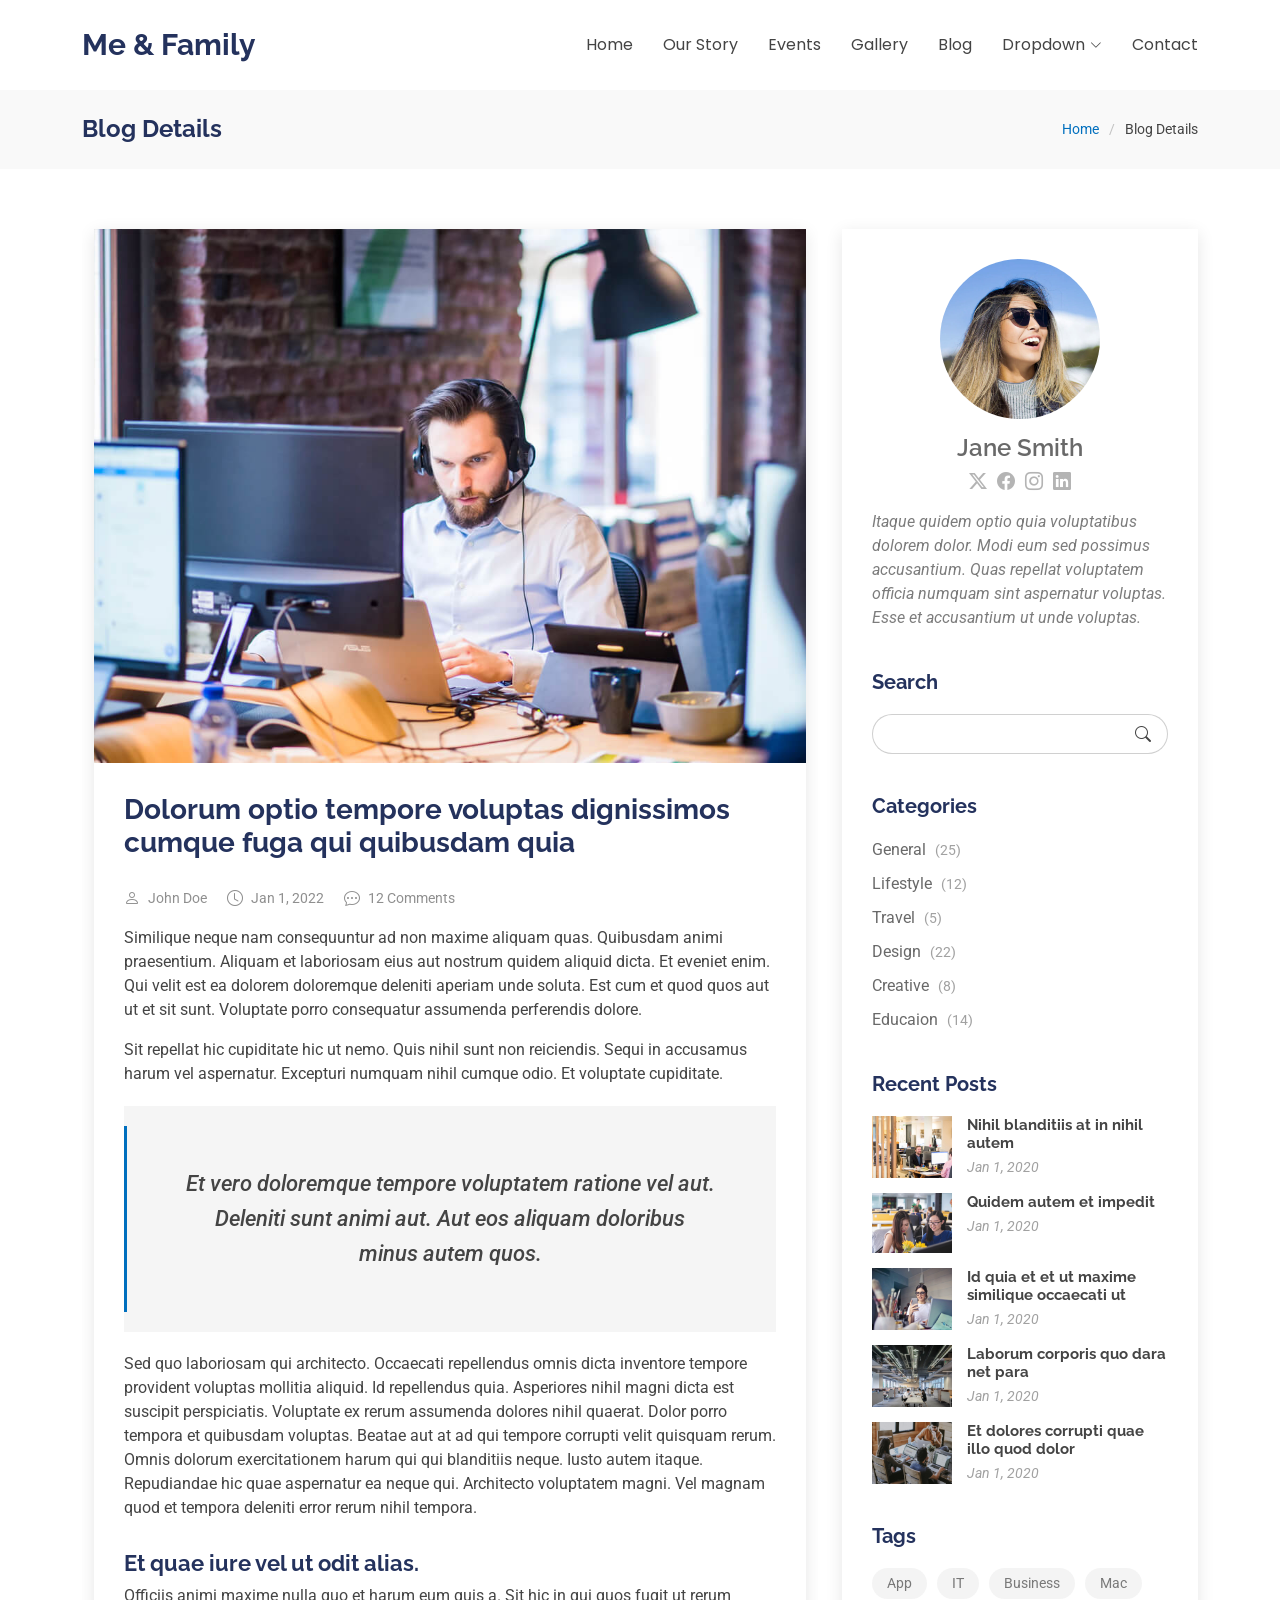
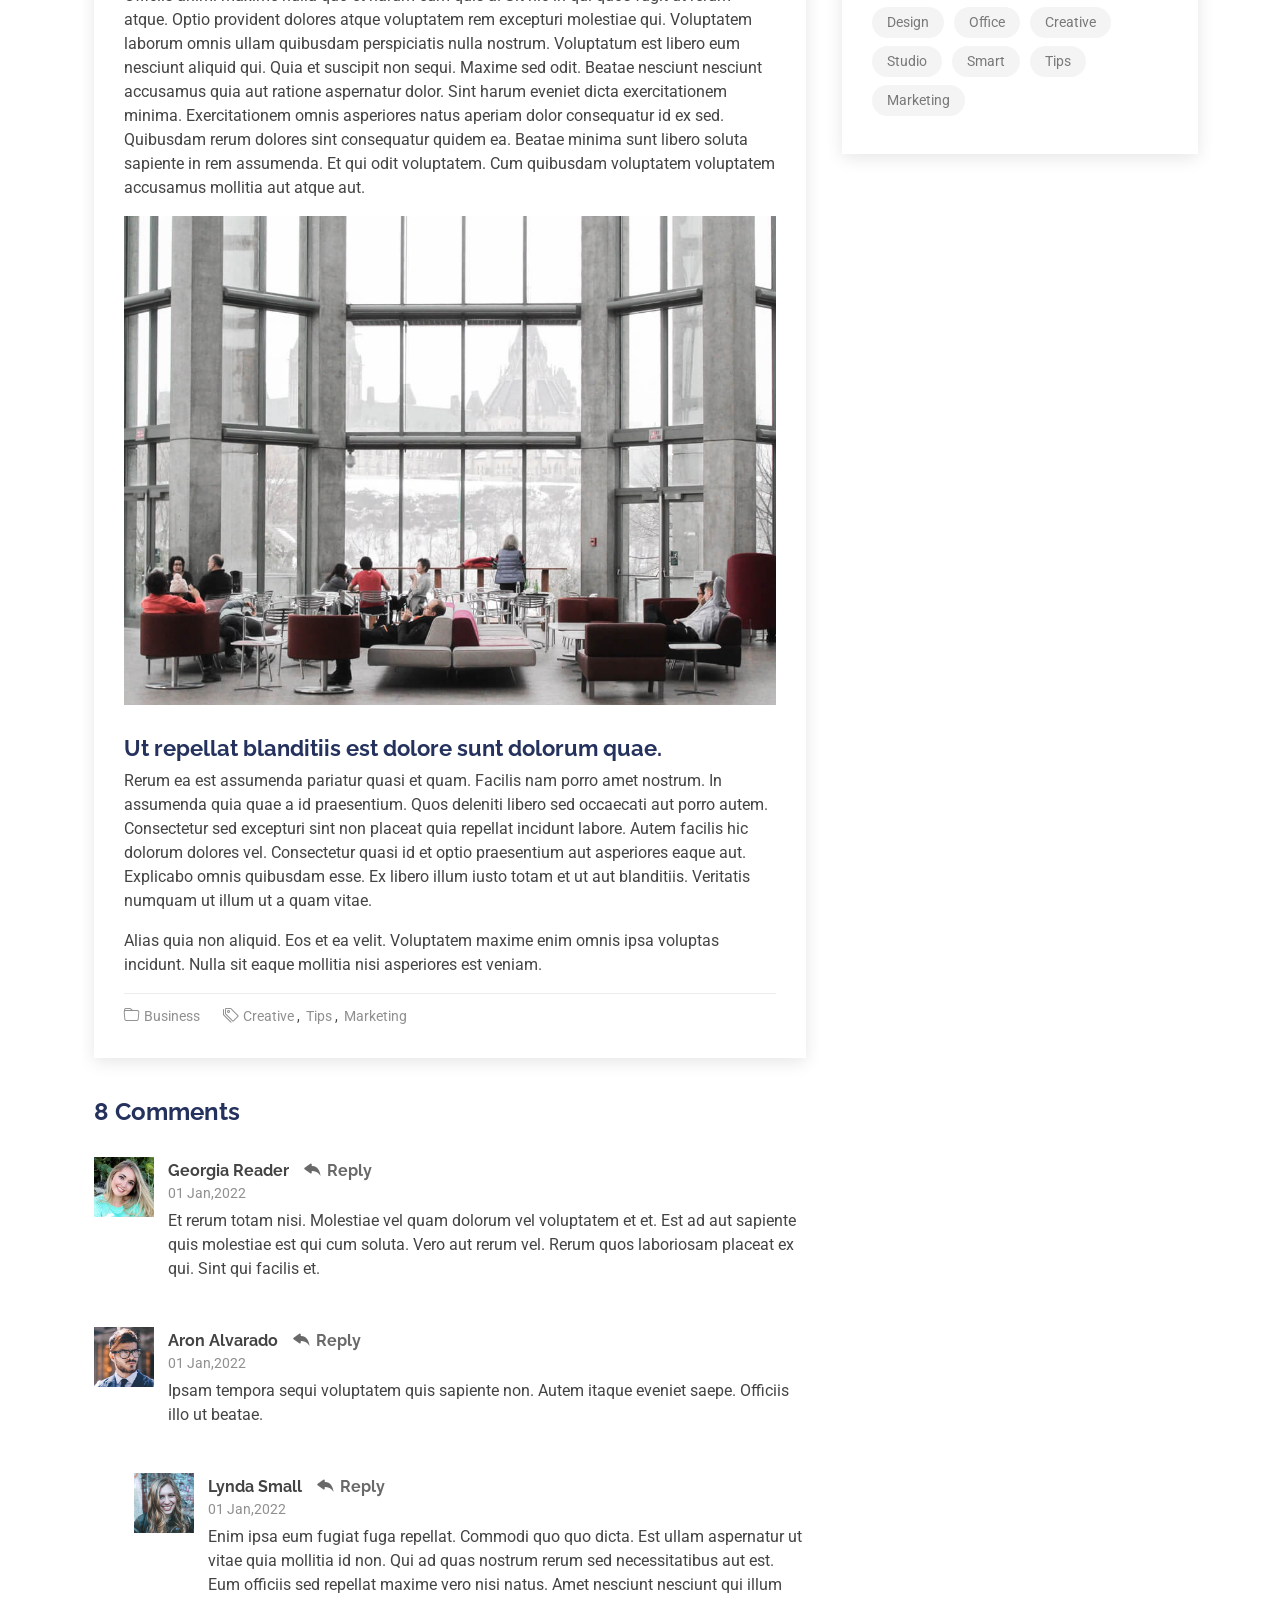
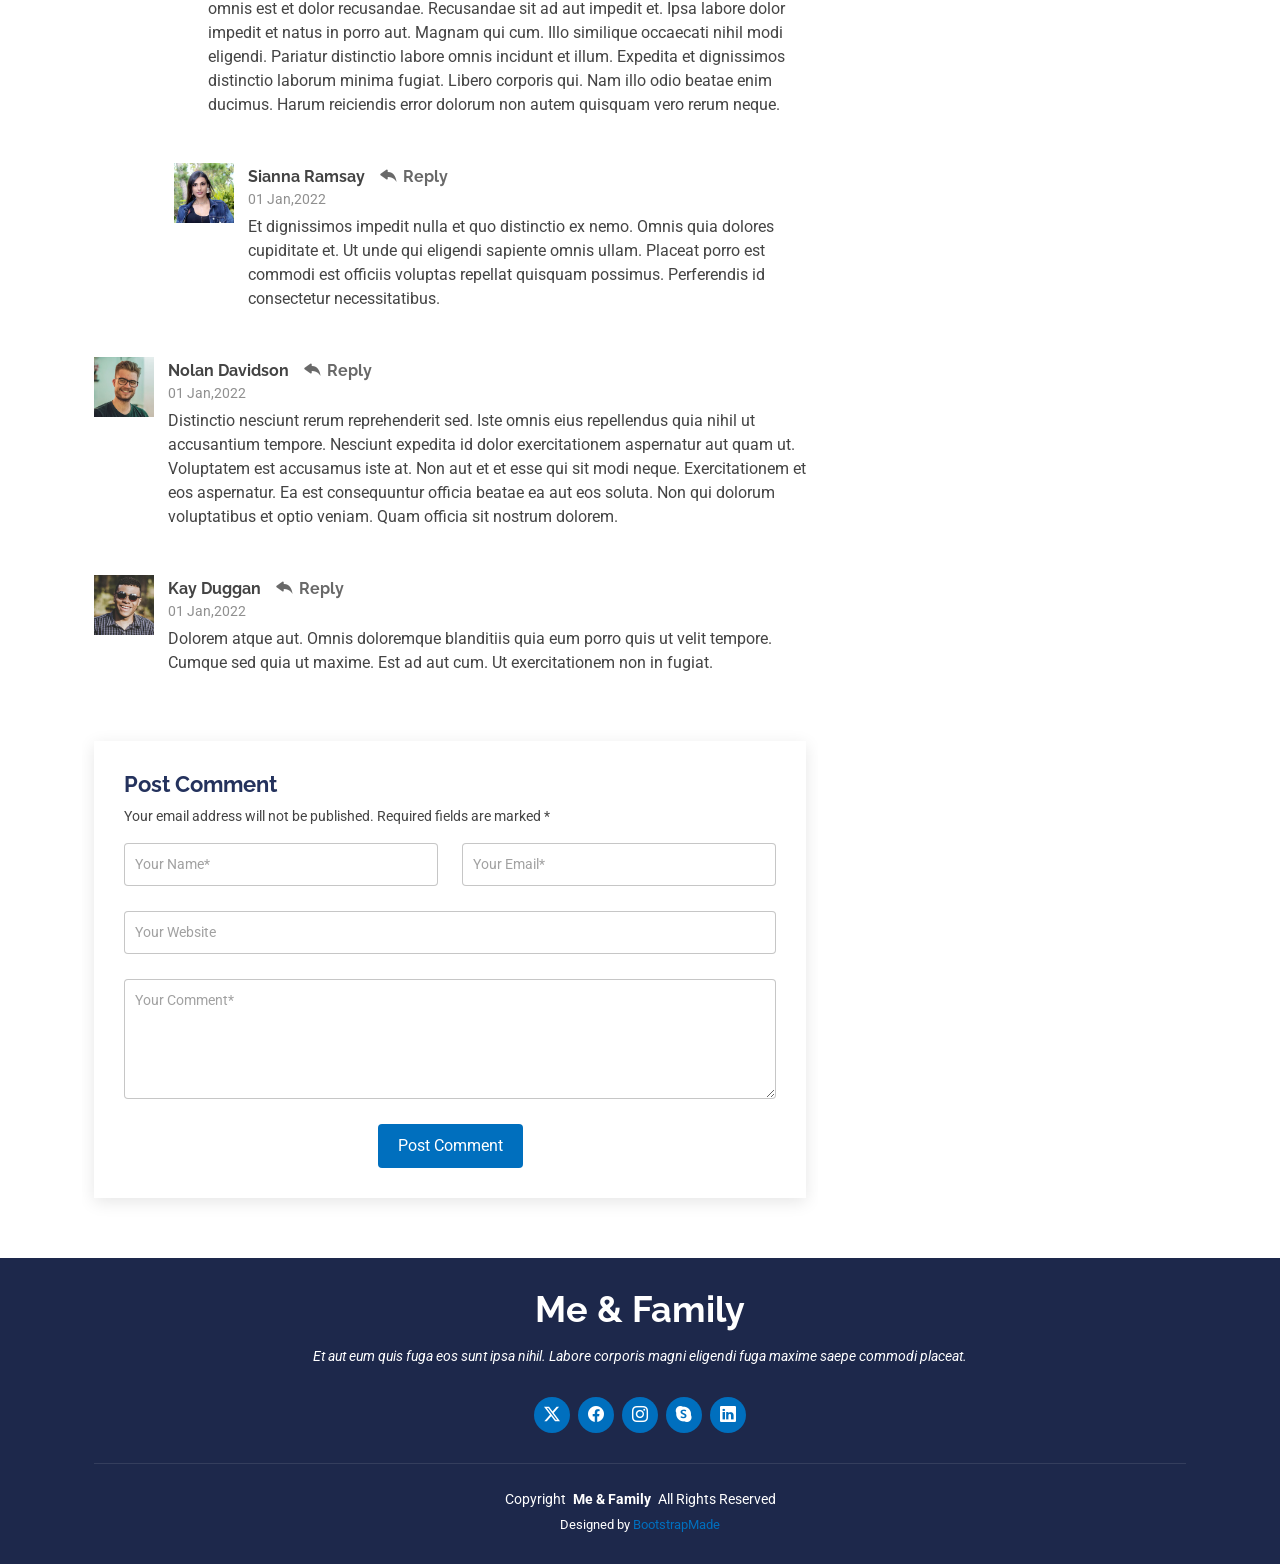
<file: blog-details.html>
<!DOCTYPE html>
<html lang="en">

<head>
  <meta charset="utf-8">
  <meta content="width=device-width, initial-scale=1.0" name="viewport">
  <title>Blog Details - MeFamily Bootstrap Template</title>
  <meta name="description" content="">
  <meta name="keywords" content="">

  <!-- Favicons -->
  <link href="assets/img/favicon.png" rel="icon">
  <link href="assets/img/apple-touch-icon.png" rel="apple-touch-icon">

  <!-- Fonts -->
  <link href="https://fonts.googleapis.com" rel="preconnect">
  <link href="https://fonts.gstatic.com" rel="preconnect" crossorigin>
  <link href="https://fonts.googleapis.com/css2?family=Roboto:ital,wght@0,100;0,300;0,400;0,500;0,700;0,900;1,100;1,300;1,400;1,500;1,700;1,900&family=Poppins:ital,wght@0,100;0,200;0,300;0,400;0,500;0,600;0,700;0,800;0,900;1,100;1,200;1,300;1,400;1,500;1,600;1,700;1,800;1,900&family=Raleway:ital,wght@0,100;0,200;0,300;0,400;0,500;0,600;0,700;0,800;0,900;1,100;1,200;1,300;1,400;1,500;1,600;1,700;1,800;1,900&display=swap" rel="stylesheet">

  <!-- Vendor CSS Files -->
  <link href="assets/vendor/bootstrap/css/bootstrap.min.css" rel="stylesheet">
  <link href="assets/vendor/bootstrap-icons/bootstrap-icons.css" rel="stylesheet">
  <link href="assets/vendor/aos/aos.css" rel="stylesheet">
  <link href="assets/vendor/swiper/swiper-bundle.min.css" rel="stylesheet">
  <link href="assets/vendor/glightbox/css/glightbox.min.css" rel="stylesheet">

  <!-- Main CSS File -->
  <link href="assets/css/main.css" rel="stylesheet">

  <!-- =======================================================
  * Template Name: MeFamily
  * Template URL: https://bootstrapmade.com/family-multipurpose-html-bootstrap-template-free/
  * Updated: Aug 07 2024 with Bootstrap v5.3.3
  * Author: BootstrapMade.com
  * License: https://bootstrapmade.com/license/
  ======================================================== -->
</head>

<body class="blog-details-page">

  <header id="header" class="header d-flex align-items-center sticky-top">
    <div class="container-fluid container-xl position-relative d-flex align-items-center justify-content-between">

      <a href="index.html" class="logo d-flex align-items-center">
        <!-- Uncomment the line below if you also wish to use an image logo -->
        <!-- <img src="assets/img/logo.png" alt=""> -->
        <h1 class="sitename">Me &amp; Family</h1>
      </a>

      <nav id="navmenu" class="navmenu">
        <ul>
          <li><a href="#hero">Home</a></li>
          <li><a href="our-story.html">Our Story</a></li>
          <li><a href="events.html">Events</a></li>
          <li><a href="gallery.html">Gallery</a></li>
          <li><a href="blog.html">Blog</a></li>
          <li class="dropdown"><a href="#"><span>Dropdown</span> <i class="bi bi-chevron-down toggle-dropdown"></i></a>
            <ul>
              <li><a href="#">Dropdown 1</a></li>
              <li class="dropdown"><a href="#"><span>Deep Dropdown</span> <i class="bi bi-chevron-down toggle-dropdown"></i></a>
                <ul>
                  <li><a href="#">Deep Dropdown 1</a></li>
                  <li><a href="#">Deep Dropdown 2</a></li>
                  <li><a href="#">Deep Dropdown 3</a></li>
                  <li><a href="#">Deep Dropdown 4</a></li>
                  <li><a href="#">Deep Dropdown 5</a></li>
                </ul>
              </li>
              <li><a href="#">Dropdown 2</a></li>
              <li><a href="#">Dropdown 3</a></li>
              <li><a href="#">Dropdown 4</a></li>
            </ul>
          </li>
          <li><a href="contact.html">Contact</a></li>
        </ul>
        <i class="mobile-nav-toggle d-xl-none bi bi-list"></i>
      </nav>

    </div>
  </header>

  <main class="main">

    <!-- Page Title -->
    <div class="page-title light-background">
      <div class="container d-lg-flex justify-content-between align-items-center">
        <h1 class="mb-2 mb-lg-0">Blog Details</h1>
        <nav class="breadcrumbs">
          <ol>
            <li><a href="index.html">Home</a></li>
            <li class="current">Blog Details</li>
          </ol>
        </nav>
      </div>
    </div><!-- End Page Title -->

    <div class="container">
      <div class="row">

        <div class="col-lg-8">

          <!-- Blog Details Section -->
          <section id="blog-details" class="blog-details section">
            <div class="container">

              <article class="article">

                <div class="post-img">
                  <img src="assets/img/blog/blog-1.jpg" alt="" class="img-fluid">
                </div>

                <h2 class="title">Dolorum optio tempore voluptas dignissimos cumque fuga qui quibusdam quia</h2>

                <div class="meta-top">
                  <ul>
                    <li class="d-flex align-items-center"><i class="bi bi-person"></i> <a href="blog-details.html">John Doe</a></li>
                    <li class="d-flex align-items-center"><i class="bi bi-clock"></i> <a href="blog-details.html"><time datetime="2020-01-01">Jan 1, 2022</time></a></li>
                    <li class="d-flex align-items-center"><i class="bi bi-chat-dots"></i> <a href="blog-details.html">12 Comments</a></li>
                  </ul>
                </div><!-- End meta top -->

                <div class="content">
                  <p>
                    Similique neque nam consequuntur ad non maxime aliquam quas. Quibusdam animi praesentium. Aliquam et laboriosam eius aut nostrum quidem aliquid dicta.
                    Et eveniet enim. Qui velit est ea dolorem doloremque deleniti aperiam unde soluta. Est cum et quod quos aut ut et sit sunt. Voluptate porro consequatur assumenda perferendis dolore.
                  </p>

                  <p>
                    Sit repellat hic cupiditate hic ut nemo. Quis nihil sunt non reiciendis. Sequi in accusamus harum vel aspernatur. Excepturi numquam nihil cumque odio. Et voluptate cupiditate.
                  </p>

                  <blockquote>
                    <p>
                      Et vero doloremque tempore voluptatem ratione vel aut. Deleniti sunt animi aut. Aut eos aliquam doloribus minus autem quos.
                    </p>
                  </blockquote>

                  <p>
                    Sed quo laboriosam qui architecto. Occaecati repellendus omnis dicta inventore tempore provident voluptas mollitia aliquid. Id repellendus quia. Asperiores nihil magni dicta est suscipit perspiciatis. Voluptate ex rerum assumenda dolores nihil quaerat.
                    Dolor porro tempora et quibusdam voluptas. Beatae aut at ad qui tempore corrupti velit quisquam rerum. Omnis dolorum exercitationem harum qui qui blanditiis neque.
                    Iusto autem itaque. Repudiandae hic quae aspernatur ea neque qui. Architecto voluptatem magni. Vel magnam quod et tempora deleniti error rerum nihil tempora.
                  </p>

                  <h3>Et quae iure vel ut odit alias.</h3>
                  <p>
                    Officiis animi maxime nulla quo et harum eum quis a. Sit hic in qui quos fugit ut rerum atque. Optio provident dolores atque voluptatem rem excepturi molestiae qui. Voluptatem laborum omnis ullam quibusdam perspiciatis nulla nostrum. Voluptatum est libero eum nesciunt aliquid qui.
                    Quia et suscipit non sequi. Maxime sed odit. Beatae nesciunt nesciunt accusamus quia aut ratione aspernatur dolor. Sint harum eveniet dicta exercitationem minima. Exercitationem omnis asperiores natus aperiam dolor consequatur id ex sed. Quibusdam rerum dolores sint consequatur quidem ea.
                    Beatae minima sunt libero soluta sapiente in rem assumenda. Et qui odit voluptatem. Cum quibusdam voluptatem voluptatem accusamus mollitia aut atque aut.
                  </p>
                  <img src="assets/img/blog/blog-inside-post.jpg" class="img-fluid" alt="">

                  <h3>Ut repellat blanditiis est dolore sunt dolorum quae.</h3>
                  <p>
                    Rerum ea est assumenda pariatur quasi et quam. Facilis nam porro amet nostrum. In assumenda quia quae a id praesentium. Quos deleniti libero sed occaecati aut porro autem. Consectetur sed excepturi sint non placeat quia repellat incidunt labore. Autem facilis hic dolorum dolores vel.
                    Consectetur quasi id et optio praesentium aut asperiores eaque aut. Explicabo omnis quibusdam esse. Ex libero illum iusto totam et ut aut blanditiis. Veritatis numquam ut illum ut a quam vitae.
                  </p>
                  <p>
                    Alias quia non aliquid. Eos et ea velit. Voluptatem maxime enim omnis ipsa voluptas incidunt. Nulla sit eaque mollitia nisi asperiores est veniam.
                  </p>

                </div><!-- End post content -->

                <div class="meta-bottom">
                  <i class="bi bi-folder"></i>
                  <ul class="cats">
                    <li><a href="#">Business</a></li>
                  </ul>

                  <i class="bi bi-tags"></i>
                  <ul class="tags">
                    <li><a href="#">Creative</a></li>
                    <li><a href="#">Tips</a></li>
                    <li><a href="#">Marketing</a></li>
                  </ul>
                </div><!-- End meta bottom -->

              </article>

            </div>
          </section><!-- /Blog Details Section -->

          <!-- Blog Comments Section -->
          <section id="blog-comments" class="blog-comments section">

            <div class="container">

              <h4 class="comments-count">8 Comments</h4>

              <div id="comment-1" class="comment">
                <div class="d-flex">
                  <div class="comment-img"><img src="assets/img/blog/comments-1.jpg" alt=""></div>
                  <div>
                    <h5><a href="">Georgia Reader</a> <a href="#" class="reply"><i class="bi bi-reply-fill"></i> Reply</a></h5>
                    <time datetime="2020-01-01">01 Jan,2022</time>
                    <p>
                      Et rerum totam nisi. Molestiae vel quam dolorum vel voluptatem et et. Est ad aut sapiente quis molestiae est qui cum soluta.
                      Vero aut rerum vel. Rerum quos laboriosam placeat ex qui. Sint qui facilis et.
                    </p>
                  </div>
                </div>
              </div><!-- End comment #1 -->

              <div id="comment-2" class="comment">
                <div class="d-flex">
                  <div class="comment-img"><img src="assets/img/blog/comments-2.jpg" alt=""></div>
                  <div>
                    <h5><a href="">Aron Alvarado</a> <a href="#" class="reply"><i class="bi bi-reply-fill"></i> Reply</a></h5>
                    <time datetime="2020-01-01">01 Jan,2022</time>
                    <p>
                      Ipsam tempora sequi voluptatem quis sapiente non. Autem itaque eveniet saepe. Officiis illo ut beatae.
                    </p>
                  </div>
                </div>

                <div id="comment-reply-1" class="comment comment-reply">
                  <div class="d-flex">
                    <div class="comment-img"><img src="assets/img/blog/comments-3.jpg" alt=""></div>
                    <div>
                      <h5><a href="">Lynda Small</a> <a href="#" class="reply"><i class="bi bi-reply-fill"></i> Reply</a></h5>
                      <time datetime="2020-01-01">01 Jan,2022</time>
                      <p>
                        Enim ipsa eum fugiat fuga repellat. Commodi quo quo dicta. Est ullam aspernatur ut vitae quia mollitia id non. Qui ad quas nostrum rerum sed necessitatibus aut est. Eum officiis sed repellat maxime vero nisi natus. Amet nesciunt nesciunt qui illum omnis est et dolor recusandae.

                        Recusandae sit ad aut impedit et. Ipsa labore dolor impedit et natus in porro aut. Magnam qui cum. Illo similique occaecati nihil modi eligendi. Pariatur distinctio labore omnis incidunt et illum. Expedita et dignissimos distinctio laborum minima fugiat.

                        Libero corporis qui. Nam illo odio beatae enim ducimus. Harum reiciendis error dolorum non autem quisquam vero rerum neque.
                      </p>
                    </div>
                  </div>

                  <div id="comment-reply-2" class="comment comment-reply">
                    <div class="d-flex">
                      <div class="comment-img"><img src="assets/img/blog/comments-4.jpg" alt=""></div>
                      <div>
                        <h5><a href="">Sianna Ramsay</a> <a href="#" class="reply"><i class="bi bi-reply-fill"></i> Reply</a></h5>
                        <time datetime="2020-01-01">01 Jan,2022</time>
                        <p>
                          Et dignissimos impedit nulla et quo distinctio ex nemo. Omnis quia dolores cupiditate et. Ut unde qui eligendi sapiente omnis ullam. Placeat porro est commodi est officiis voluptas repellat quisquam possimus. Perferendis id consectetur necessitatibus.
                        </p>
                      </div>
                    </div>

                  </div><!-- End comment reply #2-->

                </div><!-- End comment reply #1-->

              </div><!-- End comment #2-->

              <div id="comment-3" class="comment">
                <div class="d-flex">
                  <div class="comment-img"><img src="assets/img/blog/comments-5.jpg" alt=""></div>
                  <div>
                    <h5><a href="">Nolan Davidson</a> <a href="#" class="reply"><i class="bi bi-reply-fill"></i> Reply</a></h5>
                    <time datetime="2020-01-01">01 Jan,2022</time>
                    <p>
                      Distinctio nesciunt rerum reprehenderit sed. Iste omnis eius repellendus quia nihil ut accusantium tempore. Nesciunt expedita id dolor exercitationem aspernatur aut quam ut. Voluptatem est accusamus iste at.
                      Non aut et et esse qui sit modi neque. Exercitationem et eos aspernatur. Ea est consequuntur officia beatae ea aut eos soluta. Non qui dolorum voluptatibus et optio veniam. Quam officia sit nostrum dolorem.
                    </p>
                  </div>
                </div>

              </div><!-- End comment #3 -->

              <div id="comment-4" class="comment">
                <div class="d-flex">
                  <div class="comment-img"><img src="assets/img/blog/comments-6.jpg" alt=""></div>
                  <div>
                    <h5><a href="">Kay Duggan</a> <a href="#" class="reply"><i class="bi bi-reply-fill"></i> Reply</a></h5>
                    <time datetime="2020-01-01">01 Jan,2022</time>
                    <p>
                      Dolorem atque aut. Omnis doloremque blanditiis quia eum porro quis ut velit tempore. Cumque sed quia ut maxime. Est ad aut cum. Ut exercitationem non in fugiat.
                    </p>
                  </div>
                </div>

              </div><!-- End comment #4 -->

            </div>

          </section><!-- /Blog Comments Section -->

          <!-- Comment Form Section -->
          <section id="comment-form" class="comment-form section">
            <div class="container">

              <form action="">

                <h4>Post Comment</h4>
                <p>Your email address will not be published. Required fields are marked * </p>
                <div class="row">
                  <div class="col-md-6 form-group">
                    <input name="name" type="text" class="form-control" placeholder="Your Name*">
                  </div>
                  <div class="col-md-6 form-group">
                    <input name="email" type="text" class="form-control" placeholder="Your Email*">
                  </div>
                </div>
                <div class="row">
                  <div class="col form-group">
                    <input name="website" type="text" class="form-control" placeholder="Your Website">
                  </div>
                </div>
                <div class="row">
                  <div class="col form-group">
                    <textarea name="comment" class="form-control" placeholder="Your Comment*"></textarea>
                  </div>
                </div>

                <div class="text-center">
                  <button type="submit" class="btn btn-primary">Post Comment</button>
                </div>

              </form>

            </div>
          </section><!-- /Comment Form Section -->

        </div>

        <div class="col-lg-4 sidebar">

          <div class="widgets-container">

            <!-- Blog Author Widget -->
            <div class="blog-author-widget widget-item">

              <div class="d-flex flex-column align-items-center">
                <img src="assets/img/blog/blog-author.jpg" class="rounded-circle flex-shrink-0" alt="">
                <h4>Jane Smith</h4>
                <div class="social-links">
                  <a href="https://x.com/#"><i class="bi bi-twitter-x"></i></a>
                  <a href="https://facebook.com/#"><i class="bi bi-facebook"></i></a>
                  <a href="https://instagram.com/#"><i class="biu bi-instagram"></i></a>
                  <a href="https://instagram.com/#"><i class="biu bi-linkedin"></i></a>
                </div>

                <p>
                  Itaque quidem optio quia voluptatibus dolorem dolor. Modi eum sed possimus accusantium. Quas repellat voluptatem officia numquam sint aspernatur voluptas. Esse et accusantium ut unde voluptas.
                </p>

              </div>
            </div><!--/Blog Author Widget -->

            <!-- Search Widget -->
            <div class="search-widget widget-item">

              <h3 class="widget-title">Search</h3>
              <form action="">
                <input type="text">
                <button type="submit" title="Search"><i class="bi bi-search"></i></button>
              </form>

            </div><!--/Search Widget -->

            <!-- Categories Widget -->
            <div class="categories-widget widget-item">

              <h3 class="widget-title">Categories</h3>
              <ul class="mt-3">
                <li><a href="#">General <span>(25)</span></a></li>
                <li><a href="#">Lifestyle <span>(12)</span></a></li>
                <li><a href="#">Travel <span>(5)</span></a></li>
                <li><a href="#">Design <span>(22)</span></a></li>
                <li><a href="#">Creative <span>(8)</span></a></li>
                <li><a href="#">Educaion <span>(14)</span></a></li>
              </ul>

            </div><!--/Categories Widget -->

            <!-- Recent Posts Widget -->
            <div class="recent-posts-widget widget-item">

              <h3 class="widget-title">Recent Posts</h3>

              <div class="post-item">
                <img src="assets/img/blog/blog-recent-1.jpg" alt="" class="flex-shrink-0">
                <div>
                  <h4><a href="blog-details.html">Nihil blanditiis at in nihil autem</a></h4>
                  <time datetime="2020-01-01">Jan 1, 2020</time>
                </div>
              </div><!-- End recent post item-->

              <div class="post-item">
                <img src="assets/img/blog/blog-recent-2.jpg" alt="" class="flex-shrink-0">
                <div>
                  <h4><a href="blog-details.html">Quidem autem et impedit</a></h4>
                  <time datetime="2020-01-01">Jan 1, 2020</time>
                </div>
              </div><!-- End recent post item-->

              <div class="post-item">
                <img src="assets/img/blog/blog-recent-3.jpg" alt="" class="flex-shrink-0">
                <div>
                  <h4><a href="blog-details.html">Id quia et et ut maxime similique occaecati ut</a></h4>
                  <time datetime="2020-01-01">Jan 1, 2020</time>
                </div>
              </div><!-- End recent post item-->

              <div class="post-item">
                <img src="assets/img/blog/blog-recent-4.jpg" alt="" class="flex-shrink-0">
                <div>
                  <h4><a href="blog-details.html">Laborum corporis quo dara net para</a></h4>
                  <time datetime="2020-01-01">Jan 1, 2020</time>
                </div>
              </div><!-- End recent post item-->

              <div class="post-item">
                <img src="assets/img/blog/blog-recent-5.jpg" alt="" class="flex-shrink-0">
                <div>
                  <h4><a href="blog-details.html">Et dolores corrupti quae illo quod dolor</a></h4>
                  <time datetime="2020-01-01">Jan 1, 2020</time>
                </div>
              </div><!-- End recent post item-->

            </div><!--/Recent Posts Widget -->

            <!-- Tags Widget -->
            <div class="tags-widget widget-item">

              <h3 class="widget-title">Tags</h3>
              <ul>
                <li><a href="#">App</a></li>
                <li><a href="#">IT</a></li>
                <li><a href="#">Business</a></li>
                <li><a href="#">Mac</a></li>
                <li><a href="#">Design</a></li>
                <li><a href="#">Office</a></li>
                <li><a href="#">Creative</a></li>
                <li><a href="#">Studio</a></li>
                <li><a href="#">Smart</a></li>
                <li><a href="#">Tips</a></li>
                <li><a href="#">Marketing</a></li>
              </ul>

            </div><!--/Tags Widget -->

          </div>

        </div>

      </div>
    </div>

  </main>

  <footer id="footer" class="footer dark-background">
    <div class="container">
      <h3 class="sitename">Me &amp; Family</h3>
      <p>Et aut eum quis fuga eos sunt ipsa nihil. Labore corporis magni eligendi fuga maxime saepe commodi placeat.</p>
      <div class="social-links d-flex justify-content-center">
        <a href=""><i class="bi bi-twitter-x"></i></a>
        <a href=""><i class="bi bi-facebook"></i></a>
        <a href=""><i class="bi bi-instagram"></i></a>
        <a href=""><i class="bi bi-skype"></i></a>
        <a href=""><i class="bi bi-linkedin"></i></a>
      </div>
      <div class="container">
        <div class="copyright">
          <span>Copyright</span> <strong class="px-1 sitename">Me &amp; Family</strong> <span>All Rights Reserved</span>
        </div>
        <div class="credits">
          <!-- All the links in the footer should remain intact. -->
          <!-- You can delete the links only if you've purchased the pro version. -->
          <!-- Licensing information: https://bootstrapmade.com/license/ -->
          <!-- Purchase the pro version with working PHP/AJAX contact form: [buy-url] -->
          Designed by <a href="https://bootstrapmade.com/">BootstrapMade</a>
        </div>
      </div>
    </div>
  </footer>

  <!-- Scroll Top -->
  <a href="#" id="scroll-top" class="scroll-top d-flex align-items-center justify-content-center"><i class="bi bi-arrow-up-short"></i></a>

  <!-- Preloader -->
  <div id="preloader"></div>

  <!-- Vendor JS Files -->
  <script src="assets/vendor/bootstrap/js/bootstrap.bundle.min.js"></script>
  <script src="assets/vendor/php-email-form/validate.js"></script>
  <script src="assets/vendor/aos/aos.js"></script>
  <script src="assets/vendor/swiper/swiper-bundle.min.js"></script>
  <script src="assets/vendor/glightbox/js/glightbox.min.js"></script>

  <!-- Main JS File -->
  <script src="assets/js/main.js"></script>

</body>

</html>
</file>
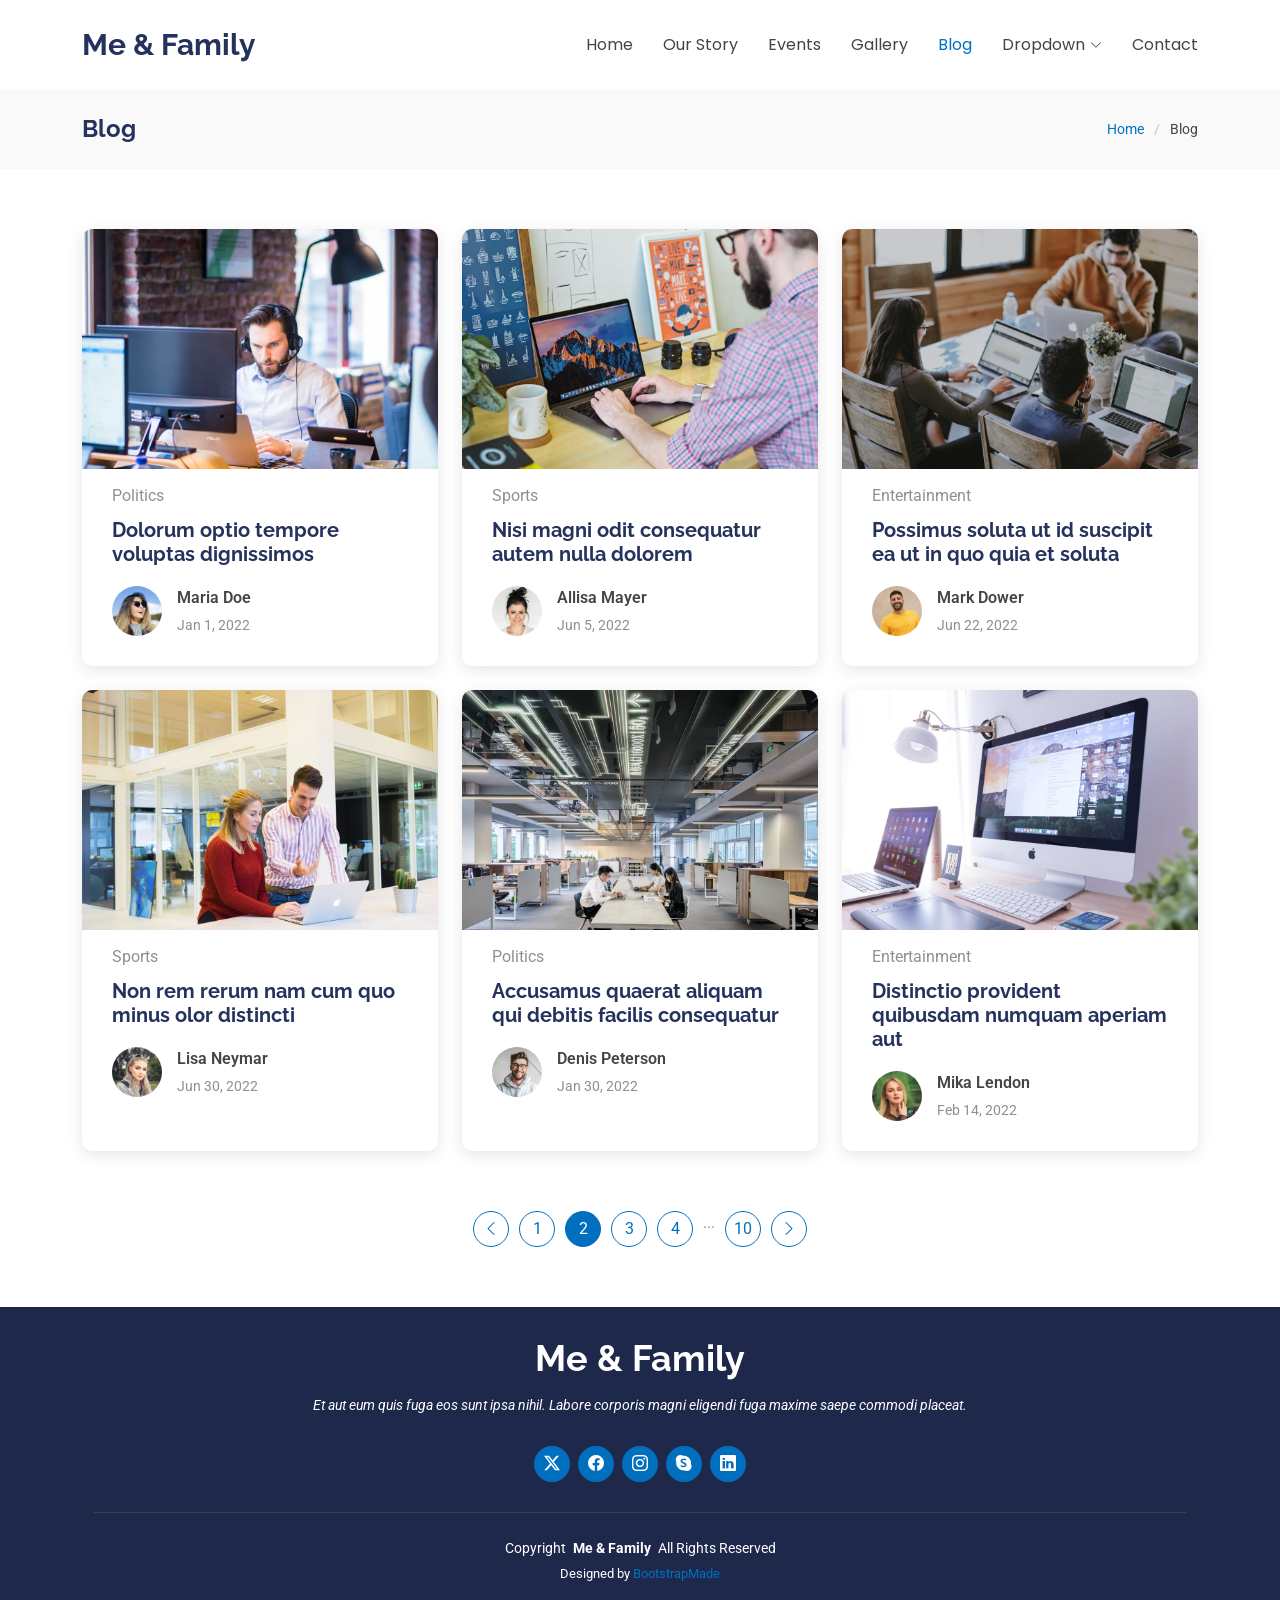
<file: blog.html>
<!DOCTYPE html>
<html lang="en">

<head>
  <meta charset="utf-8">
  <meta content="width=device-width, initial-scale=1.0" name="viewport">
  <title>Blog - MeFamily Bootstrap Template</title>
  <meta name="description" content="">
  <meta name="keywords" content="">

  <!-- Favicons -->
  <link href="assets/img/favicon.png" rel="icon">
  <link href="assets/img/apple-touch-icon.png" rel="apple-touch-icon">

  <!-- Fonts -->
  <link href="https://fonts.googleapis.com" rel="preconnect">
  <link href="https://fonts.gstatic.com" rel="preconnect" crossorigin>
  <link href="https://fonts.googleapis.com/css2?family=Roboto:ital,wght@0,100;0,300;0,400;0,500;0,700;0,900;1,100;1,300;1,400;1,500;1,700;1,900&family=Poppins:ital,wght@0,100;0,200;0,300;0,400;0,500;0,600;0,700;0,800;0,900;1,100;1,200;1,300;1,400;1,500;1,600;1,700;1,800;1,900&family=Raleway:ital,wght@0,100;0,200;0,300;0,400;0,500;0,600;0,700;0,800;0,900;1,100;1,200;1,300;1,400;1,500;1,600;1,700;1,800;1,900&display=swap" rel="stylesheet">

  <!-- Vendor CSS Files -->
  <link href="assets/vendor/bootstrap/css/bootstrap.min.css" rel="stylesheet">
  <link href="assets/vendor/bootstrap-icons/bootstrap-icons.css" rel="stylesheet">
  <link href="assets/vendor/aos/aos.css" rel="stylesheet">
  <link href="assets/vendor/swiper/swiper-bundle.min.css" rel="stylesheet">
  <link href="assets/vendor/glightbox/css/glightbox.min.css" rel="stylesheet">

  <!-- Main CSS File -->
  <link href="assets/css/main.css" rel="stylesheet">

  <!-- =======================================================
  * Template Name: MeFamily
  * Template URL: https://bootstrapmade.com/family-multipurpose-html-bootstrap-template-free/
  * Updated: Aug 07 2024 with Bootstrap v5.3.3
  * Author: BootstrapMade.com
  * License: https://bootstrapmade.com/license/
  ======================================================== -->
</head>

<body class="blog-page">

  <header id="header" class="header d-flex align-items-center sticky-top">
    <div class="container-fluid container-xl position-relative d-flex align-items-center justify-content-between">

      <a href="index.html" class="logo d-flex align-items-center">
        <!-- Uncomment the line below if you also wish to use an image logo -->
        <!-- <img src="assets/img/logo.png" alt=""> -->
        <h1 class="sitename">Me &amp; Family</h1>
      </a>

      <nav id="navmenu" class="navmenu">
        <ul>
          <li><a href="#hero">Home</a></li>
          <li><a href="our-story.html">Our Story</a></li>
          <li><a href="events.html">Events</a></li>
          <li><a href="gallery.html">Gallery</a></li>
          <li><a href="blog.html" class="active">Blog</a></li>
          <li class="dropdown"><a href="#"><span>Dropdown</span> <i class="bi bi-chevron-down toggle-dropdown"></i></a>
            <ul>
              <li><a href="#">Dropdown 1</a></li>
              <li class="dropdown"><a href="#"><span>Deep Dropdown</span> <i class="bi bi-chevron-down toggle-dropdown"></i></a>
                <ul>
                  <li><a href="#">Deep Dropdown 1</a></li>
                  <li><a href="#">Deep Dropdown 2</a></li>
                  <li><a href="#">Deep Dropdown 3</a></li>
                  <li><a href="#">Deep Dropdown 4</a></li>
                  <li><a href="#">Deep Dropdown 5</a></li>
                </ul>
              </li>
              <li><a href="#">Dropdown 2</a></li>
              <li><a href="#">Dropdown 3</a></li>
              <li><a href="#">Dropdown 4</a></li>
            </ul>
          </li>
          <li><a href="contact.html">Contact</a></li>
        </ul>
        <i class="mobile-nav-toggle d-xl-none bi bi-list"></i>
      </nav>

    </div>
  </header>

  <main class="main">

    <!-- Page Title -->
    <div class="page-title light-background">
      <div class="container d-lg-flex justify-content-between align-items-center">
        <h1 class="mb-2 mb-lg-0">Blog</h1>
        <nav class="breadcrumbs">
          <ol>
            <li><a href="index.html">Home</a></li>
            <li class="current">Blog</li>
          </ol>
        </nav>
      </div>
    </div><!-- End Page Title -->

    <!-- Blog Posts Section -->
    <section id="blog-posts" class="blog-posts section">

      <div class="container">
        <div class="row gy-4">

          <div class="col-lg-4">
            <article>

              <div class="post-img">
                <img src="assets/img/blog/blog-1.jpg" alt="" class="img-fluid">
              </div>

              <p class="post-category">Politics</p>

              <h2 class="title">
                <a href="blog-details.html">Dolorum optio tempore voluptas dignissimos</a>
              </h2>

              <div class="d-flex align-items-center">
                <img src="assets/img/blog/blog-author.jpg" alt="" class="img-fluid post-author-img flex-shrink-0">
                <div class="post-meta">
                  <p class="post-author">Maria Doe</p>
                  <p class="post-date">
                    <time datetime="2022-01-01">Jan 1, 2022</time>
                  </p>
                </div>
              </div>

            </article>
          </div><!-- End post list item -->

          <div class="col-lg-4">
            <article>

              <div class="post-img">
                <img src="assets/img/blog/blog-2.jpg" alt="" class="img-fluid">
              </div>

              <p class="post-category">Sports</p>

              <h2 class="title">
                <a href="blog-details.html">Nisi magni odit consequatur autem nulla dolorem</a>
              </h2>

              <div class="d-flex align-items-center">
                <img src="assets/img/blog/blog-author-2.jpg" alt="" class="img-fluid post-author-img flex-shrink-0">
                <div class="post-meta">
                  <p class="post-author">Allisa Mayer</p>
                  <p class="post-date">
                    <time datetime="2022-01-01">Jun 5, 2022</time>
                  </p>
                </div>
              </div>

            </article>
          </div><!-- End post list item -->

          <div class="col-lg-4">
            <article>

              <div class="post-img">
                <img src="assets/img/blog/blog-3.jpg" alt="" class="img-fluid">
              </div>

              <p class="post-category">Entertainment</p>

              <h2 class="title">
                <a href="blog-details.html">Possimus soluta ut id suscipit ea ut in quo quia et soluta</a>
              </h2>

              <div class="d-flex align-items-center">
                <img src="assets/img/blog/blog-author-3.jpg" alt="" class="img-fluid post-author-img flex-shrink-0">
                <div class="post-meta">
                  <p class="post-author">Mark Dower</p>
                  <p class="post-date">
                    <time datetime="2022-01-01">Jun 22, 2022</time>
                  </p>
                </div>
              </div>

            </article>
          </div><!-- End post list item -->

          <div class="col-lg-4">
            <article>

              <div class="post-img">
                <img src="assets/img/blog/blog-4.jpg" alt="" class="img-fluid">
              </div>

              <p class="post-category">Sports</p>

              <h2 class="title">
                <a href="blog-details.html">Non rem rerum nam cum quo minus olor distincti</a>
              </h2>

              <div class="d-flex align-items-center">
                <img src="assets/img/blog/blog-author-4.jpg" alt="" class="img-fluid post-author-img flex-shrink-0">
                <div class="post-meta">
                  <p class="post-author">Lisa Neymar</p>
                  <p class="post-date">
                    <time datetime="2022-01-01">Jun 30, 2022</time>
                  </p>
                </div>
              </div>

            </article>
          </div><!-- End post list item -->

          <div class="col-lg-4">
            <article>

              <div class="post-img">
                <img src="assets/img/blog/blog-5.jpg" alt="" class="img-fluid">
              </div>

              <p class="post-category">Politics</p>

              <h2 class="title">
                <a href="blog-details.html">Accusamus quaerat aliquam qui debitis facilis consequatur</a>
              </h2>

              <div class="d-flex align-items-center">
                <img src="assets/img/blog/blog-author-5.jpg" alt="" class="img-fluid post-author-img flex-shrink-0">
                <div class="post-meta">
                  <p class="post-author">Denis Peterson</p>
                  <p class="post-date">
                    <time datetime="2022-01-01">Jan 30, 2022</time>
                  </p>
                </div>
              </div>

            </article>
          </div><!-- End post list item -->

          <div class="col-lg-4">
            <article>

              <div class="post-img">
                <img src="assets/img/blog/blog-6.jpg" alt="" class="img-fluid">
              </div>

              <p class="post-category">Entertainment</p>

              <h2 class="title">
                <a href="blog-details.html">Distinctio provident quibusdam numquam aperiam aut</a>
              </h2>

              <div class="d-flex align-items-center">
                <img src="assets/img/blog/blog-author-6.jpg" alt="" class="img-fluid post-author-img flex-shrink-0">
                <div class="post-meta">
                  <p class="post-author">Mika Lendon</p>
                  <p class="post-date">
                    <time datetime="2022-01-01">Feb 14, 2022</time>
                  </p>
                </div>
              </div>

            </article>
          </div><!-- End post list item -->

        </div>
      </div>

    </section><!-- /Blog Posts Section -->

    <!-- Blog Pagination Section -->
    <section id="blog-pagination" class="blog-pagination section">

      <div class="container">
        <div class="d-flex justify-content-center">
          <ul>
            <li><a href="#"><i class="bi bi-chevron-left"></i></a></li>
            <li><a href="#">1</a></li>
            <li><a href="#" class="active">2</a></li>
            <li><a href="#">3</a></li>
            <li><a href="#">4</a></li>
            <li>...</li>
            <li><a href="#">10</a></li>
            <li><a href="#"><i class="bi bi-chevron-right"></i></a></li>
          </ul>
        </div>
      </div>

    </section><!-- /Blog Pagination Section -->

  </main>

  <footer id="footer" class="footer dark-background">
    <div class="container">
      <h3 class="sitename">Me &amp; Family</h3>
      <p>Et aut eum quis fuga eos sunt ipsa nihil. Labore corporis magni eligendi fuga maxime saepe commodi placeat.</p>
      <div class="social-links d-flex justify-content-center">
        <a href=""><i class="bi bi-twitter-x"></i></a>
        <a href=""><i class="bi bi-facebook"></i></a>
        <a href=""><i class="bi bi-instagram"></i></a>
        <a href=""><i class="bi bi-skype"></i></a>
        <a href=""><i class="bi bi-linkedin"></i></a>
      </div>
      <div class="container">
        <div class="copyright">
          <span>Copyright</span> <strong class="px-1 sitename">Me &amp; Family</strong> <span>All Rights Reserved</span>
        </div>
        <div class="credits">
          <!-- All the links in the footer should remain intact. -->
          <!-- You can delete the links only if you've purchased the pro version. -->
          <!-- Licensing information: https://bootstrapmade.com/license/ -->
          <!-- Purchase the pro version with working PHP/AJAX contact form: [buy-url] -->
          Designed by <a href="https://bootstrapmade.com/">BootstrapMade</a>
        </div>
      </div>
    </div>
  </footer>

  <!-- Scroll Top -->
  <a href="#" id="scroll-top" class="scroll-top d-flex align-items-center justify-content-center"><i class="bi bi-arrow-up-short"></i></a>

  <!-- Preloader -->
  <div id="preloader"></div>

  <!-- Vendor JS Files -->
  <script src="assets/vendor/bootstrap/js/bootstrap.bundle.min.js"></script>
  <script src="assets/vendor/php-email-form/validate.js"></script>
  <script src="assets/vendor/aos/aos.js"></script>
  <script src="assets/vendor/swiper/swiper-bundle.min.js"></script>
  <script src="assets/vendor/glightbox/js/glightbox.min.js"></script>

  <!-- Main JS File -->
  <script src="assets/js/main.js"></script>

</body>

</html>
</file>
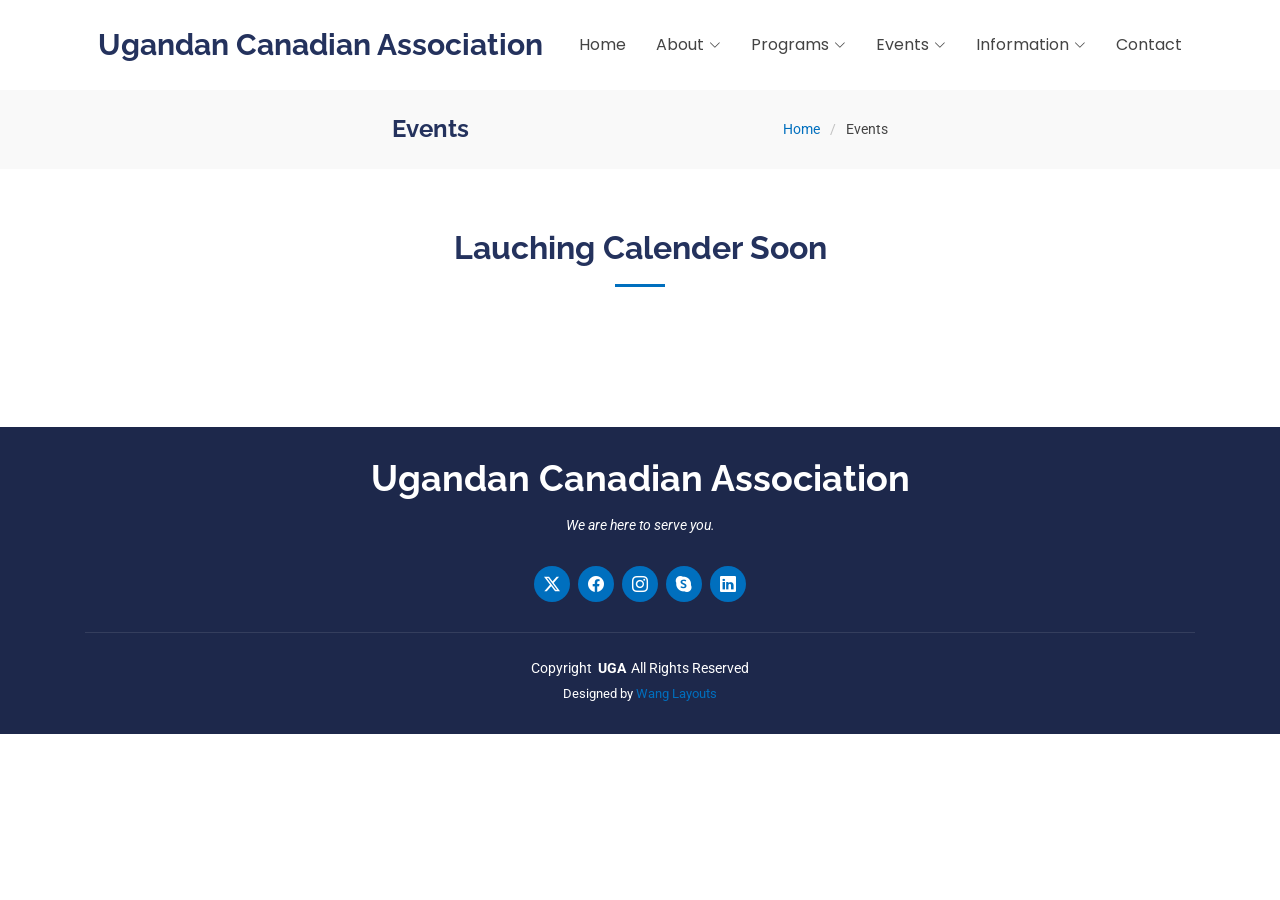
<file: calender.html>
<!DOCTYPE html>
<html lang="en">

<head>
    <meta charset="utf-8">
    <meta content="width=device-width, initial-scale=1.0" name="viewport">
    <title>Calender - Ugandan Canadian Association</title>
    <meta name="description" content="">
    <meta name="keywords" content="">

    <!-- Favicons -->
    <link rel="apple-touch-icon" sizes="180x180" href="assets/img/apple-touch-icon.png">
    <link rel="icon" type="image/png" sizes="32x32" href="assets/img/favicon-32x32.png">
    <link rel="icon" type="image/png" sizes="16x16" href="assets/img/favicon-16x16.png">
    <link rel="manifest" href="/site.webmanifest">

    <!-- Fonts -->
    <link href="https://fonts.googleapis.com" rel="preconnect">
    <link href="https://fonts.gstatic.com" rel="preconnect" crossorigin>
    <link href="https://fonts.googleapis.com/css2?family=Roboto:ital,wght@0,100;0,300;0,400;0,500;0,700;0,900;1,100;1,300;1,400;1,500;1,700;1,900&family=Poppins:ital,wght@0,100;0,200;0,300;0,400;0,500;0,600;0,700;0,800;0,900;1,100;1,200;1,300;1,400;1,500;1,600;1,700;1,800;1,900&family=Raleway:ital,wght@0,100;0,200;0,300;0,400;0,500;0,600;0,700;0,800;0,900;1,100;1,200;1,300;1,400;1,500;1,600;1,700;1,800;1,900&display=swap"
        rel="stylesheet">


    <link href="//netdna.bootstrapcdn.com/bootstrap/3.0.0/css/bootstrap.min.css" rel="stylesheet" id="bootstrap-css">
    <script src="//netdna.bootstrapcdn.com/bootstrap/3.0.0/js/bootstrap.min.js"></script>
    <script src="//code.jquery.com/jquery-1.11.1.min.js"></script>

    <!-- Vendor CSS Files -->
    <link href="assets/vendor/bootstrap/css/bootstrap.min.css" rel="stylesheet">
    <link href="assets/vendor/bootstrap-icons/bootstrap-icons.css" rel="stylesheet">
    <link href="assets/vendor/aos/aos.css" rel="stylesheet">
    <link href="assets/vendor/swiper/swiper-bundle.min.css" rel="stylesheet">
    <link href="assets/vendor/glightbox/css/glightbox.min.css" rel="stylesheet">

    <!-- Main CSS File -->
    <link href="assets/css/main.css" rel="stylesheet">

    <!-- =======================================================
  * Template Name: MeFamily
  * Template URL: https://bootstrapmade.com/family-multipurpose-html-bootstrap-template-free/
  * Updated: Aug 07 2024 with Bootstrap v5.3.3
  * Author: BootstrapMade.com
  * License: https://bootstrapmade.com/license/
  ======================================================== -->
</head>

<body class="events-page">

    <header id="header" class="header d-flex align-items-center sticky-top">
        <div class="container-fluid container-xl position-relative d-flex align-items-center justify-content-between">

            <a href="index.html" class="logo d-flex align-items-center">
                <!-- Uncomment the line below if you also wish to use an image logo -->
                <!-- <img src="assets/img/logo.png" alt=""> -->
                <h1 class="sitename">Ugandan Canadian Association</h1>
            </a>

            <nav id="navmenu" class="navmenu">
                <ul>
                    <li><a href="index.html">Home</a></li>
                    <li class="dropdown"><a href="#"><span>About</span> <i class="bi bi-chevron-down toggle-dropdown"></i></a>
                        <ul>
                            <li>
                                <a href="our-profile.html">Our Profile</a></li>
                            <li><a href="our-values.html">Our Values</a></li>
                            <li>
                                <a href="#">Code of Conduct</a></li>
                            <li><a href=" uca-regions.html ">UCA Regions</a></li>
                            <li><a href="volunteer-opportunities.html ">Volunteer Opportunities</a></li>
                            <li><a href="careers.html ">Careers</a></li>
                            <li>
                                <a href="donate.html ">Donate</a>
                            </li>
                        </ul>
                    </li>
                    <li class="dropdown "><a href="# "><span>Programs</span> <i class="bi bi-chevron-down toggle-dropdown "></i></a>
                        <ul>
                            <li><a href="womenandgender.html ">Women & Gender Affairs</a></li>
                            <li><a href="# ">Seniors Outreach</a></li>
                            <li class="dropdown "><a href="# "><span>Careers | Education & Careers</span> <i class="bi bi-chevron-down toggle-dropdown "></i></a>
                                <ul>
                                    <li><a href="# ">Business & Scholarships</a></li>
                                    <li><a href="# ">Volunteer Openings</a></li>
                                    <li><a href="# ">Job Openings</a></li>
                                    <li><a href="# ">Become a Mentor</a></li>
                                    <li><a href="# ">Find A Mentor</a></li>
                                </ul>
                            </li>
                            <li><a href="tourism-trade-Investment.html ">Tourism, Trade & Investment</a></li>

                        </ul>
                    </li>
                    <li class="dropdown "><a href="# "><span>Events</span> <i class="bi bi-chevron-down toggle-dropdown "></i></a>
                        <ul>
                            <li><a href="events.html ">Upcoming Events</a></li>
                            <li><a href="# ">Past Events</a></li>

                        </ul>
                    </li>
                    <li class="dropdown "><a href="# "><span>Information</span> <i class="bi bi-chevron-down toggle-dropdown "></i></a>
                        <ul>
                            <li><a href="# ">News & Press Releases</a></li>
                            <li><a href="# " class="active">Calender of Events</a></li>
                            <li><a href="# ">UCA Forum</a></li>
                            <li><a href="gallery.html">Photo Gallery</a></li>

                        </ul>
                    </li>
                    <li><a href="contact.html ">Contact</a></li>
                </ul>
                <i class="mobile-nav-toggle d-xl-none bi bi-list "></i>
            </nav>

        </div>
    </header>

    <main class="main ">

        <!-- Page Title -->
        <div class="page-title light-background ">
            <div class="container d-lg-flex justify-content-between align-items-center ">
                <h1 class="mb-2 mb-lg-0 ">Events</h1>
                <nav class="breadcrumbs ">
                    <ol>
                        <li><a href="index.html ">Home</a></li>
                        <li class="current ">Events</li>
                    </ol>
                </nav>
            </div>
        </div>
        <!-- End Page Title -->

        <!-- Events Title Section -->
        <section id="events " class="events section ">

            <!-- Section Title -->
            <div class="container section-title " data-aos="fade-up ">
                <h2>Lauching Calender Soon</h2>

            </div>
            <!-- End Section Title -->
        </section>


        <!-- ======= Calender Section ======= -->


        <!-- /Calender Section -->

    </main>

    <footer id="footer " class="footer dark-background ">
        <div class="container ">
            <h3 class="sitename ">Ugandan Canadian Association</h3>
            <p>We are here to serve you.</p>
            <div class="social-links d-flex justify-content-center ">
                <a href=" "><i class="bi bi-twitter-x "></i></a>
                <a href=" "><i class="bi bi-facebook "></i></a>
                <a href=" "><i class="bi bi-instagram "></i></a>
                <a href=" "><i class="bi bi-skype "></i></a>
                <a href=" "><i class="bi bi-linkedin "></i></a>
            </div>
            <div class="container ">
                <div class="copyright ">
                    <span>Copyright</span> <strong class="px-1 sitename ">UGA</strong> <span>All Rights Reserved</span>
                </div>
                <div class="credits ">

                    Designed by <a href="https://wanglayouts.com/ ">Wang Layouts</a>
                </div>
            </div>
        </div>
    </footer>

    <!-- Scroll Top -->
    <a href="# " id="scroll-top " class="scroll-top d-flex align-items-center justify-content-center "><i class="bi bi-arrow-up-short "></i></a>

    <!-- Preloader -->
    <div id="preloader "></div>

    <!-- Vendor JS Files -->
    <script src="assets/vendor/bootstrap/js/bootstrap.bundle.min.js "></script>
    <script src="assets/vendor/php-email-form/validate.js "></script>
    <script src="assets/vendor/aos/aos.js "></script>
    <script src="assets/vendor/swiper/swiper-bundle.min.js "></script>
    <script src="assets/vendor/glightbox/js/glightbox.min.js "></script>

    <!-- Main JS File -->
    <script src="assets/js/main.js "></script>


</body>

</html>
</file>
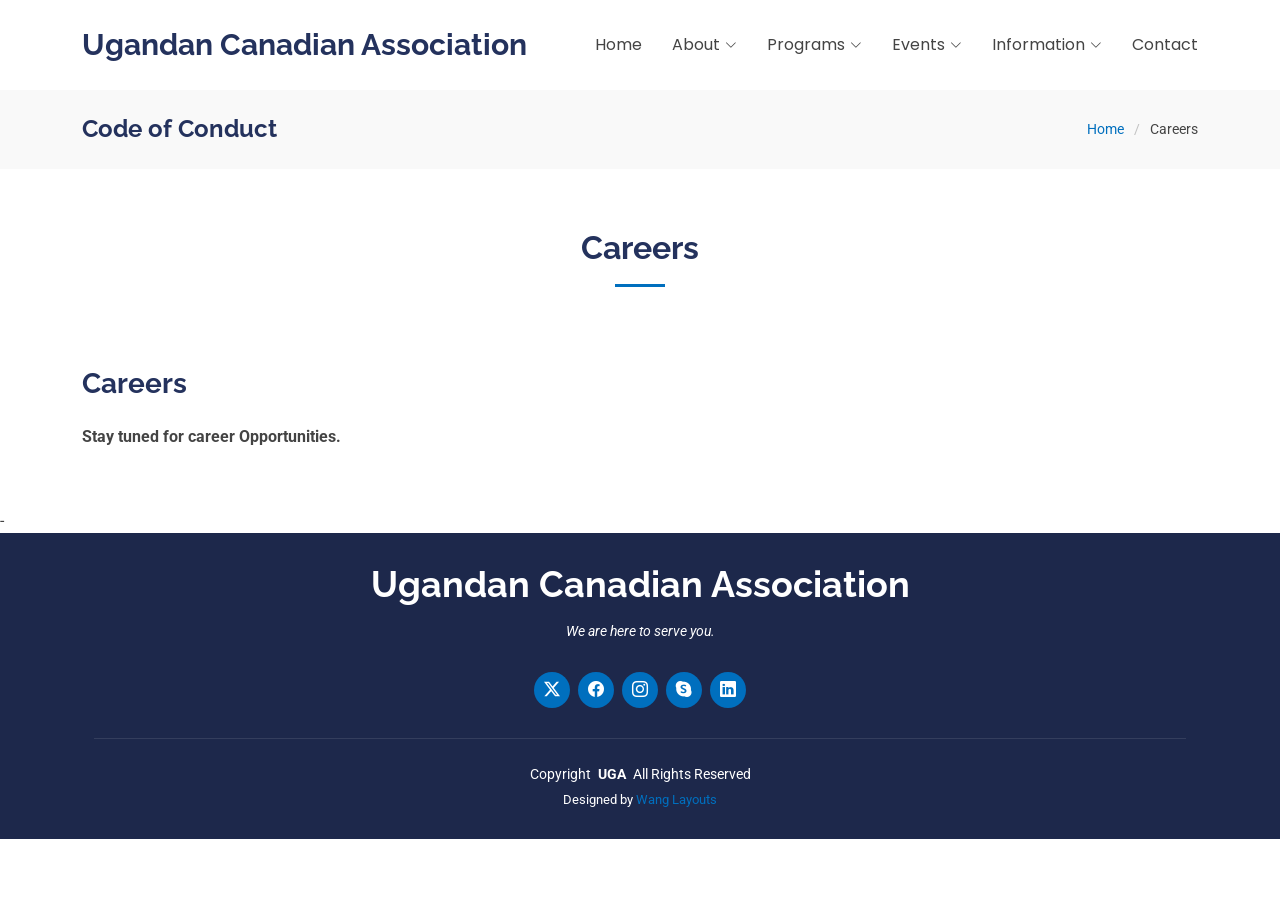
<file: careers.html>
<!DOCTYPE html>
<html lang="en">

<head>
    <meta charset="utf-8">
    <meta content="width=device-width, initial-scale=1.0" name="viewport">
    <title>Careers - Ugandan Canadian Association</title>
    <meta name="description" content="">
    <meta name="keywords" content="">

    <!-- Favicons -->
    <link rel="apple-touch-icon" sizes="180x180" href="assets/img/apple-touch-icon.png">
    <link rel="icon" type="image/png" sizes="32x32" href="assets/img/favicon-32x32.png">
    <link rel="icon" type="image/png" sizes="16x16" href="assets/img/favicon-16x16.png">
    <link rel="manifest" href="/site.webmanifest">

    <!-- Fonts -->
    <link href="https://fonts.googleapis.com" rel="preconnect">
    <link href="https://fonts.gstatic.com" rel="preconnect" crossorigin>
    <link href="https://fonts.googleapis.com/css2?family=Roboto:ital,wght@0,100;0,300;0,400;0,500;0,700;0,900;1,100;1,300;1,400;1,500;1,700;1,900&family=Poppins:ital,wght@0,100;0,200;0,300;0,400;0,500;0,600;0,700;0,800;0,900;1,100;1,200;1,300;1,400;1,500;1,600;1,700;1,800;1,900&family=Raleway:ital,wght@0,100;0,200;0,300;0,400;0,500;0,600;0,700;0,800;0,900;1,100;1,200;1,300;1,400;1,500;1,600;1,700;1,800;1,900&display=swap"
        rel="stylesheet">

    <!-- Vendor CSS Files -->
    <link href="assets/vendor/bootstrap/css/bootstrap.min.css" rel="stylesheet">
    <link href="assets/vendor/bootstrap-icons/bootstrap-icons.css" rel="stylesheet">
    <link href="assets/vendor/aos/aos.css" rel="stylesheet">
    <link href="assets/vendor/swiper/swiper-bundle.min.css" rel="stylesheet">
    <link href="assets/vendor/glightbox/css/glightbox.min.css" rel="stylesheet">

    <!-- Main CSS File -->
    <link href="assets/css/main.css" rel="stylesheet">


</head>

<body class="our-proile-page">

    <header id="header" class="header d-flex align-items-center sticky-top">
        <div class="container-fluid container-xl position-relative d-flex align-items-center justify-content-between">

            <a href="index.html" class="logo d-flex align-items-center">
                <!-- Uncomment the line below if you also wish to use an image logo -->
                <!-- <img src="assets/img/logo.png" alt=""> -->
                <h1 class="sitename">Ugandan Canadian Association</h1>
            </a>

            <nav id="navmenu" class="navmenu">
                <ul>
                    <li><a href="index.html">Home</a></li>
                    <li class="dropdown"><a href="#"><span>About</span> <i class="bi bi-chevron-down toggle-dropdown"></i></a>
                        <ul>
                            <li>
                                <a href="our-profile.html">Our Profile</a></li>
                            <li><a href="our-values.html">Our Values</a></li>
                            <li><a href="code-of-conduct.html">Code of Conduct</a></li>
                            <li>
                                <a href="uca-regions.html">UCA Regions</a></li>
                            <li>
                                <a href="volunteer-opportunities.html">Volunteer Opportunities</a></li>
                            <li>
                                <a href="#" class=" active ">Careers</a></li>
                            <li>
                                <a href="donate.html ">Donate</a>
                            </li>
                        </ul>
                    </li>
                    <li class="dropdown "><a href="# "><span>Programs</span> <i class="bi bi-chevron-down toggle-dropdown "></i></a>
                        <ul>
                            <li><a href="womenandgender.html">Women & Gender Affairs</a></li>
                            <li><a href="# ">Seniors Outreach</a></li>
                            <li class="dropdown "><a href="# "><span>Careers | Education & Careers</span> <i class="bi bi-chevron-down toggle-dropdown "></i></a>
                                <ul>
                                    <li><a href="# ">Business & Scholarships</a></li>
                                    <li><a href="# ">Volunteer Openings</a></li>
                                    <li><a href="# ">Job Openings</a></li>
                                    <li><a href="# ">Become a Mentor</a></li>
                                    <li><a href="# ">Find A Mentor</a></li>
                                </ul>
                            </li>
                            <li><a href="tourism-trade-Investment.html">Tourism, Trade & Investment</a></li>

                        </ul>
                    </li>
                    <li class="dropdown "><a href="# "><span>Events</span> <i class="bi bi-chevron-down toggle-dropdown "></i></a>
                        <ul>
                            <li><a href="events.html">Upcoming Events</a></li>
                            <li><a href="# ">Past Events</a></li>

                        </ul>
                    </li>
                    <li class="dropdown "><a href="# "><span>Information</span> <i class="bi bi-chevron-down toggle-dropdown "></i></a>
                        <ul>
                            <li><a href="# ">News & Press Releases</a></li>
                            <li><a href="# ">Calender of Events</a></li>
                            <li><a href="# ">UCA Forum</a></li>
                            <li><a href="gallery.html">Photo Gallery</a></li>

                        </ul>
                    </li>
                    <li><a href="contact.html ">Contact</a></li>
                </ul>
                <i class="mobile-nav-toggle d-xl-none bi bi-list "></i>
            </nav>

        </div>
    </header>

    <main class="main ">

        <!-- Page Title -->
        <div class="page-title light-background ">
            <div class="container d-lg-flex justify-content-between align-items-center ">
                <h1 class="mb-2 mb-lg-0 ">Code of Conduct</h1>
                <nav class="breadcrumbs ">
                    <ol>
                        <li><a href="index.html ">Home</a></li>
                        <li class="current ">Careers</li>
                    </ol>
                </nav>
            </div>
        </div>
        <!-- End Page Title -->


        <!-- About Section -->
        <section id="about " class="about section ">

            <!-- Section Title -->
            <div class="container section-title " data-aos="fade-up ">
                <h2>Careers</h2>

            </div>
            <!-- End Section Title -->

            <div class="container " data-aos="fade-up " data-aos-delay="100 ">

                <div class="row gy-4 ">

                    <div class="col-lg-12 content text-align: justify ">
                        <h3>Careers</h3>


                        <P class="pt-3 "><b>Stay tuned for career Opportunities.</b>

                        </P>
                    </div>
                </div>

            </div>

        </section>
        <!-- /About Section -->






        -

    </main>

    <footer id="footer " class="footer dark-background ">
        <div class="container ">
            <h3 class="sitename ">Ugandan Canadian Association</h3>
            <p>We are here to serve you.</p>
            <div class="social-links d-flex justify-content-center ">
                <a href=" "><i class="bi bi-twitter-x "></i></a>
                <a href=" "><i class="bi bi-facebook "></i></a>
                <a href=" "><i class="bi bi-instagram "></i></a>
                <a href=" "><i class="bi bi-skype "></i></a>
                <a href=" "><i class="bi bi-linkedin "></i></a>
            </div>
            <div class="container ">
                <div class="copyright ">
                    <span>Copyright</span> <strong class="px-1 sitename ">UGA</strong> <span>All Rights Reserved</span>
                </div>
                <div class="credits ">

                    Designed by <a href="https://wanglayouts.com/ ">Wang Layouts</a>
                </div>
            </div>
        </div>
    </footer>

    <!-- Scroll Top -->
    <a href="# " id="scroll-top " class="scroll-top d-flex align-items-center justify-content-center "><i class="bi bi-arrow-up-short "></i></a>

    <!-- Preloader -->
    <div id="preloader "></div>

    <!-- Vendor JS Files -->
    <script src="assets/vendor/bootstrap/js/bootstrap.bundle.min.js "></script>
    <script src="assets/vendor/php-email-form/validate.js "></script>
    <script src="assets/vendor/aos/aos.js "></script>
    <script src="assets/vendor/swiper/swiper-bundle.min.js "></script>
    <script src="assets/vendor/glightbox/js/glightbox.min.js "></script>

    <!-- Main JS File -->
    <script src="assets/js/main.js "></script>

</body>

</html>
</file>
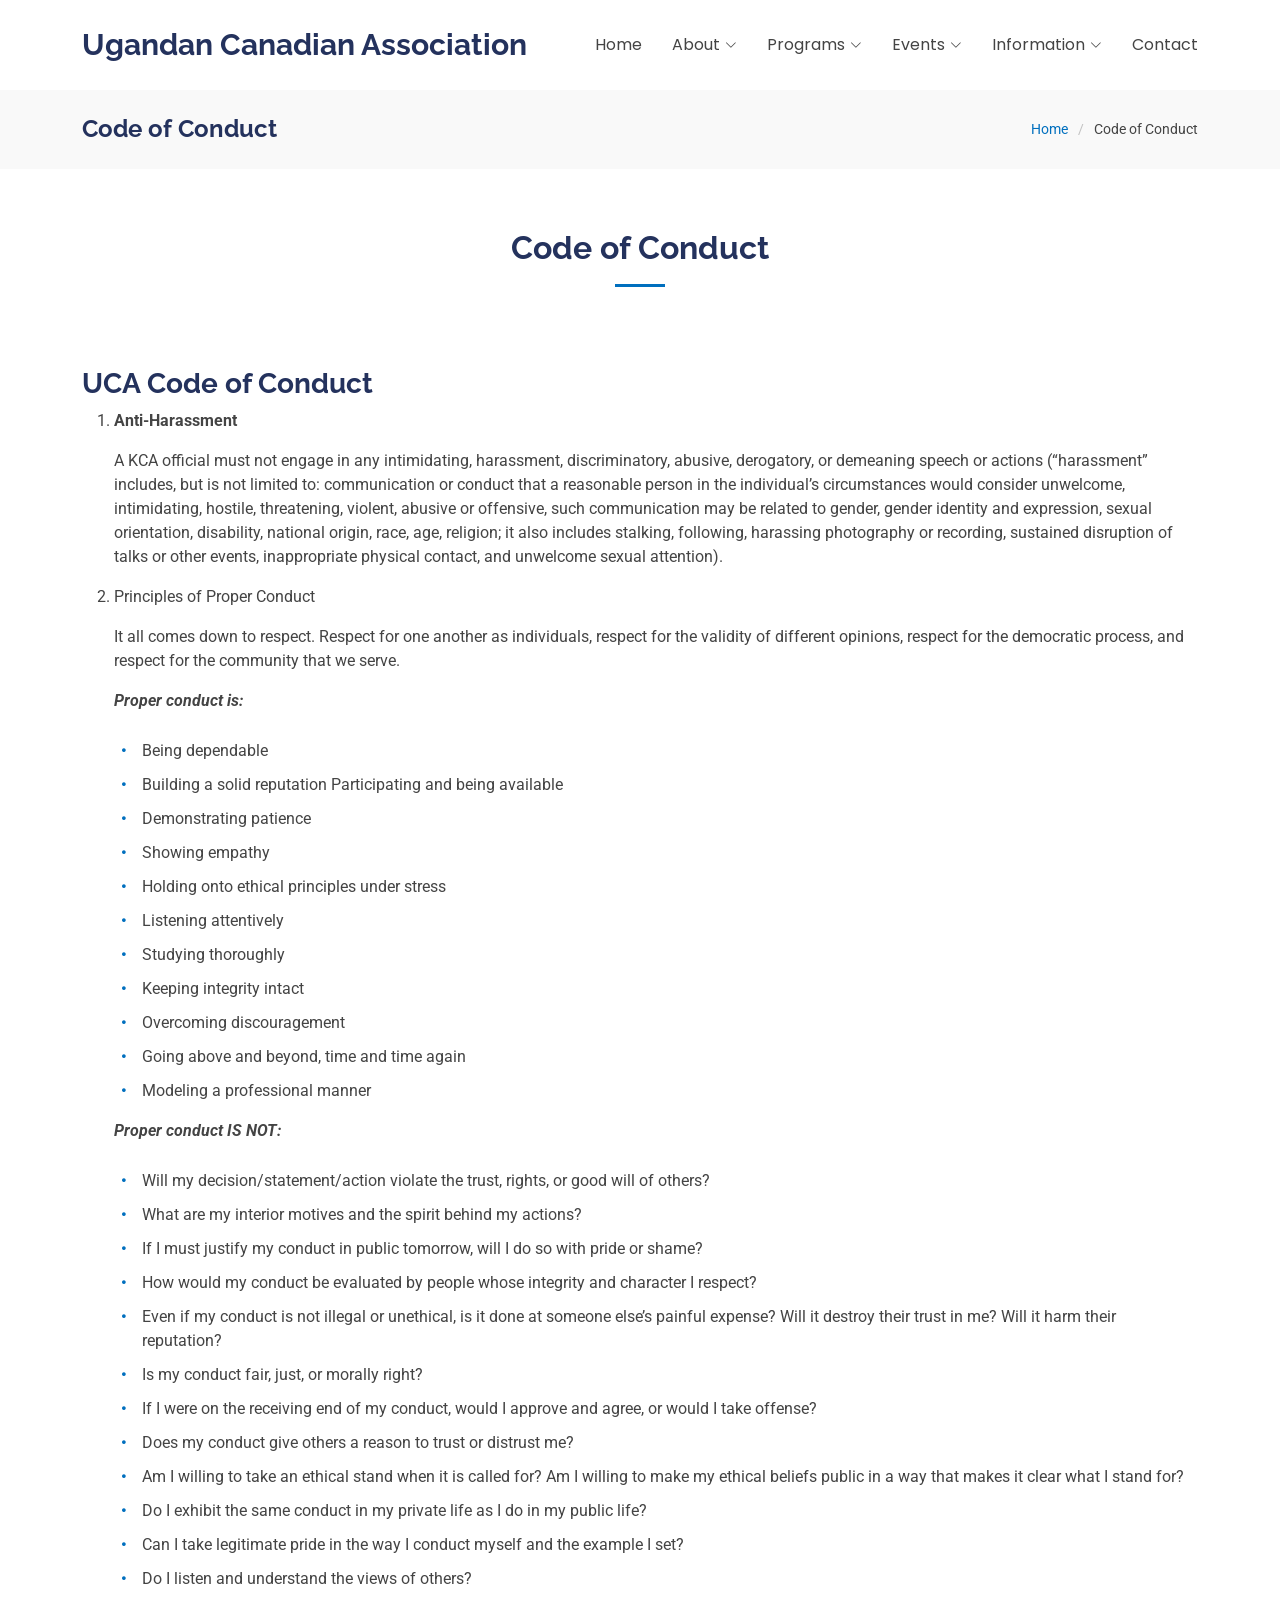
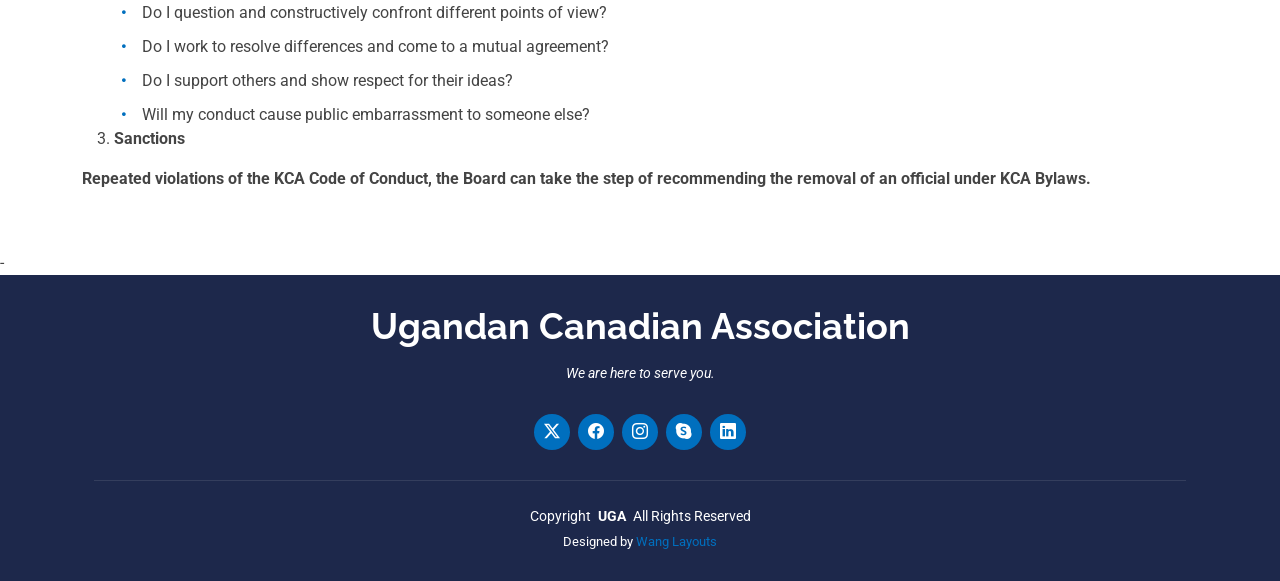
<file: code-of-conduct.html>
<!DOCTYPE html>
<html lang="en">

<head>
    <meta charset="utf-8">
    <meta content="width=device-width, initial-scale=1.0" name="viewport">
    <title>Code of Conduct - Ugandan Canadian Association</title>
    <meta name="description" content="">
    <meta name="keywords" content="">

    <!-- Favicons -->
    <link rel="apple-touch-icon" sizes="180x180" href="assets/img/apple-touch-icon.png">
    <link rel="icon" type="image/png" sizes="32x32" href="assets/img/favicon-32x32.png">
    <link rel="icon" type="image/png" sizes="16x16" href="assets/img/favicon-16x16.png">
    <link rel="manifest" href="/site.webmanifest">

    <!-- Fonts -->
    <link href="https://fonts.googleapis.com" rel="preconnect">
    <link href="https://fonts.gstatic.com" rel="preconnect" crossorigin>
    <link href="https://fonts.googleapis.com/css2?family=Roboto:ital,wght@0,100;0,300;0,400;0,500;0,700;0,900;1,100;1,300;1,400;1,500;1,700;1,900&family=Poppins:ital,wght@0,100;0,200;0,300;0,400;0,500;0,600;0,700;0,800;0,900;1,100;1,200;1,300;1,400;1,500;1,600;1,700;1,800;1,900&family=Raleway:ital,wght@0,100;0,200;0,300;0,400;0,500;0,600;0,700;0,800;0,900;1,100;1,200;1,300;1,400;1,500;1,600;1,700;1,800;1,900&display=swap"
        rel="stylesheet">

    <!-- Vendor CSS Files -->
    <link href="assets/vendor/bootstrap/css/bootstrap.min.css" rel="stylesheet">
    <link href="assets/vendor/bootstrap-icons/bootstrap-icons.css" rel="stylesheet">
    <link href="assets/vendor/aos/aos.css" rel="stylesheet">
    <link href="assets/vendor/swiper/swiper-bundle.min.css" rel="stylesheet">
    <link href="assets/vendor/glightbox/css/glightbox.min.css" rel="stylesheet">

    <!-- Main CSS File -->
    <link href="assets/css/main.css" rel="stylesheet">


</head>

<body class="our-proile-page">

    <header id="header" class="header d-flex align-items-center sticky-top">
        <div class="container-fluid container-xl position-relative d-flex align-items-center justify-content-between">

            <a href="index.html" class="logo d-flex align-items-center">
                <!-- Uncomment the line below if you also wish to use an image logo -->
                <!-- <img src="assets/img/logo.png" alt=""> -->
                <h1 class="sitename">Ugandan Canadian Association</h1>
            </a>

            <nav id="navmenu" class="navmenu">
                <ul>
                    <li><a href="index.html">Home</a></li>
                    <li class="dropdown"><a href="#"><span>About</span> <i class="bi bi-chevron-down toggle-dropdown"></i></a>
                        <ul>
                            <li>
                                <a href="our-profile.html">Our Profile</a></li>
                            <li><a href="our-values.html">Our Values</a></li>
                            <li><a href="# " class="active">Code of Conduct</a></li>
                            <li><a href="uca-regions.html">UCA Regions</a></li>
                            <li><a href="volunteer-opportunities.html">Volunteer Opportunities</a></li>
                            <li><a href="careers.html">Careers</a></li>
                            <li>
                                <a href="donate.html">Donate</a>
                            </li>
                        </ul>
                    </li>
                    <li class="dropdown "><a href="# "><span>Programs</span> <i class="bi bi-chevron-down toggle-dropdown "></i></a>
                        <ul>
                            <li><a href="womenandgender.html">Women & Gender Affairs</a></li>
                            <li><a href="# ">Seniors Outreach</a></li>
                            <li class="dropdown "><a href="# "><span>Careers | Education & Careers</span> <i class="bi bi-chevron-down toggle-dropdown "></i></a>
                                <ul>
                                    <li><a href="# ">Business & Scholarships</a></li>
                                    <li><a href="# ">Volunteer Openings</a></li>
                                    <li><a href="# ">Job Openings</a></li>
                                    <li><a href="# ">Become a Mentor</a></li>
                                    <li><a href="# ">Find A Mentor</a></li>
                                </ul>
                            </li>
                            <li><a href="tourism-trade-Investment.html">Tourism, Trade & Investment</a></li>

                        </ul>
                    </li>
                    <li class="dropdown "><a href="# "><span>Events</span> <i class="bi bi-chevron-down toggle-dropdown "></i></a>
                        <ul>
                            <li><a href="events.html">Upcoming Events</a></li>
                            <li><a href="# ">Past Events</a></li>

                        </ul>
                    </li>
                    <li class="dropdown "><a href="# "><span>Information</span> <i class="bi bi-chevron-down toggle-dropdown "></i></a>
                        <ul>
                            <li><a href="# ">News & Press Releases</a></li>
                            <li><a href="# ">Calender of Events</a></li>
                            <li><a href="# ">UCA Forum</a></li>
                            <li><a href="gallery.html">Photo Gallery</a></li>

                        </ul>
                    </li>
                    <li><a href="contact.html ">Contact</a></li>
                </ul>
                <i class="mobile-nav-toggle d-xl-none bi bi-list "></i>
            </nav>

        </div>
    </header>

    <main class="main ">

        <!-- Page Title -->
        <div class="page-title light-background ">
            <div class="container d-lg-flex justify-content-between align-items-center ">
                <h1 class="mb-2 mb-lg-0 ">Code of Conduct</h1>
                <nav class="breadcrumbs ">
                    <ol>
                        <li><a href="index.html ">Home</a></li>
                        <li class="current ">Code of Conduct</li>
                    </ol>
                </nav>
            </div>
        </div>
        <!-- End Page Title -->


        <!-- About Section -->
        <section id="about " class="about section ">

            <!-- Section Title -->
            <div class="container section-title " data-aos="fade-up ">
                <h2>Code of Conduct</h2>

            </div>
            <!-- End Section Title -->

            <div class="container " data-aos="fade-up " data-aos-delay="100 ">

                <div class="row gy-4 ">

                    <div class="col-lg-12 content text-align: justify ">
                        <h3>UCA Code of Conduct</h3>


                        <ol>
                            <li><i class=" "></i><span><b>Anti-Harassment</b>
</span></li>
                            <P class="pt-3 ">A KCA official must not engage in any intimidating, harassment, discriminatory, abusive, derogatory, or demeaning speech or actions (“harassment” includes, but is not limited to: communication or conduct that a reasonable person
                                in the individual’s circumstances would consider unwelcome, intimidating, hostile, threatening, violent, abusive or offensive, such communication may be related to gender, gender identity and expression, sexual orientation,
                                disability, national origin, race, age, religion; it also includes stalking, following, harassing photography or recording, sustained disruption of talks or other events, inappropriate physical contact, and unwelcome sexual
                                attention).

                            </P>
                            <li><i class=" "></i><span>Principles of Proper Conduct</span></li>
                            <P class="pt-3 ">It all comes down to respect. Respect for one another as individuals, respect for the validity of different opinions, respect for the democratic process, and respect for the community that we serve.
                            </P>


                            <p>
                                <i><b>Proper conduct is:</b></i></p>


                            <ul>
                                <li><i class="bi bi-dot "></i>Being dependable </li>
                                <li><i class="bi bi-dot "></i>Building a solid reputation Participating and being available </li>
                                <li><i class="bi bi-dot "></i>Demonstrating patience </li>
                                <li><i class="bi bi-dot "></i>Showing empathy </li>
                                <li><i class="bi bi-dot "></i>Holding onto ethical principles under stress </li>
                                <li><i class="bi bi-dot "></i>Listening attentively
                                </li>
                                <li><i class="bi bi-dot "></i>Studying thoroughly </li>
                                <li><i class="bi bi-dot "></i>Keeping integrity intact </li>
                                <li><i class="bi bi-dot "></i>Overcoming discouragement </li>
                                <li><i class="bi bi-dot "></i>Going above and beyond, time and time again </li>
                                <li><i class="bi bi-dot "></i>Modeling a professional manner </li>
                            </ul>

                            <p class="pt-3 ">
                                <i><b>Proper conduct IS NOT:</b></i></p>


                            <ul>
                                <li><i class="bi bi-dot "></i>Will my decision/statement/action violate the trust, rights, or good will of others?</li>
                                <li><i class="bi bi-dot "></i>What are my interior motives and the spirit behind my actions? </li>
                                <li><i class="bi bi-dot "></i>If I must justify my conduct in public tomorrow, will I do so with pride or shame?</li>
                                <li><i class="bi bi-dot "></i>How would my conduct be evaluated by people whose integrity and character I respect?</li>
                                <li><i class="bi bi-dot "></i>Even if my conduct is not illegal or unethical, is it done at someone else’s painful expense? Will it destroy their trust in me? Will it harm their reputation?</li>
                                <li><i class="bi bi-dot "></i>Is my conduct fair, just, or morally right?
                                </li>
                                <li><i class="bi bi-dot "></i>If I were on the receiving end of my conduct, would I approve and agree, or would I take offense?
                                </li>
                                <li><i class="bi bi-dot "></i>Does my conduct give others a reason to trust or distrust me?
                                    <li><i class="bi bi-dot "></i>Am I willing to take an ethical stand when it is called for? Am I willing to make my ethical beliefs public in a way that makes it clear what I stand for?
                                    </li>
                                    <li><i class="bi bi-dot "></i>Do I exhibit the same conduct in my private life as I do in my public life?
                                    </li>
                                    <li><i class="bi bi-dot "></i>Can I take legitimate pride in the way I conduct myself and the example I set?
                                    </li>
                                    <li><i class="bi bi-dot "></i>Do I listen and understand the views of others?
                                        <li><i class="bi bi-dot "></i>Do I question and constructively confront different points of view?
                                        </li>
                                        <li><i class="bi bi-dot "></i>Do I work to resolve differences and come to a mutual agreement?
                                        </li>
                                        <li><i class="bi bi-dot "></i>Do I support others and show respect for their ideas?
                                        </li>
                                        <li><i class="bi bi-dot "></i>Will my conduct cause public embarrassment to someone else?
                                        </li>

                            </ul>

                            <li><i class=" "></i><span><b>Sanctions</b></span></li>

                        </ol>




                        <p><strong>Repeated violations of the KCA Code of Conduct, the Board can take the step of recommending the removal of an official under KCA Bylaws.</strong> </p>
                    </div>
                </div>

            </div>

        </section>
        <!-- /About Section -->






        -

    </main>

    <footer id="footer " class="footer dark-background ">
        <div class="container ">
            <h3 class="sitename ">Ugandan Canadian Association</h3>
            <p>We are here to serve you.</p>
            <div class="social-links d-flex justify-content-center ">
                <a href=" "><i class="bi bi-twitter-x "></i></a>
                <a href=" "><i class="bi bi-facebook "></i></a>
                <a href=" "><i class="bi bi-instagram "></i></a>
                <a href=" "><i class="bi bi-skype "></i></a>
                <a href=" "><i class="bi bi-linkedin "></i></a>
            </div>
            <div class="container ">
                <div class="copyright ">
                    <span>Copyright</span> <strong class="px-1 sitename ">UGA</strong> <span>All Rights Reserved</span>
                </div>
                <div class="credits ">

                    Designed by <a href="https://wanglayouts.com/ ">Wang Layouts</a>
                </div>
            </div>
        </div>
    </footer>

    <!-- Scroll Top -->
    <a href="# " id="scroll-top " class="scroll-top d-flex align-items-center justify-content-center "><i class="bi bi-arrow-up-short "></i></a>

    <!-- Preloader -->
    <div id="preloader "></div>

    <!-- Vendor JS Files -->
    <script src="assets/vendor/bootstrap/js/bootstrap.bundle.min.js "></script>
    <script src="assets/vendor/php-email-form/validate.js "></script>
    <script src="assets/vendor/aos/aos.js "></script>
    <script src="assets/vendor/swiper/swiper-bundle.min.js "></script>
    <script src="assets/vendor/glightbox/js/glightbox.min.js "></script>

    <!-- Main JS File -->
    <script src="assets/js/main.js "></script>

</body>

</html>
</file>
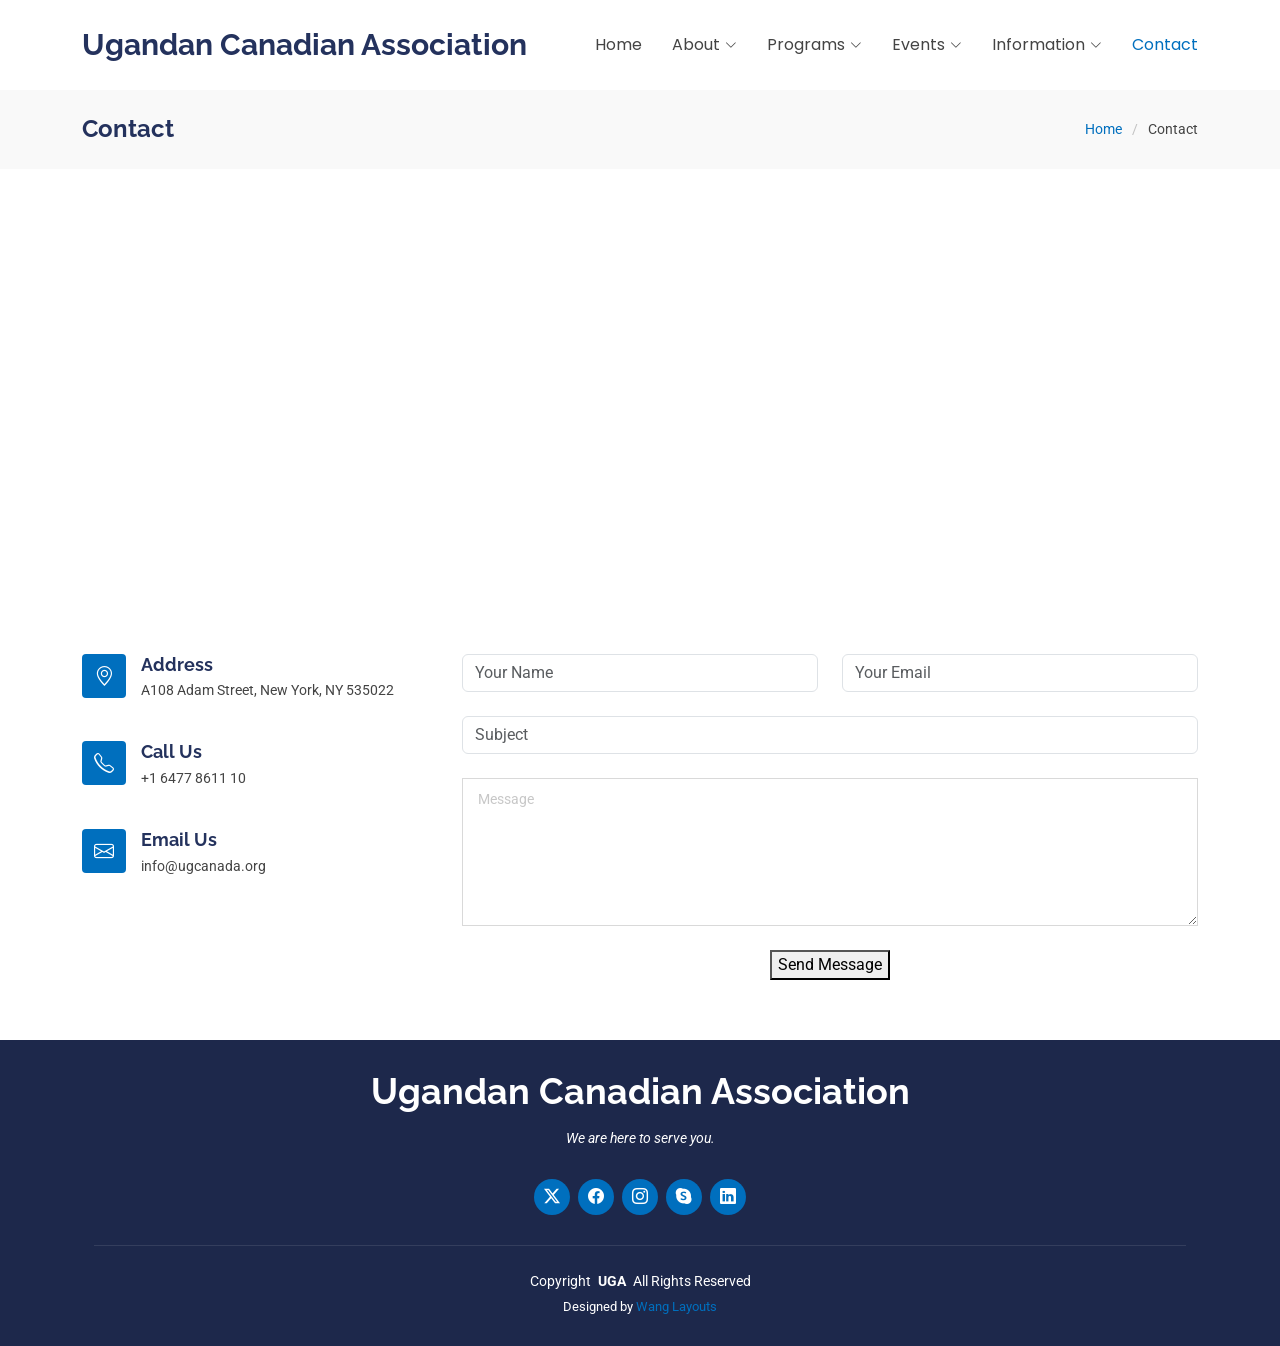
<file: contact.html>
<!DOCTYPE html>
<html lang="en">

<head>
    <meta charset="utf-8">
    <meta content="width=device-width, initial-scale=1.0" name="viewport">
    <title>Gallery - Ugandan Canadian Association</title>
    <meta name="description" content="">
    <meta name="keywords" content="">

    <!-- Favicons -->
    <link rel="apple-touch-icon" sizes="180x180" href="assets/img/apple-touch-icon.png">
    <link rel="icon" type="image/png" sizes="32x32" href="assets/img/favicon-32x32.png">
    <link rel="icon" type="image/png" sizes="16x16" href="assets/img/favicon-16x16.png">
    <link rel="manifest" href="/site.webmanifest">

    <!-- Fonts -->
    <link href="https://fonts.googleapis.com" rel="preconnect">
    <link href="https://fonts.gstatic.com" rel="preconnect" crossorigin>
    <link href="https://fonts.googleapis.com/css2?family=Roboto:ital,wght@0,100;0,300;0,400;0,500;0,700;0,900;1,100;1,300;1,400;1,500;1,700;1,900&family=Poppins:ital,wght@0,100;0,200;0,300;0,400;0,500;0,600;0,700;0,800;0,900;1,100;1,200;1,300;1,400;1,500;1,600;1,700;1,800;1,900&family=Raleway:ital,wght@0,100;0,200;0,300;0,400;0,500;0,600;0,700;0,800;0,900;1,100;1,200;1,300;1,400;1,500;1,600;1,700;1,800;1,900&display=swap"
        rel="stylesheet">

    <!-- Vendor CSS Files -->
    <link href="assets/vendor/bootstrap/css/bootstrap.min.css" rel="stylesheet">
    <link href="assets/vendor/bootstrap-icons/bootstrap-icons.css" rel="stylesheet">
    <link href="assets/vendor/aos/aos.css" rel="stylesheet">
    <link href="assets/vendor/swiper/swiper-bundle.min.css" rel="stylesheet">
    <link href="assets/vendor/glightbox/css/glightbox.min.css" rel="stylesheet">

    <!-- Main CSS File -->
    <link href="assets/css/main.css" rel="stylesheet">

    <!-- =======================================================
  * Template Name: MeFamily
  * Template URL: https://bootstrapmade.com/family-multipurpose-html-bootstrap-template-free/
  * Updated: Aug 07 2024 with Bootstrap v5.3.3
  * Author: BootstrapMade.com
  * License: https://bootstrapmade.com/license/
  ======================================================== -->
</head>

<body class="gallery-page">

    <header id="header" class="header d-flex align-items-center sticky-top">
        <div class="container-fluid container-xl position-relative d-flex align-items-center justify-content-between">

            <a href="index.html" class="logo d-flex align-items-center">
                <!-- Uncomment the line below if you also wish to use an image logo -->
                <!-- <img src="assets/img/logo.png" alt=""> -->
                <h1 class="sitename">Ugandan Canadian Association</h1>
            </a>

            <nav id="navmenu" class="navmenu">
                <ul>
                    <li><a href="index.html">Home</a></li>
                    <li class="dropdown"><a href="#"><span>About</span> <i class="bi bi-chevron-down toggle-dropdown"></i></a>
                        <ul>
                            <li>
                                <a href="our-profile.html">Our Profile</a></li>
                            <li><a href="our-values.html">Our Values</a></li>
                            <li><a href="code-of-conduct.html">Code of Conduct</a></li>
                            <li>
                                <a href="uca-regions.html">UCA Regions</a></li>
                            <li>
                                <a href="volunteer-opportunities.html">Volunteer Opportunities</a></li>
                            <li>
                                <a href="careers.html">Careers</a></li>
                            <li>
                                <a href="donate.html">Donate</a>
                            </li>
                        </ul>
                    </li>
                    <li class="dropdown "><a href="# "><span>Programs</span> <i class="bi bi-chevron-down toggle-dropdown "></i></a>
                        <ul>
                            <li><a href="womenandgender.html">Women & Gender Affairs</a></li>
                            <li><a href="# ">Seniors Outreach</a></li>
                            <li class="dropdown "><a href="# "><span>Careers | Education & Careers</span> <i class="bi bi-chevron-down toggle-dropdown "></i></a>
                                <ul>
                                    <li><a href="# ">Business & Scholarships</a></li>
                                    <li><a href="# ">Volunteer Openings</a></li>
                                    <li><a href="# ">Job Openings</a></li>
                                    <li><a href="# ">Become a Mentor</a></li>
                                    <li><a href="# ">Find A Mentor</a></li>
                                </ul>
                            </li>
                            <li><a href="tourism-trade-Investment.html">Tourism, Trade & Investment</a></li>

                        </ul>
                    </li>
                    <li class="dropdown "><a href="# "><span>Events</span> <i class="bi bi-chevron-down toggle-dropdown "></i></a>
                        <ul>
                            <li><a href="events.html">Upcoming Events</a></li>
                            <li><a href="# ">Past Events</a></li>

                        </ul>
                    </li>
                    <li class="dropdown "><a href="# "><span>Information</span> <i class="bi bi-chevron-down toggle-dropdown "></i></a>
                        <ul>
                            <li><a href="# ">News & Press Releases</a></li>
                            <li><a href="# ">Calender of Events</a></li>
                            <li><a href="# ">UCA Forum</a></li>
                            <li><a href="gallery.html">Photo Gallery</a></li>

                        </ul>
                    </li>
                    <li><a href="#" class="active">Contact</a></li>
                </ul>
                <i class="mobile-nav-toggle d-xl-none bi bi-list "></i>
            </nav>

        </div>
    </header>


    <main class="main">

        <!-- Page Title -->
        <div class="page-title light-background position-relative">
            <div class="container d-lg-flex justify-content-between align-items-center">
                <h1 class="mb-2 mb-lg-0">Contact</h1>
                <nav class="breadcrumbs">
                    <ol>
                        <li><a href="index.html">Home</a></li>
                        <li class="current">Contact</li>
                    </ol>
                </nav>
            </div>
        </div>
        <!-- End Page Title -->

        <!-- Contact Section -->
        <section id="contact" class="contact section">

            <div class="container" data-aos="fade-up" data-aos-delay="100">

                <div class="mb-5" data-aos="fade-up" data-aos-delay="200">
                    <iframe style="border:0; width: 100%; height: 370px;" src=" https://www.google.com/maps/embed?pb=!1m18!1m12!1m3!1d2880.1511776834136!2d-79.37657600895126!3d43.79047596902374!2m3!1f0!2f0!3f0!3m2!1i1024!2i768!4f13.1!3m3!1m2!1s0x89d4d3282a575b37%3A0x9690c4bf0daa0eca!2s18%20Adamede%20Crescent%2C%20North%20York%2C%20ON%20M2H%201B7%2C%20Canada!5e0!3m2!1sen!2sug!4v1734222498028!5m2!1sen!2sug "
                        frameborder="0 " allowfullscreen=" " loading="lazy " referrerpolicy="no-referrer-when-downgrade "></iframe>
                </div>
                <!-- End Google Maps -->

                <div class="row gy-4 ">

                    <div class="col-lg-4 ">
                        <div class="info-item d-flex " data-aos="fade-up " data-aos-delay="300 ">
                            <i class="bi bi-geo-alt flex-shrink-0 "></i>
                            <div>
                                <h3>Address</h3>
                                <p>A108 Adam Street, New York, NY 535022</p>
                            </div>
                        </div>
                        <!-- End Info Item -->

                        <div class="info-item d-flex " data-aos="fade-up " data-aos-delay="400 ">
                            <i class="bi bi-telephone flex-shrink-0 "></i>
                            <div>
                                <h3>Call Us</h3>
                                <p>+1 6477 8611 10</p>
                            </div>
                        </div>
                        <!-- End Info Item -->

                        <div class="info-item d-flex " data-aos="fade-up " data-aos-delay="500 ">
                            <i class="bi bi-envelope flex-shrink-0 "></i>
                            <div>
                                <h3>Email Us</h3>
                                <p>info@ugcanada.org</p>
                            </div>
                        </div>
                        <!-- End Info Item -->

                    </div>

                    <div class="col-lg-8 ">
                        <form action="forms/contact.php " method="post " class="php-email-form " data-aos="fade-up " data-aos-delay="200 ">
                            <div class="row gy-4 ">

                                <div class="col-md-6 ">
                                    <input type="text " name="name " class="form-control " placeholder="Your Name " required=" ">
                                </div>

                                <div class="col-md-6 ">
                                    <input type="email " class="form-control " name="email " placeholder="Your Email " required=" ">
                                </div>

                                <div class="col-md-12 ">
                                    <input type="text " class="form-control " name="subject " placeholder="Subject " required=" ">
                                </div>

                                <div class="col-md-12 ">
                                    <textarea class="form-control " name="message " rows="6 " placeholder="Message " required=" "></textarea>
                                </div>

                                <div class="col-md-12 text-center ">
                                    <div class="loading ">Loading</div>
                                    <div class="error-message "></div>
                                    <div class="sent-message ">Your message has been sent. Thank you!</div>

                                    <button type="submit ">Send Message</button>
                                </div>

                            </div>
                        </form>
                    </div>
                    <!-- End Contact Form -->

                </div>

            </div>

        </section>
        <!-- /Contact Section -->

    </main>

    <footer id="footer " class="footer dark-background ">
        <div class="container ">
            <h3 class="sitename ">Ugandan Canadian Association</h3>
            <p>We are here to serve you.</p>
            <div class="social-links d-flex justify-content-center ">
                <a href=" "><i class="bi bi-twitter-x "></i></a>
                <a href=" "><i class="bi bi-facebook "></i></a>
                <a href=" "><i class="bi bi-instagram "></i></a>
                <a href=" "><i class="bi bi-skype "></i></a>
                <a href=" "><i class="bi bi-linkedin "></i></a>
            </div>
            <div class="container ">
                <div class="copyright ">
                    <span>Copyright</span> <strong class="px-1 sitename ">UGA</strong> <span>All Rights Reserved</span>
                </div>
                <div class="credits ">

                    Designed by <a href="https://wanglayouts.com/ ">Wang Layouts</a>
                </div>
            </div>
        </div>
    </footer>

    <!-- Scroll Top -->
    <a href="# " id="scroll-top " class="scroll-top d-flex align-items-center justify-content-center "><i class="bi bi-arrow-up-short "></i></a>

    <!-- Preloader -->
    <div id="preloader "></div>

    <!-- Vendor JS Files -->
    <script src="assets/vendor/bootstrap/js/bootstrap.bundle.min.js "></script>
    <script src="assets/vendor/php-email-form/validate.js "></script>
    <script src="assets/vendor/aos/aos.js "></script>
    <script src="assets/vendor/swiper/swiper-bundle.min.js "></script>
    <script src="assets/vendor/glightbox/js/glightbox.min.js "></script>

    <!-- Main JS File -->
    <script src="assets/js/main.js "></script>

</body>

</html>
</file>
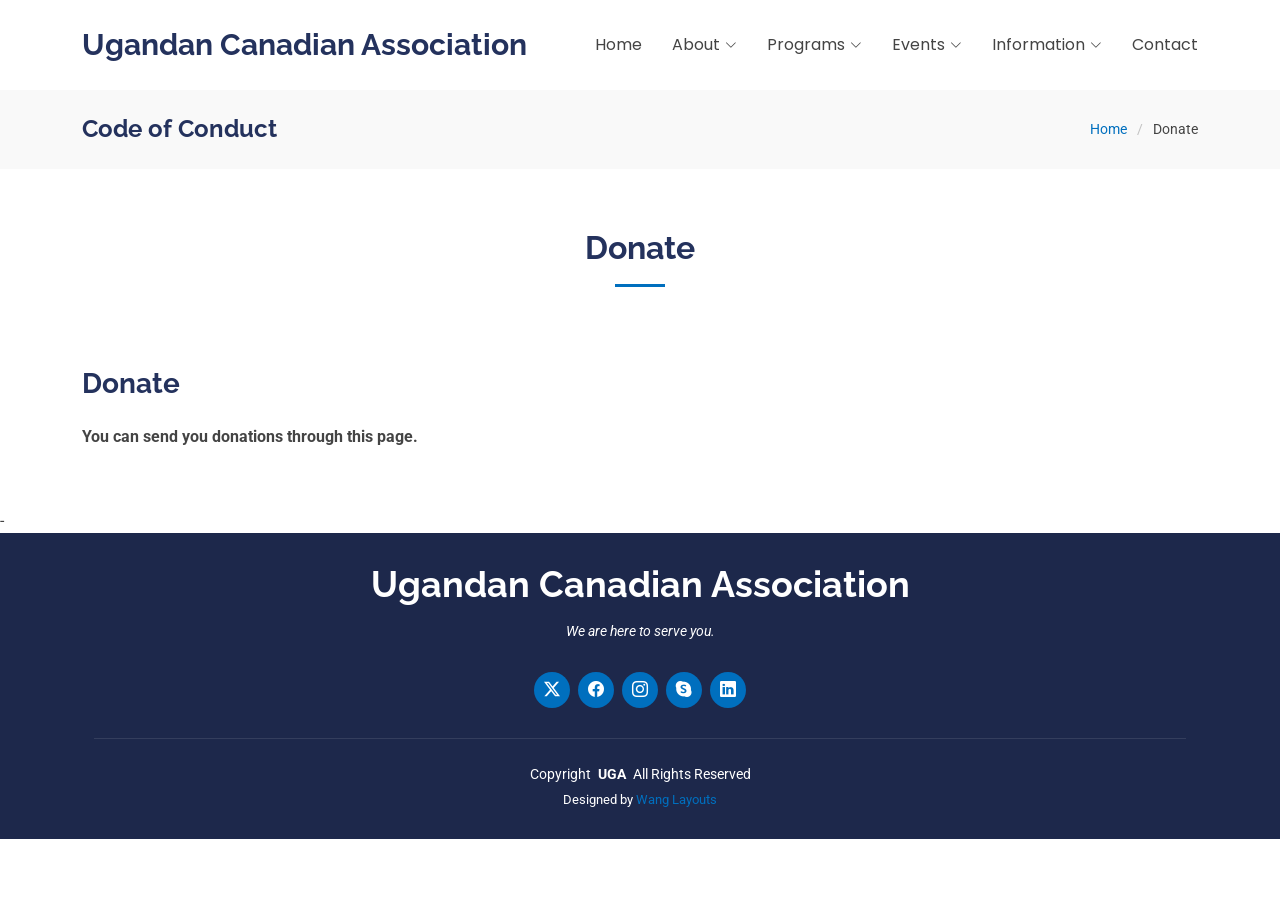
<file: donate.html>
<!DOCTYPE html>
<html lang="en">

<head>
    <meta charset="utf-8">
    <meta content="width=device-width, initial-scale=1.0" name="viewport">
    <title>Donate - Ugandan Canadian Association</title>
    <meta name="description" content="">
    <meta name="keywords" content="">

    <!-- Favicons -->
    <link rel="apple-touch-icon" sizes="180x180" href="assets/img/apple-touch-icon.png">
    <link rel="icon" type="image/png" sizes="32x32" href="assets/img/favicon-32x32.png">
    <link rel="icon" type="image/png" sizes="16x16" href="assets/img/favicon-16x16.png">
    <link rel="manifest" href="/site.webmanifest">

    <!-- Fonts -->
    <link href="https://fonts.googleapis.com" rel="preconnect">
    <link href="https://fonts.gstatic.com" rel="preconnect" crossorigin>
    <link href="https://fonts.googleapis.com/css2?family=Roboto:ital,wght@0,100;0,300;0,400;0,500;0,700;0,900;1,100;1,300;1,400;1,500;1,700;1,900&family=Poppins:ital,wght@0,100;0,200;0,300;0,400;0,500;0,600;0,700;0,800;0,900;1,100;1,200;1,300;1,400;1,500;1,600;1,700;1,800;1,900&family=Raleway:ital,wght@0,100;0,200;0,300;0,400;0,500;0,600;0,700;0,800;0,900;1,100;1,200;1,300;1,400;1,500;1,600;1,700;1,800;1,900&display=swap"
        rel="stylesheet">

    <!-- Vendor CSS Files -->
    <link href="assets/vendor/bootstrap/css/bootstrap.min.css" rel="stylesheet">
    <link href="assets/vendor/bootstrap-icons/bootstrap-icons.css" rel="stylesheet">
    <link href="assets/vendor/aos/aos.css" rel="stylesheet">
    <link href="assets/vendor/swiper/swiper-bundle.min.css" rel="stylesheet">
    <link href="assets/vendor/glightbox/css/glightbox.min.css" rel="stylesheet">

    <!-- Main CSS File -->
    <link href="assets/css/main.css" rel="stylesheet">


</head>

<body class="our-proile-page">

    <header id="header" class="header d-flex align-items-center sticky-top">
        <div class="container-fluid container-xl position-relative d-flex align-items-center justify-content-between">

            <a href="index.html" class="logo d-flex align-items-center">
                <!-- Uncomment the line below if you also wish to use an image logo -->
                <!-- <img src="assets/img/logo.png" alt=""> -->
                <h1 class="sitename">Ugandan Canadian Association</h1>
            </a>

            <nav id="navmenu" class="navmenu">
                <ul>
                    <li><a href="index.html">Home</a></li>
                    <li class="dropdown"><a href="#"><span>About</span> <i class="bi bi-chevron-down toggle-dropdown"></i></a>
                        <ul>
                            <li>
                                <a href="our-profile.html">Our Profile</a></li>
                            <li><a href="our-values.html">Our Values</a></li>
                            <li><a href="code-of-conduct.html">Code of Conduct</a></li>
                            <li>
                                <a href="uca-regions.html">UCA Regions</a></li>
                            <li>
                                <a href="volunteer-opportunities.html">Volunteer Opportunities</a></li>
                            <li>
                                <a href="careers.html">Careers</a></li>
                            <li>
                                <a href="#" class=" active ">Donate</a>
                            </li>
                        </ul>
                    </li>
                    <li class="dropdown "><a href="# "><span>Programs</span> <i class="bi bi-chevron-down toggle-dropdown "></i></a>
                        <ul>
                            <li><a href="womenandgender.html">Women & Gender Affairs</a></li>
                            <li><a href="# ">Seniors Outreach</a></li>
                            <li class="dropdown "><a href="# "><span>Careers | Education & Careers</span> <i class="bi bi-chevron-down toggle-dropdown "></i></a>
                                <ul>
                                    <li><a href="# ">Business & Scholarships</a></li>
                                    <li><a href="# ">Volunteer Openings</a></li>
                                    <li><a href="# ">Job Openings</a></li>
                                    <li><a href="# ">Become a Mentor</a></li>
                                    <li><a href="# ">Find A Mentor</a></li>
                                </ul>
                            </li>
                            <li><a href="tourism-trade-Investment.html">Tourism, Trade & Investment</a></li>

                        </ul>
                    </li>
                    <li class="dropdown "><a href="# "><span>Events</span> <i class="bi bi-chevron-down toggle-dropdown "></i></a>
                        <ul>
                            <li><a href="events.html">Upcoming Events</a></li>
                            <li><a href="# ">Past Events</a></li>

                        </ul>
                    </li>
                    <li class="dropdown "><a href="# "><span>Information</span> <i class="bi bi-chevron-down toggle-dropdown "></i></a>
                        <ul>
                            <li><a href="# ">News & Press Releases</a></li>
                            <li><a href="# ">Calender of Events</a></li>
                            <li><a href="# ">UCA Forum</a></li>
                            <li><a href="gallery.html">Photo Gallery</a></li>

                        </ul>
                    </li>
                    <li><a href="contact.html ">Contact</a></li>
                </ul>
                <i class="mobile-nav-toggle d-xl-none bi bi-list "></i>
            </nav>

        </div>
    </header>

    <main class="main ">

        <!-- Page Title -->
        <div class="page-title light-background ">
            <div class="container d-lg-flex justify-content-between align-items-center ">
                <h1 class="mb-2 mb-lg-0 ">Code of Conduct</h1>
                <nav class="breadcrumbs ">
                    <ol>
                        <li><a href="index.html ">Home</a></li>
                        <li class="current ">Donate</li>
                    </ol>
                </nav>
            </div>
        </div>
        <!-- End Page Title -->


        <!-- About Section -->
        <section id="about " class="about section ">

            <!-- Section Title -->
            <div class="container section-title " data-aos="fade-up ">
                <h2>Donate</h2>

            </div>
            <!-- End Section Title -->

            <div class="container " data-aos="fade-up " data-aos-delay="100 ">

                <div class="row gy-4 ">

                    <div class="col-lg-12 content text-align: justify ">
                        <h3>Donate</h3>


                        <P class="pt-3 "><b>You can send you donations through this page.</b>

                        </P>
                    </div>
                </div>

            </div>

        </section>
        <!-- /About Section -->






        -

    </main>

    <footer id="footer " class="footer dark-background ">
        <div class="container ">
            <h3 class="sitename ">Ugandan Canadian Association</h3>
            <p>We are here to serve you.</p>
            <div class="social-links d-flex justify-content-center ">
                <a href=" "><i class="bi bi-twitter-x "></i></a>
                <a href=" "><i class="bi bi-facebook "></i></a>
                <a href=" "><i class="bi bi-instagram "></i></a>
                <a href=" "><i class="bi bi-skype "></i></a>
                <a href=" "><i class="bi bi-linkedin "></i></a>
            </div>
            <div class="container ">
                <div class="copyright ">
                    <span>Copyright</span> <strong class="px-1 sitename ">UGA</strong> <span>All Rights Reserved</span>
                </div>
                <div class="credits ">

                    Designed by <a href="https://wanglayouts.com/ ">Wang Layouts</a>
                </div>
            </div>
        </div>
    </footer>

    <!-- Scroll Top -->
    <a href="# " id="scroll-top " class="scroll-top d-flex align-items-center justify-content-center "><i class="bi bi-arrow-up-short "></i></a>

    <!-- Preloader -->
    <div id="preloader "></div>

    <!-- Vendor JS Files -->
    <script src="assets/vendor/bootstrap/js/bootstrap.bundle.min.js "></script>
    <script src="assets/vendor/php-email-form/validate.js "></script>
    <script src="assets/vendor/aos/aos.js "></script>
    <script src="assets/vendor/swiper/swiper-bundle.min.js "></script>
    <script src="assets/vendor/glightbox/js/glightbox.min.js "></script>

    <!-- Main JS File -->
    <script src="assets/js/main.js "></script>

</body>

</html>
</file>
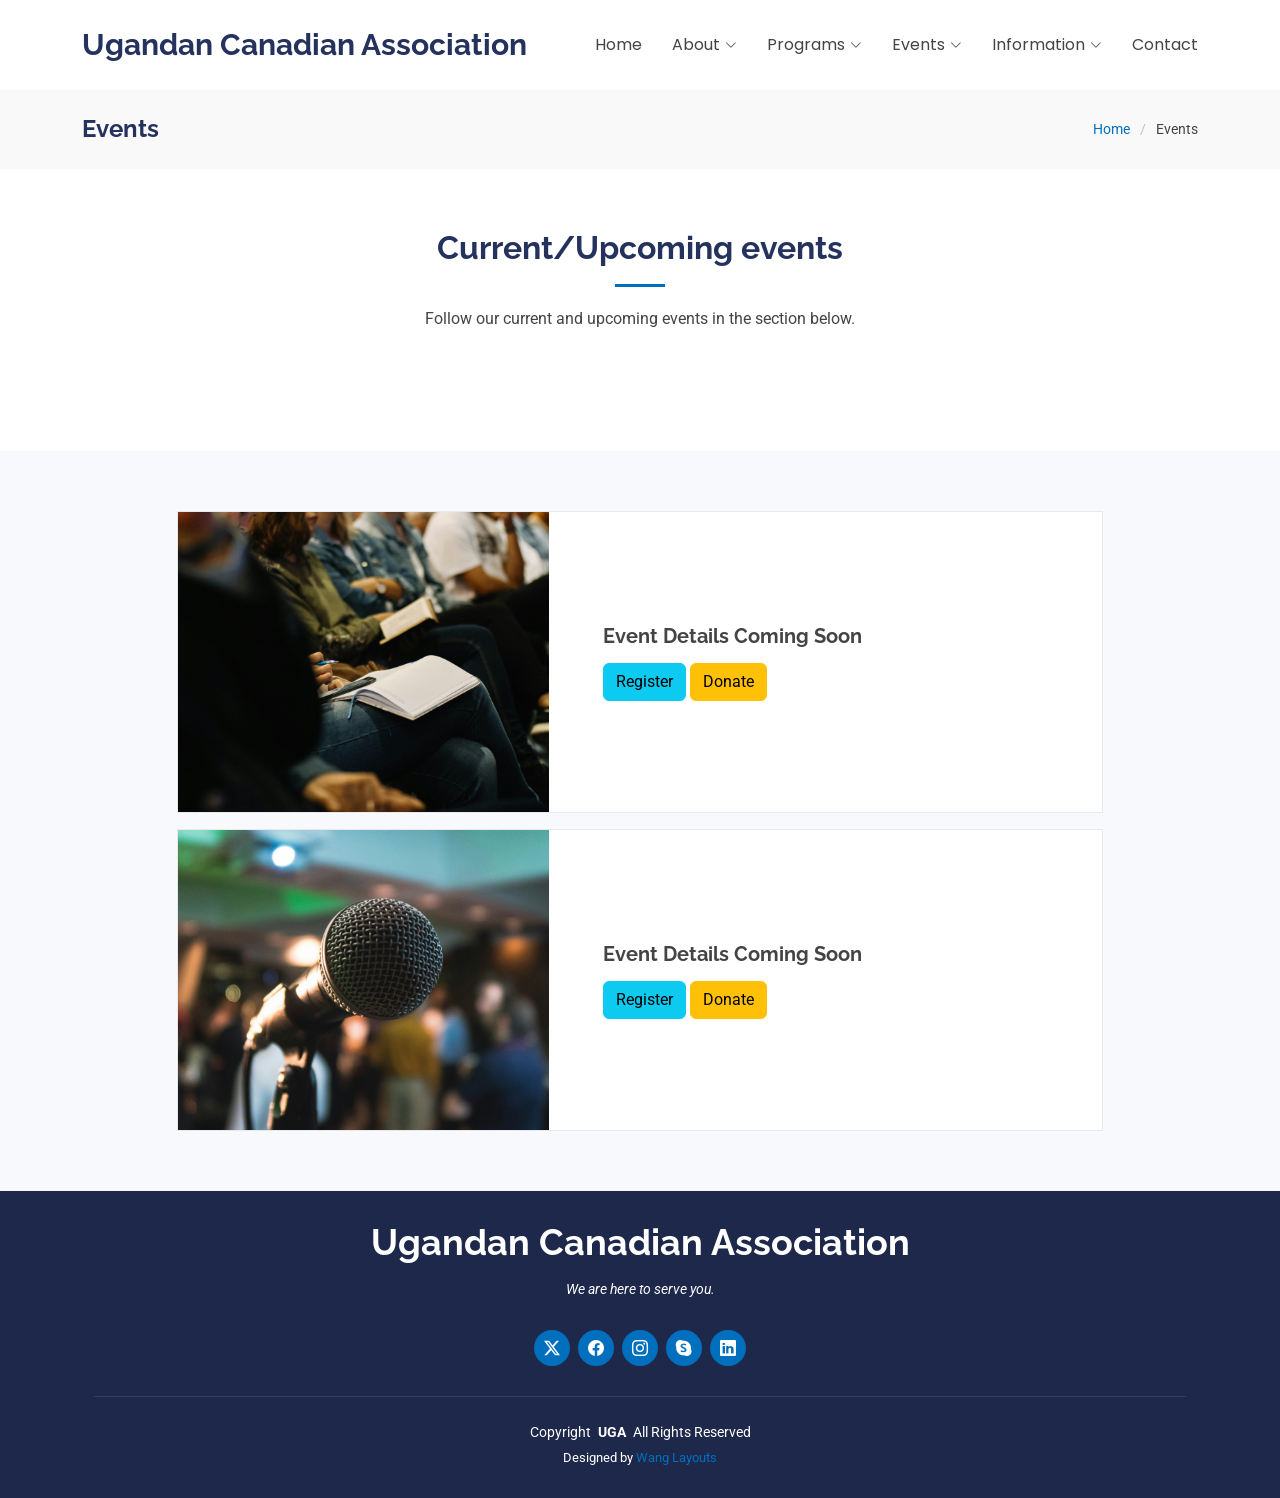
<file: events.html>
<!DOCTYPE html>
<html lang="en">

<head>
    <meta charset="utf-8">
    <meta content="width=device-width, initial-scale=1.0" name="viewport">
    <title>Events - Ugandan Canadian Association</title>
    <meta name="description" content="">
    <meta name="keywords" content="">

    <!-- Favicons -->
    <link rel="apple-touch-icon" sizes="180x180" href="assets/img/apple-touch-icon.png">
    <link rel="icon" type="image/png" sizes="32x32" href="assets/img/favicon-32x32.png">
    <link rel="icon" type="image/png" sizes="16x16" href="assets/img/favicon-16x16.png">
    <link rel="manifest" href="/site.webmanifest">

    <!-- Fonts -->
    <link href="https://fonts.googleapis.com" rel="preconnect">
    <link href="https://fonts.gstatic.com" rel="preconnect" crossorigin>
    <link href="https://fonts.googleapis.com/css2?family=Roboto:ital,wght@0,100;0,300;0,400;0,500;0,700;0,900;1,100;1,300;1,400;1,500;1,700;1,900&family=Poppins:ital,wght@0,100;0,200;0,300;0,400;0,500;0,600;0,700;0,800;0,900;1,100;1,200;1,300;1,400;1,500;1,600;1,700;1,800;1,900&family=Raleway:ital,wght@0,100;0,200;0,300;0,400;0,500;0,600;0,700;0,800;0,900;1,100;1,200;1,300;1,400;1,500;1,600;1,700;1,800;1,900&display=swap"
        rel="stylesheet">

    <!-- Vendor CSS Files -->
    <link href="assets/vendor/bootstrap/css/bootstrap.min.css" rel="stylesheet">
    <link href="assets/vendor/bootstrap-icons/bootstrap-icons.css" rel="stylesheet">
    <link href="assets/vendor/aos/aos.css" rel="stylesheet">
    <link href="assets/vendor/swiper/swiper-bundle.min.css" rel="stylesheet">
    <link href="assets/vendor/glightbox/css/glightbox.min.css" rel="stylesheet">

    <!-- Main CSS File -->
    <link href="assets/css/main.css" rel="stylesheet">

    <!-- =======================================================
  * Template Name: MeFamily
  * Template URL: https://bootstrapmade.com/family-multipurpose-html-bootstrap-template-free/
  * Updated: Aug 07 2024 with Bootstrap v5.3.3
  * Author: BootstrapMade.com
  * License: https://bootstrapmade.com/license/
  ======================================================== -->
</head>

<body class="events-page">

    <header id="header" class="header d-flex align-items-center sticky-top">
        <div class="container-fluid container-xl position-relative d-flex align-items-center justify-content-between">

            <a href="index.html" class="logo d-flex align-items-center">
                <!-- Uncomment the line below if you also wish to use an image logo -->
                <!-- <img src="assets/img/logo.png" alt=""> -->
                <h1 class="sitename">Ugandan Canadian Association</h1>
            </a>

            <nav id="navmenu" class="navmenu">
                <ul>
                    <li><a href="index.html">Home</a></li>
                    <li class="dropdown"><a href="#"><span>About</span> <i class="bi bi-chevron-down toggle-dropdown"></i></a>
                        <ul>
                            <li>
                                <a href="our-profile.html">Our Profile</a></li>
                            <li><a href="our-values.html">Our Values</a></li>
                            <li>
                                <a href="#">Code of Conduct</a></li>
                            <li><a href=" uca-regions.html ">UCA Regions</a></li>
                            <li><a href="volunteer-opportunities.html ">Volunteer Opportunities</a></li>
                            <li><a href="careers.html ">Careers</a></li>
                            <li>
                                <a href="donate.html ">Donate</a>
                            </li>
                        </ul>
                    </li>
                    <li class="dropdown "><a href="# "><span>Programs</span> <i class="bi bi-chevron-down toggle-dropdown "></i></a>
                        <ul>
                            <li><a href="womenandgender.html ">Women & Gender Affairs</a></li>
                            <li><a href="# ">Seniors Outreach</a></li>
                            <li class="dropdown "><a href="# "><span>Careers | Education & Careers</span> <i class="bi bi-chevron-down toggle-dropdown "></i></a>
                                <ul>
                                    <li><a href="# ">Business & Scholarships</a></li>
                                    <li><a href="# ">Volunteer Openings</a></li>
                                    <li><a href="# ">Job Openings</a></li>
                                    <li><a href="# ">Become a Mentor</a></li>
                                    <li><a href="# ">Find A Mentor</a></li>
                                </ul>
                            </li>
                            <li><a href="tourism-trade-Investment.html ">Tourism, Trade & Investment</a></li>

                        </ul>
                    </li>
                    <li class="dropdown "><a href="# "><span>Events</span> <i class="bi bi-chevron-down toggle-dropdown "></i></a>
                        <ul>
                            <li><a href="events.html " class="active">Upcoming Events</a></li>
                            <li><a href="# ">Past Events</a></li>

                        </ul>
                    </li>
                    <li class="dropdown "><a href="# "><span>Information</span> <i class="bi bi-chevron-down toggle-dropdown "></i></a>
                        <ul>
                            <li><a href="# ">News & Press Releases</a></li>
                            <li><a href="# ">Calender of Events</a></li>
                            <li><a href="# ">UCA Forum</a></li>
                            <li><a href="gallery.html">Photo Gallery</a></li>

                        </ul>
                    </li>
                    <li><a href="contact.html ">Contact</a></li>
                </ul>
                <i class="mobile-nav-toggle d-xl-none bi bi-list "></i>
            </nav>

        </div>
    </header>

    <main class="main ">

        <!-- Page Title -->
        <div class="page-title light-background ">
            <div class="container d-lg-flex justify-content-between align-items-center ">
                <h1 class="mb-2 mb-lg-0 ">Events</h1>
                <nav class="breadcrumbs ">
                    <ol>
                        <li><a href="index.html ">Home</a></li>
                        <li class="current ">Events</li>
                    </ol>
                </nav>
            </div>
        </div>
        <!-- End Page Title -->

        <!-- Events Title Section -->
        <section id="events " class="events section ">

            <!-- Section Title -->
            <div class="container section-title " data-aos="fade-up ">
                <h2>Current/Upcoming events</h2>
                <p>Follow our current and upcoming events in the section below.</p>
            </div>
            <!-- End Section Title -->
        </section>


        <!-- ======= Events Section ======= -->
        <section id="event-section " class="event-section ">
            <div class="container " data-aos="fade-up ">

                <div class="row gy-4 justify-content-center ">

                    <div class="col-lg-10 " data-aos="fade-up " data-aos-delay="100 ">
                        <div class="card-item ">
                            <div class="row ">
                                <div class="col-xl-5 ">
                                    <div class="card-bg " style="background-image: url(assets/img/events/event2.jpg); "></div>
                                </div>
                                <div class="col-xl-7 d-flex align-items-center ">
                                    <div class="card-body ">
                                        <h4 class="card-title ">Event Details Coming Soon</h4>
                                        <p class="d-none ">The VAW Conference on Women and Culture will engage participants from across the globe in the exploration of multidisciplinary topics such as social norms and role of women in cultural settings within various societies,
                                            the meaning of VAW in the past and modern societies, women’s contemporary and historical experiences, and the multiple social identities.

                                        </p>
                                        <a href=" " class="btn btn-info ">Register</a>

                                        <button type="button " class="btn btn-warning ">Donate</button>
                                    </div>
                                </div>
                            </div>
                        </div>
                    </div>
                    <!-- End Card Item -->
                </div>

                <div class="row gy-4 pt-3 justify-content-center ">

                    <div class="col-lg-10 " data-aos="fade-up " data-aos-delay="100 ">
                        <div class="card-item ">
                            <div class="row ">
                                <div class="col-xl-5 ">
                                    <div class="card-bg " style="background-image: url(assets/img/events/event4.jpg); "></div>
                                </div>
                                <div class="col-xl-7 d-flex align-items-center ">
                                    <div class="card-body ">
                                        <h4 class="card-title ">Event Details Coming Soon</h4>
                                        <p class="d-none ">We educate and empower the community regarding issues like skin health, cultural awareness, and self-esteem.

                                        </p>
                                        <button type="button " class="btn btn-info ">Register</button>
                                        <button type="button " class="btn btn-warning ">Donate</button>
                                    </div>
                                </div>
                            </div>
                        </div>
                    </div>
                    <!-- End Card Item -->
                </div>
            </div>
        </section>

        <!-- /Events Section -->

    </main>

    <footer id="footer " class="footer dark-background ">
        <div class="container ">
            <h3 class="sitename ">Ugandan Canadian Association</h3>
            <p>We are here to serve you.</p>
            <div class="social-links d-flex justify-content-center ">
                <a href=" "><i class="bi bi-twitter-x "></i></a>
                <a href=" "><i class="bi bi-facebook "></i></a>
                <a href=" "><i class="bi bi-instagram "></i></a>
                <a href=" "><i class="bi bi-skype "></i></a>
                <a href=" "><i class="bi bi-linkedin "></i></a>
            </div>
            <div class="container ">
                <div class="copyright ">
                    <span>Copyright</span> <strong class="px-1 sitename ">UGA</strong> <span>All Rights Reserved</span>
                </div>
                <div class="credits ">

                    Designed by <a href="https://wanglayouts.com/ ">Wang Layouts</a>
                </div>
            </div>
        </div>
    </footer>

    <!-- Scroll Top -->
    <a href="# " id="scroll-top " class="scroll-top d-flex align-items-center justify-content-center "><i class="bi bi-arrow-up-short "></i></a>

    <!-- Preloader -->
    <div id="preloader "></div>

    <!-- Vendor JS Files -->
    <script src="assets/vendor/bootstrap/js/bootstrap.bundle.min.js "></script>
    <script src="assets/vendor/php-email-form/validate.js "></script>
    <script src="assets/vendor/aos/aos.js "></script>
    <script src="assets/vendor/swiper/swiper-bundle.min.js "></script>
    <script src="assets/vendor/glightbox/js/glightbox.min.js "></script>

    <!-- Main JS File -->
    <script src="assets/js/main.js "></script>

</body>

</html>
</file>
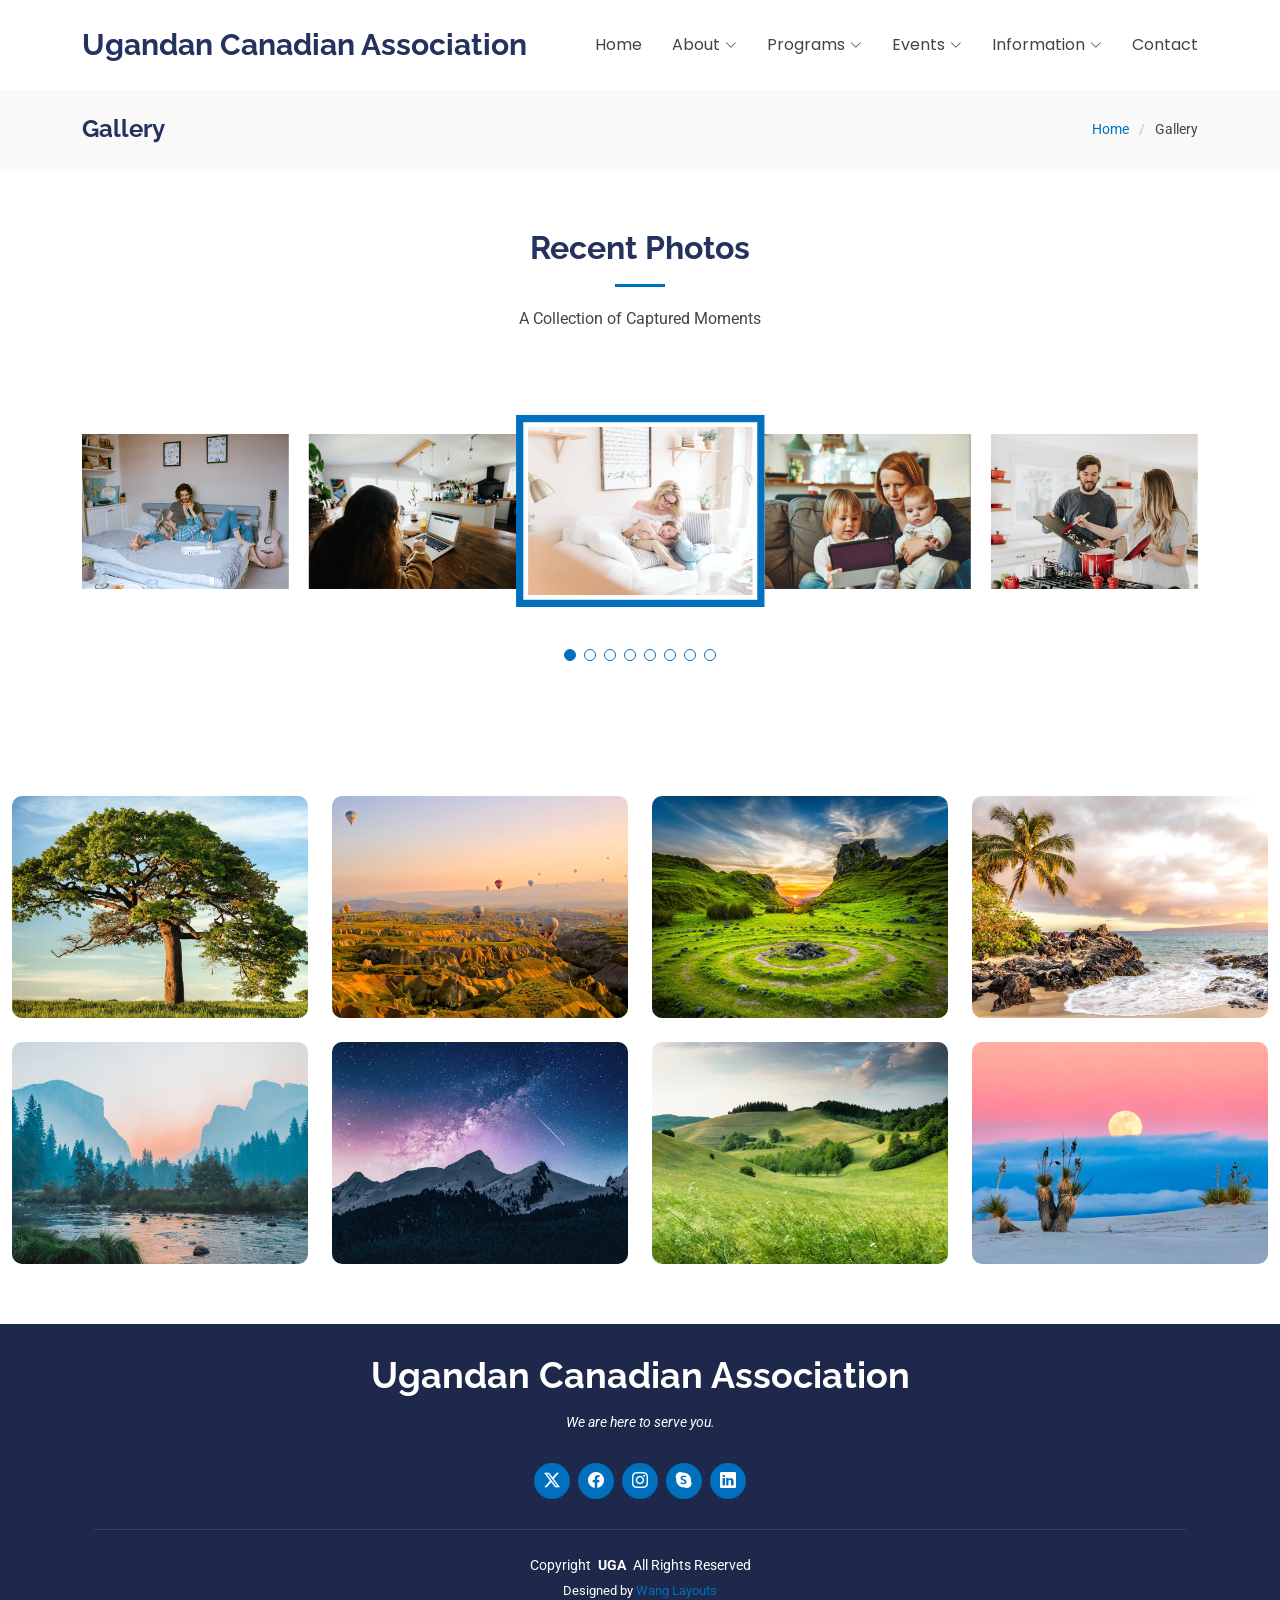
<file: gallery.html>
<!DOCTYPE html>
<html lang="en">

<head>
    <meta charset="utf-8">
    <meta content="width=device-width, initial-scale=1.0" name="viewport">
    <title>Gallery - Ugandan Canadian Association</title>
    <meta name="description" content="">
    <meta name="keywords" content="">

    <!-- Favicons -->
    <link rel="apple-touch-icon" sizes="180x180" href="assets/img/apple-touch-icon.png">
    <link rel="icon" type="image/png" sizes="32x32" href="assets/img/favicon-32x32.png">
    <link rel="icon" type="image/png" sizes="16x16" href="assets/img/favicon-16x16.png">
    <link rel="manifest" href="/site.webmanifest">
    <!-- Fonts -->
    <link href="https://fonts.googleapis.com" rel="preconnect">
    <link href="https://fonts.gstatic.com" rel="preconnect" crossorigin>
    <link href="https://fonts.googleapis.com/css2?family=Roboto:ital,wght@0,100;0,300;0,400;0,500;0,700;0,900;1,100;1,300;1,400;1,500;1,700;1,900&family=Poppins:ital,wght@0,100;0,200;0,300;0,400;0,500;0,600;0,700;0,800;0,900;1,100;1,200;1,300;1,400;1,500;1,600;1,700;1,800;1,900&family=Raleway:ital,wght@0,100;0,200;0,300;0,400;0,500;0,600;0,700;0,800;0,900;1,100;1,200;1,300;1,400;1,500;1,600;1,700;1,800;1,900&display=swap"
        rel="stylesheet">

    <!-- Vendor CSS Files -->
    <link href="assets/vendor/bootstrap/css/bootstrap.min.css" rel="stylesheet">
    <link href="assets/vendor/bootstrap-icons/bootstrap-icons.css" rel="stylesheet">
    <link href="assets/vendor/aos/aos.css" rel="stylesheet">
    <link href="assets/vendor/swiper/swiper-bundle.min.css" rel="stylesheet">
    <link href="assets/vendor/glightbox/css/glightbox.min.css" rel="stylesheet">

    <!-- Main CSS File -->
    <link href="assets/css/main.css" rel="stylesheet">

    <!-- =======================================================
  * Template Name: MeFamily
  * Template URL: https://bootstrapmade.com/family-multipurpose-html-bootstrap-template-free/
  * Updated: Aug 07 2024 with Bootstrap v5.3.3
  * Author: BootstrapMade.com
  * License: https://bootstrapmade.com/license/
  ======================================================== -->
</head>

<body class="gallery-page">

    <header id="header" class="header d-flex align-items-center sticky-top">
        <div class="container-fluid container-xl position-relative d-flex align-items-center justify-content-between">

            <a href="index.html" class="logo d-flex align-items-center">
                <!-- Uncomment the line below if you also wish to use an image logo -->
                <!-- <img src="assets/img/logo.png" alt=""> -->
                <h1 class="sitename">Ugandan Canadian Association</h1>
            </a>

            <nav id="navmenu" class="navmenu">
                <ul>
                    <li><a href="index.html">Home</a></li>
                    <li class="dropdown"><a href="#"><span>About</span> <i class="bi bi-chevron-down toggle-dropdown"></i></a>
                        <ul>
                            <li>
                                <a href="our-profile.html">Our Profile</a></li>
                            <li><a href="our-values.html">Our Values</a></li>
                            <li><a href="code-of-conduct.html">Code of Conduct</a></li>
                            <li>
                                <a href="uca-regions.html">UCA Regions</a></li>
                            <li>
                                <a href="volunteer-opportunities.html">Volunteer Opportunities</a></li>
                            <li>
                                <a href="careers.html">Careers</a></li>
                            <li>
                                <a href="donate.html">Donate</a>
                            </li>
                        </ul>
                    </li>
                    <li class="dropdown "><a href="# "><span>Programs</span> <i class="bi bi-chevron-down toggle-dropdown "></i></a>
                        <ul>
                            <li><a href="womenandgender.html">Women & Gender Affairs</a></li>
                            <li><a href="# ">Seniors Outreach</a></li>
                            <li class="dropdown "><a href="# "><span>Careers | Education & Careers</span> <i class="bi bi-chevron-down toggle-dropdown "></i></a>
                                <ul>
                                    <li><a href="# ">Business & Scholarships</a></li>
                                    <li><a href="# ">Volunteer Openings</a></li>
                                    <li><a href="# ">Job Openings</a></li>
                                    <li><a href="# ">Become a Mentor</a></li>
                                    <li><a href="# ">Find A Mentor</a></li>
                                </ul>
                            </li>
                            <li><a href="tourism-trade-Investment.html">Tourism, Trade & Investment</a></li>

                        </ul>
                    </li>
                    <li class="dropdown "><a href="# "><span>Events</span> <i class="bi bi-chevron-down toggle-dropdown "></i></a>
                        <ul>
                            <li><a href="events.html">Upcoming Events</a></li>
                            <li><a href="# ">Past Events</a></li>

                        </ul>
                    </li>
                    <li class="dropdown "><a href="# "><span>Information</span> <i class="bi bi-chevron-down toggle-dropdown "></i></a>
                        <ul>
                            <li><a href="# ">News & Press Releases</a></li>
                            <li><a href="# ">Calender of Events</a></li>
                            <li><a href="# ">UCA Forum</a></li>
                            <li><a href="gallery.html" class=" active ">Photo Gallery</a></li>

                        </ul>
                    </li>
                    <li><a href="contact.html ">Contact</a></li>
                </ul>
                <i class="mobile-nav-toggle d-xl-none bi bi-list "></i>
            </nav>

        </div>
    </header>

    <main class="main">

        <!-- Page Title -->
        <div class="page-title light-background">
            <div class="container d-lg-flex justify-content-between align-items-center">
                <h1 class="mb-2 mb-lg-0">Gallery</h1>
                <nav class="breadcrumbs">
                    <ol>
                        <li><a href="index.html">Home</a></li>
                        <li class="current">Gallery</li>
                    </ol>
                </nav>
            </div>
        </div>
        <!-- End Page Title -->


        <!-- Recent Photos Section -->
        <section id="recent-photos" class="recent-photos section">

            <!-- Section Title -->
            <div class="container section-title" data-aos="fade-up">
                <h2>Recent Photos</h2>
                <p>A Collection of Captured Moments</p>
            </div>
            <!-- End Section Title -->

            <div class="container" data-aos="fade-up" data-aos-delay="100">

                <div class="swiper init-swiper">
                    <script type="application/json" class="swiper-config">
                        {
                            "loop": true,
                            "speed": 600,
                            "autoplay": {
                                "delay": 5000
                            },
                            "slidesPerView": "auto",
                            "centeredSlides": true,
                            "pagination": {
                                "el": ".swiper-pagination",
                                "type": "bullets",
                                "clickable": true
                            },
                            "breakpoints": {
                                "320": {
                                    "slidesPerView": 1,
                                    "spaceBetween": 0
                                },
                                "768": {
                                    "slidesPerView": 3,
                                    "spaceBetween": 20
                                },
                                "1200": {
                                    "slidesPerView": 5,
                                    "spaceBetween": 20
                                }
                            }
                        }
                    </script>
                    <div class="swiper-wrapper align-items-center">
                        <div class="swiper-slide">
                            <a class="glightbox" data-gallery="images-gallery" href="assets/img/recent-photos/recent-photos-1.jpg"><img src="assets/img/recent-photos/recent-photos-1.jpg" class="img-fluid" alt=""></a>
                        </div>
                        <div class="swiper-slide">
                            <a class="glightbox" data-gallery="images-gallery" href="assets/img/recent-photos/recent-photos-2.jpg"><img src="assets/img/recent-photos/recent-photos-2.jpg" class="img-fluid" alt=""></a>
                        </div>
                        <div class="swiper-slide">
                            <a class="glightbox" data-gallery="images-gallery" href="assets/img/recent-photos/recent-photos-3.jpg"><img src="assets/img/recent-photos/recent-photos-3.jpg" class="img-fluid" alt=""></a>
                        </div>
                        <div class="swiper-slide">
                            <a class="glightbox" data-gallery="images-gallery" href="assets/img/recent-photos/recent-photos-4.jpg"><img src="assets/img/recent-photos/recent-photos-4.jpg" class="img-fluid" alt=""></a>
                        </div>
                        <div class="swiper-slide">
                            <a class="glightbox" data-gallery="images-gallery" href="assets/img/recent-photos/recent-photos-5.jpg"><img src="assets/img/recent-photos/recent-photos-5.jpg" class="img-fluid" alt=""></a>
                        </div>
                        <div class="swiper-slide">
                            <a class="glightbox" data-gallery="images-gallery" href="assets/img/recent-photos/recent-photos-6.jpg"><img src="assets/img/recent-photos/recent-photos-6.jpg" class="img-fluid" alt=""></a>
                        </div>
                        <div class="swiper-slide">
                            <a class="glightbox" data-gallery="images-gallery" href="assets/img/recent-photos/recent-photos-7.jpg"><img src="assets/img/recent-photos/recent-photos-7.jpg" class="img-fluid" alt=""></a>
                        </div>
                        <div class="swiper-slide">
                            <a class="glightbox" data-gallery="images-gallery" href="assets/img/recent-photos/recent-photos-8.jpg"><img src="assets/img/recent-photos/recent-photos-8.jpg" class="img-fluid" alt=""></a>
                        </div>
                    </div>
                    <div class="swiper-pagination"></div>
                </div>

            </div>

        </section>
        <!-- /Recent Photos Section -->

        <!-- Gallery Section -->
        <section id="gallery" class="gallery section">

            <div class="container-fluid" data-aos="fade-up" data-aos-delay="100">

                <div class="row gy-4 justify-content-center">

                    <div class="col-xl-3 col-lg-4 col-md-4">
                        <div class="gallery-item h-100">
                            <img src="assets/img/gallery/gallery-1.jpg" class="img-fluid" alt="">
                            <div class="gallery-links d-flex align-items-center justify-content-center">
                                <a href="assets/img/gallery/gallery-1.jpg" title="Gallery 1" class="glightbox preview-link"><i class="bi bi-arrows-angle-expand"></i></a>
                                <a href="gallery-single.html" class="details-link"><i class="bi bi-link-45deg"></i></a>
                            </div>
                        </div>
                    </div>
                    <!-- End Gallery Item -->

                    <div class="col-xl-3 col-lg-4 col-md-4">
                        <div class="gallery-item h-100">
                            <img src="assets/img/gallery/gallery-2.jpg" class="img-fluid" alt="">
                            <div class="gallery-links d-flex align-items-center justify-content-center">
                                <a href="assets/img/gallery/gallery-2.jpg" title="Gallery 2" class="glightbox preview-link"><i class="bi bi-arrows-angle-expand"></i></a>
                                <a href="gallery-single.html" class="details-link"><i class="bi bi-link-45deg"></i></a>
                            </div>
                        </div>
                    </div>
                    <!-- End Gallery Item -->

                    <div class="col-xl-3 col-lg-4 col-md-4">
                        <div class="gallery-item h-100">
                            <img src="assets/img/gallery/gallery-3.jpg" class="img-fluid" alt="">
                            <div class="gallery-links d-flex align-items-center justify-content-center">
                                <a href="assets/img/gallery/gallery-3.jpg" title="Gallery 3" class="glightbox preview-link"><i class="bi bi-arrows-angle-expand"></i></a>
                                <a href="gallery-single.html" class="details-link"><i class="bi bi-link-45deg"></i></a>
                            </div>
                        </div>
                    </div>
                    <!-- End Gallery Item -->

                    <div class="col-xl-3 col-lg-4 col-md-4">
                        <div class="gallery-item h-100">
                            <img src="assets/img/gallery/gallery-4.jpg" class="img-fluid" alt="">
                            <div class="gallery-links d-flex align-items-center justify-content-center">
                                <a href="assets/img/gallery/gallery-4.jpg" title="Gallery 4" class="glightbox preview-link"><i class="bi bi-arrows-angle-expand"></i></a>
                                <a href="gallery-single.html" class="details-link"><i class="bi bi-link-45deg"></i></a>
                            </div>
                        </div>
                    </div>
                    <!-- End Gallery Item -->

                    <div class="col-xl-3 col-lg-4 col-md-4">
                        <div class="gallery-item h-100">
                            <img src="assets/img/gallery/gallery-5.jpg" class="img-fluid" alt="">
                            <div class="gallery-links d-flex align-items-center justify-content-center">
                                <a href="assets/img/gallery/gallery-5.jpg" title="Gallery 5" class="glightbox preview-link"><i class="bi bi-arrows-angle-expand"></i></a>
                                <a href="gallery-single.html" class="details-link"><i class="bi bi-link-45deg"></i></a>
                            </div>
                        </div>
                    </div>
                    <!-- End Gallery Item -->

                    <div class="col-xl-3 col-lg-4 col-md-4">
                        <div class="gallery-item h-100">
                            <img src="assets/img/gallery/gallery-6.jpg" class="img-fluid" alt="">
                            <div class="gallery-links d-flex align-items-center justify-content-center">
                                <a href="assets/img/gallery/gallery-6.jpg" title="Gallery 6" class="glightbox preview-link"><i class="bi bi-arrows-angle-expand"></i></a>
                                <a href="gallery-single.html" class="details-link"><i class="bi bi-link-45deg"></i></a>
                            </div>
                        </div>
                    </div>
                    <!-- End Gallery Item -->

                    <div class="col-xl-3 col-lg-4 col-md-4">
                        <div class="gallery-item h-100">
                            <img src="assets/img/gallery/gallery-7.jpg" class="img-fluid" alt="">
                            <div class="gallery-links d-flex align-items-center justify-content-center">
                                <a href="assets/img/gallery/gallery-7.jpg" title="Gallery 7" class="glightbox preview-link"><i class="bi bi-arrows-angle-expand"></i></a>
                                <a href="gallery-single.html" class="details-link"><i class="bi bi-link-45deg"></i></a>
                            </div>
                        </div>
                    </div>
                    <!-- End Gallery Item -->

                    <div class="col-xl-3 col-lg-4 col-md-4">
                        <div class="gallery-item h-100">
                            <img src="assets/img/gallery/gallery-8.jpg" class="img-fluid" alt="">
                            <div class="gallery-links d-flex align-items-center justify-content-center">
                                <a href="assets/img/gallery/gallery-8.jpg" title="Gallery 8" class="glightbox preview-link"><i class="bi bi-arrows-angle-expand"></i></a>
                                <a href="gallery-single.html" class="details-link"><i class="bi bi-link-45deg"></i></a>
                            </div>
                        </div>
                    </div>
                    <!-- End Gallery Item -->

                </div>

            </div>

        </section>
        <!-- /Gallery Section -->

    </main>

    <footer id="footer " class="footer dark-background ">
        <div class="container ">
            <h3 class="sitename ">Ugandan Canadian Association</h3>
            <p>We are here to serve you.</p>
            <div class="social-links d-flex justify-content-center ">
                <a href=" "><i class="bi bi-twitter-x "></i></a>
                <a href=" "><i class="bi bi-facebook "></i></a>
                <a href=" "><i class="bi bi-instagram "></i></a>
                <a href=" "><i class="bi bi-skype "></i></a>
                <a href=" "><i class="bi bi-linkedin "></i></a>
            </div>
            <div class="container ">
                <div class="copyright ">
                    <span>Copyright</span> <strong class="px-1 sitename ">UGA</strong> <span>All Rights Reserved</span>
                </div>
                <div class="credits ">

                    Designed by <a href="https://wanglayouts.com/ ">Wang Layouts</a>
                </div>
            </div>
        </div>
    </footer>

    <!-- Scroll Top -->
    <a href="#" id="scroll-top" class="scroll-top d-flex align-items-center justify-content-center"><i class="bi bi-arrow-up-short"></i></a>

    <!-- Preloader -->
    <div id="preloader"></div>

    <!-- Vendor JS Files -->
    <script src="assets/vendor/bootstrap/js/bootstrap.bundle.min.js"></script>
    <script src="assets/vendor/php-email-form/validate.js"></script>
    <script src="assets/vendor/aos/aos.js"></script>
    <script src="assets/vendor/swiper/swiper-bundle.min.js"></script>
    <script src="assets/vendor/glightbox/js/glightbox.min.js"></script>

    <!-- Main JS File -->
    <script src="assets/js/main.js"></script>

</body>

</html>
</file>
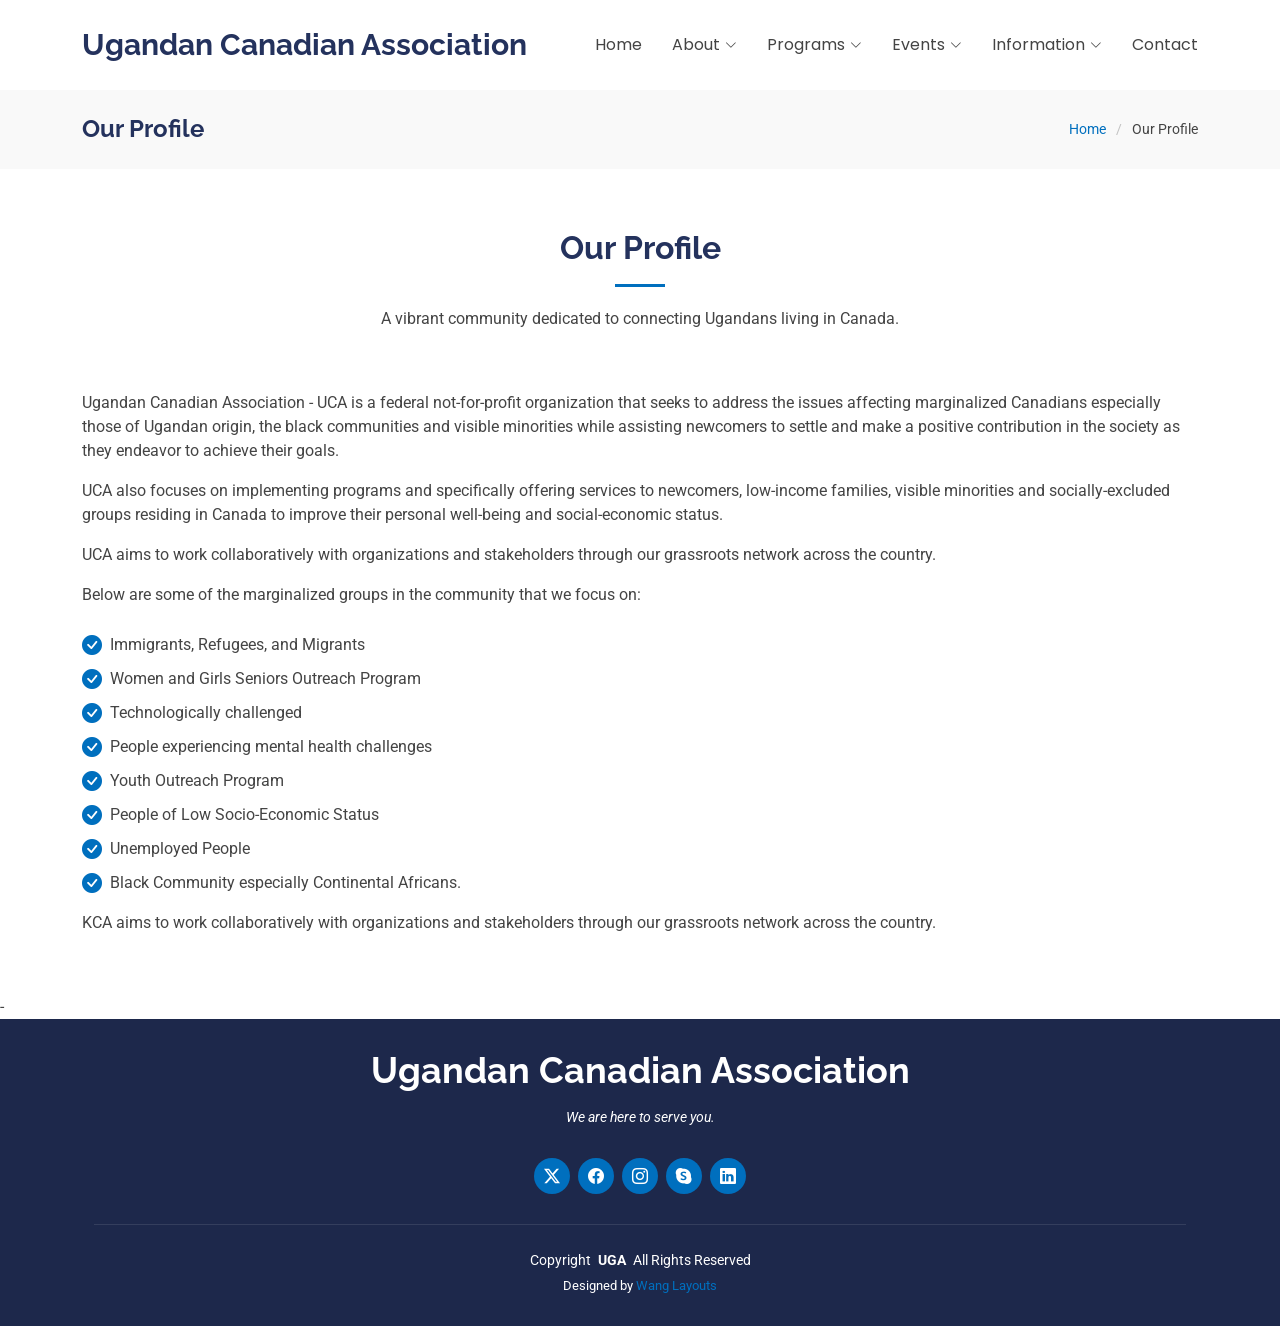
<file: our-profile.html>
<!DOCTYPE html>
<html lang="en">

<head>
    <meta charset="utf-8">
    <meta content="width=device-width, initial-scale=1.0" name="viewport">
    <title>Our Profile - Ugandan Canadian Association</title>
    <meta name="description" content="">
    <meta name="keywords" content="">

    <!-- Favicons -->
    <link rel="apple-touch-icon" sizes="180x180" href="assets/img/apple-touch-icon.png">
    <link rel="icon" type="image/png" sizes="32x32" href="assets/img/favicon-32x32.png">
    <link rel="icon" type="image/png" sizes="16x16" href="assets/img/favicon-16x16.png">
    <link rel="manifest" href="/site.webmanifest">

    <!-- Fonts -->
    <link href="https://fonts.googleapis.com" rel="preconnect">
    <link href="https://fonts.gstatic.com" rel="preconnect" crossorigin>
    <link href="https://fonts.googleapis.com/css2?family=Roboto:ital,wght@0,100;0,300;0,400;0,500;0,700;0,900;1,100;1,300;1,400;1,500;1,700;1,900&family=Poppins:ital,wght@0,100;0,200;0,300;0,400;0,500;0,600;0,700;0,800;0,900;1,100;1,200;1,300;1,400;1,500;1,600;1,700;1,800;1,900&family=Raleway:ital,wght@0,100;0,200;0,300;0,400;0,500;0,600;0,700;0,800;0,900;1,100;1,200;1,300;1,400;1,500;1,600;1,700;1,800;1,900&display=swap"
        rel="stylesheet">

    <!-- Vendor CSS Files -->
    <link href="assets/vendor/bootstrap/css/bootstrap.min.css" rel="stylesheet">
    <link href="assets/vendor/bootstrap-icons/bootstrap-icons.css" rel="stylesheet">
    <link href="assets/vendor/aos/aos.css" rel="stylesheet">
    <link href="assets/vendor/swiper/swiper-bundle.min.css" rel="stylesheet">
    <link href="assets/vendor/glightbox/css/glightbox.min.css" rel="stylesheet">

    <!-- Main CSS File -->
    <link href="assets/css/main.css" rel="stylesheet">


</head>

<body class="our-proile-page">

    <header id="header" class="header d-flex align-items-center sticky-top">
        <div class="container-fluid container-xl position-relative d-flex align-items-center justify-content-between">

            <a href="index.html" class="logo d-flex align-items-center">
                <!-- Uncomment the line below if you also wish to use an image logo -->
                <!-- <img src="assets/img/logo.png" alt=""> -->
                <h1 class="sitename">Ugandan Canadian Association</h1>
            </a>

            <nav id="navmenu" class="navmenu">
                <ul>
                    <li><a href="index.html">Home</a></li>
                    <li class="dropdown"><a href="#"><span>About</span> <i class="bi bi-chevron-down toggle-dropdown"></i></a>
                        <ul>
                            <li><a href="#" class="active">Our Profile</a></li>
                            <li><a href="our-values.html">Our Values</a></li>
                            <li><a href="code-of-conduct.html">Code of Conduct</a></li>
                            <li>
                                <a href="uca-regions.html" #>UCA Regions</a></li>
                            <li><a href="volunteer-opportunities.html">Volunteer Opportunities</a></li>
                            <li><a href="careers.html">Careers</a></li>
                            <li>
                                <a href="donate.html">Donate</a>
                            </li>
                        </ul>
                    </li>
                    <li class="dropdown "><a href="# "><span>Programs</span> <i class="bi bi-chevron-down toggle-dropdown "></i></a>
                        <ul>
                            <li><a href="womenandgender.html">Women & Gender Affairs</a></li>
                            <li><a href="# ">Seniors Outreach</a></li>
                            <li class="dropdown "><a href="# "><span>Careers | Education & Careers</span> <i class="bi bi-chevron-down toggle-dropdown "></i></a>
                                <ul>
                                    <li><a href="# ">Business & Scholarships</a></li>
                                    <li><a href="# ">Volunteer Openings</a></li>
                                    <li><a href="# ">Job Openings</a></li>
                                    <li><a href="# ">Become a Mentor</a></li>
                                    <li><a href="# ">Find A Mentor</a></li>
                                </ul>
                            </li>
                            <li><a href="tourism-trade-Investment.html">Tourism, Trade & Investment</a></li>

                        </ul>
                    </li>
                    <li class="dropdown "><a href="# "><span>Events</span> <i class="bi bi-chevron-down toggle-dropdown "></i></a>
                        <ul>
                            <li><a href="events.html">Upcoming Events</a></li>
                            <li><a href="# ">Past Events</a></li>

                        </ul>
                    </li>
                    <li class="dropdown "><a href="# "><span>Information</span> <i class="bi bi-chevron-down toggle-dropdown "></i></a>
                        <ul>
                            <li><a href="# ">News & Press Releases</a></li>
                            <li><a href="# ">Calender of Events</a></li>
                            <li><a href="# ">UCA Forum</a></li>
                            <li><a href="gallery.html">Photo Gallery</a></li>

                        </ul>
                    </li>
                    <li><a href="contact.html ">Contact</a></li>
                </ul>
                <i class="mobile-nav-toggle d-xl-none bi bi-list "></i>
            </nav>

        </div>
    </header>

    <main class="main ">

        <!-- Page Title -->
        <div class="page-title light-background ">
            <div class="container d-lg-flex justify-content-between align-items-center ">
                <h1 class="mb-2 mb-lg-0 ">Our Profile</h1>
                <nav class="breadcrumbs ">
                    <ol>
                        <li><a href="index.html ">Home</a></li>
                        <li class="current ">Our Profile</li>
                    </ol>
                </nav>
            </div>
        </div>
        <!-- End Page Title -->


        <!-- About Section -->
        <section id="about " class="about section ">

            <!-- Section Title -->
            <div class="container section-title " data-aos="fade-up ">
                <h2>Our Profile</h2>
                <p>A vibrant community dedicated to connecting Ugandans living in Canada.</p>
            </div>
            <!-- End Section Title -->

            <div class="container " data-aos="fade-up " data-aos-delay="100 ">

                <div class="row gy-4 ">

                    <div class="col-lg-12 content text-align: justify ">

                        <p>
                            Ugandan Canadian Association - UCA is a federal not-for-profit organization that seeks to address the issues affecting marginalized Canadians especially those of Ugandan origin, the black communities and visible minorities while assisting newcomers to
                            settle and make a positive contribution in the society as they endeavor to achieve their goals.


                        </p>
                        <p>UCA also focuses on implementing programs and specifically offering services to newcomers, low-income families, visible minorities and socially-excluded groups residing in Canada to improve their personal well-being and social-economic
                            status.

                        </p>
                        <p>UCA aims to work collaboratively with organizations and stakeholders through our grassroots network across the country.</p>

                        <p>Below are some of the marginalized groups in the community that we focus on:

                        </p>
                        <ul>
                            <li><i class="bi bi-check-circle-fill "></i> <span>Immigrants, Refugees, and Migrants
</span></li>
                            <li><i class="bi bi-check-circle-fill "></i> <span>Women and Girls
Seniors Outreach Program</span></li>
                            <li><i class="bi bi-check-circle-fill "></i> <span>Technologically challenged
</span></li>
                            <li><i class="bi bi-check-circle-fill "></i> <span>People experiencing mental health challenges
</span></li>
                            <li><i class="bi bi-check-circle-fill "></i> <span>Youth Outreach Program
</span></li>
                            <li><i class="bi bi-check-circle-fill "></i> <span>People of Low Socio-Economic Status
</span></li>
                            <li><i class="bi bi-check-circle-fill "></i> <span>Unemployed People
</span></li>
                            <li><i class="bi bi-check-circle-fill "></i> <span>Black Community especially Continental Africans.</span></li>

                        </ul>
                        <p>
                            KCA aims to work collaboratively with organizations and stakeholders through our grassroots network across the country.
                        </p>
                    </div>
                </div>

            </div>

        </section>
        <!-- /About Section -->






        -

    </main>

    <footer id="footer " class="footer dark-background ">
        <div class="container ">
            <h3 class="sitename ">Ugandan Canadian Association</h3>
            <p>We are here to serve you.</p>
            <div class="social-links d-flex justify-content-center ">
                <a href=" "><i class="bi bi-twitter-x "></i></a>
                <a href=" "><i class="bi bi-facebook "></i></a>
                <a href=" "><i class="bi bi-instagram "></i></a>
                <a href=" "><i class="bi bi-skype "></i></a>
                <a href=" "><i class="bi bi-linkedin "></i></a>
            </div>
            <div class="container ">
                <div class="copyright ">
                    <span>Copyright</span> <strong class="px-1 sitename ">UGA</strong> <span>All Rights Reserved</span>
                </div>
                <div class="credits ">

                    Designed by <a href="https://wanglayouts.com/ ">Wang Layouts</a>
                </div>
            </div>
        </div>
    </footer>

    <!-- Scroll Top -->
    <a href="# " id="scroll-top " class="scroll-top d-flex align-items-center justify-content-center "><i class="bi bi-arrow-up-short "></i></a>

    <!-- Preloader -->
    <div id="preloader "></div>

    <!-- Vendor JS Files -->
    <script src="assets/vendor/bootstrap/js/bootstrap.bundle.min.js "></script>
    <script src="assets/vendor/php-email-form/validate.js "></script>
    <script src="assets/vendor/aos/aos.js "></script>
    <script src="assets/vendor/swiper/swiper-bundle.min.js "></script>
    <script src="assets/vendor/glightbox/js/glightbox.min.js "></script>

    <!-- Main JS File -->
    <script src="assets/js/main.js "></script>

</body>

</html>
</file>
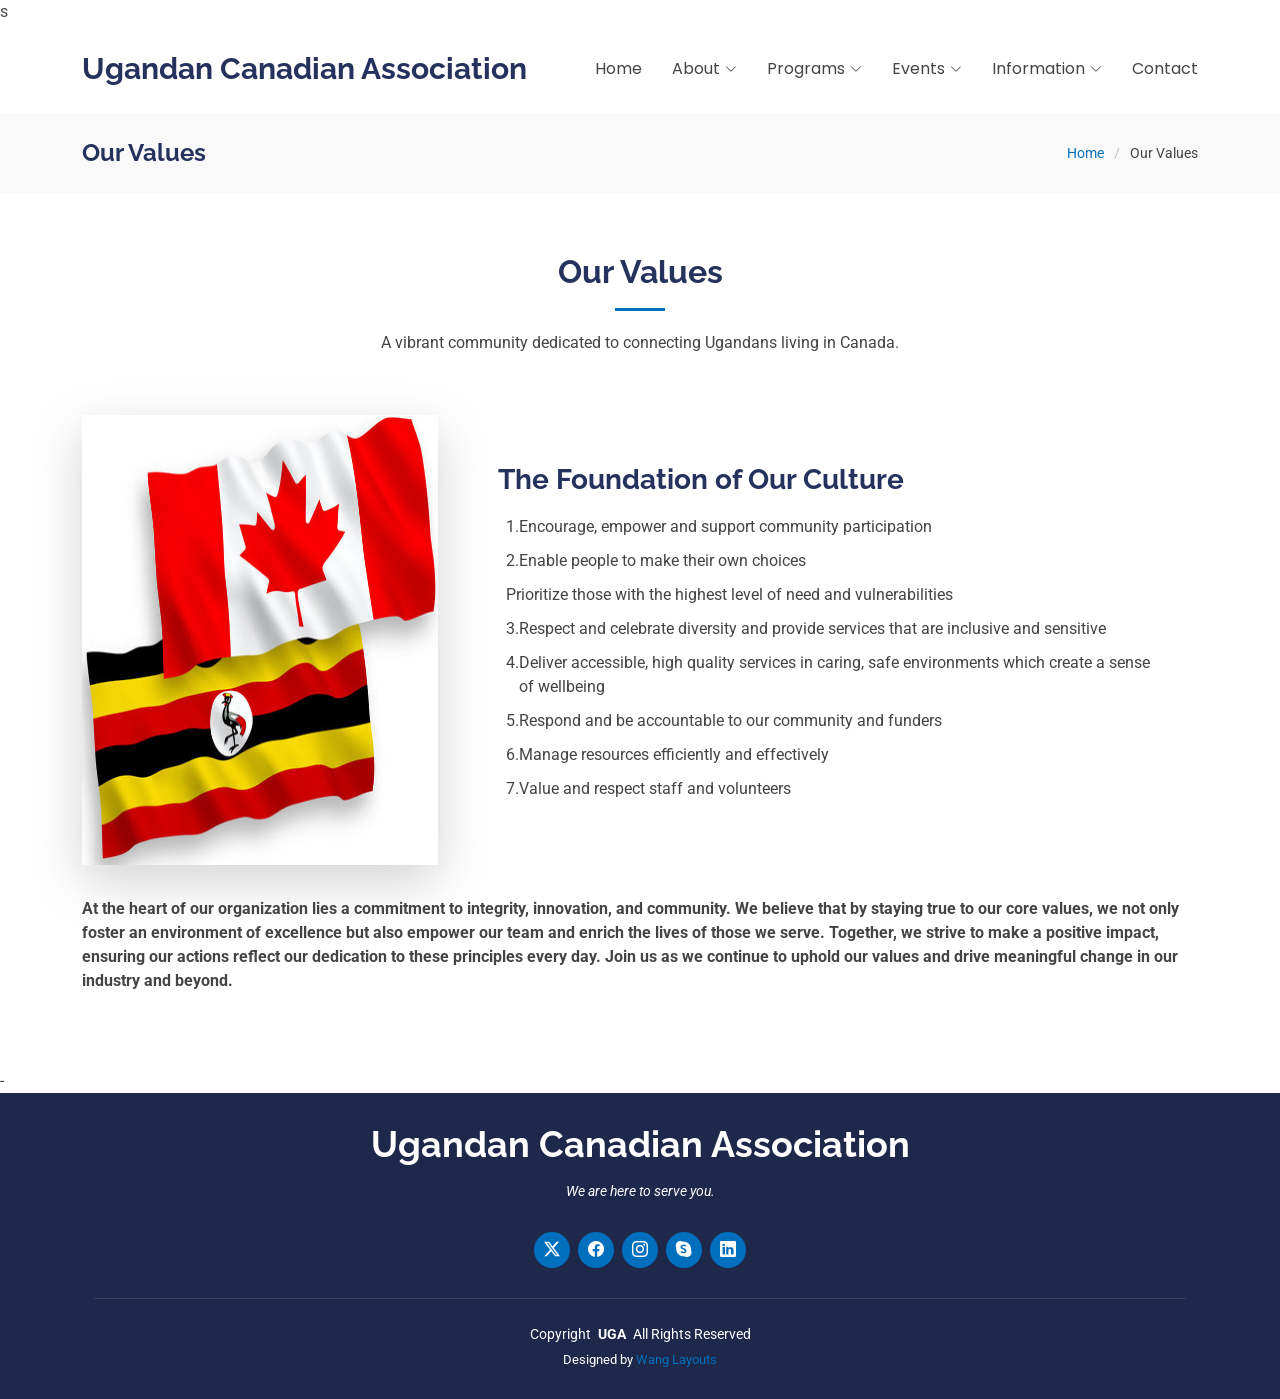
<file: our-values.html>
<!DOCTYPE html>
<html lang="en">

<head>
    <meta charset="utf-8">
    <meta content="width=device-width, initial-scale=1.0" name="viewport">
    <title>Our Values - Ugandan Canadian Association</title>
    <meta name="description" content="">
    <meta name="keywords" content="">

    <!-- Favicons -->
    <link rel="apple-touch-icon" sizes="180x180" href="assets/img/apple-touch-icon.png">
    <link rel="icon" type="image/png" sizes="32x32" href="assets/img/favicon-32x32.png">
    <link rel="icon" type="image/png" sizes="16x16" href="assets/img/favicon-16x16.png">
    <link rel="manifest" href="/site.webmanifest">

    <!-- Fonts -->
    <link href="https://fonts.googleapis.com" rel="preconnect">
    <link href="https://fonts.gstatic.com" rel="preconnect" crossorigin>
    <link href="https://fonts.googleapis.com/css2?family=Roboto:ital,wght@0,100;0,300;0,400;0,500;0,700;0,900;1,100;1,300;1,400;1,500;1,700;1,900&family=Poppins:ital,wght@0,100;0,200;0,300;0,400;0,500;0,600;0,700;0,800;0,900;1,100;1,200;1,300;1,400;1,500;1,600;1,700;1,800;1,900&family=Raleway:ital,wght@0,100;0,200;0,300;0,400;0,500;0,600;0,700;0,800;0,900;1,100;1,200;1,300;1,400;1,500;1,600;1,700;1,800;1,900&display=swap"
        rel="stylesheet">

    <!-- Vendor CSS Files -->
    <link href="assets/vendor/bootstrap/css/bootstrap.min.css" rel="stylesheet">
    <link href="assets/vendor/bootstrap-icons/bootstrap-icons.css" rel="stylesheet">
    <link href="assets/vendor/aos/aos.css" rel="stylesheet">
    <link href="assets/vendor/swiper/swiper-bundle.min.css" rel="stylesheet">
    <link href="assets/vendor/glightbox/css/glightbox.min.css" rel="stylesheet"> s
    <!-- Main CSS File -->
    <link href="assets/css/main.css" rel="stylesheet">


</head>

<body class="our-proile-page">

    <header id="header" class="header d-flex align-items-center sticky-top">
        <div class="container-fluid container-xl position-relative d-flex align-items-center justify-content-between">

            <a href="index.html" class="logo d-flex align-items-center">
                <!-- Uncomment the line below if you also wish to use an image logo -->
                <!-- <img src="assets/img/logo.png" alt=""> -->
                <h1 class="sitename">Ugandan Canadian Association</h1>
            </a>

            <nav id="navmenu" class="navmenu">
                <ul>
                    <li><a href="index.html">Home</a></li>
                    <li class="dropdown"><a href="#"><span>About</span> <i class="bi bi-chevron-down toggle-dropdown"></i></a>
                        <ul>
                            <li><a href="our-profile.html">Our Profile</a></li>
                            <li><a href="#" class="active">Our Values</a></li>
                            <li><a href="code-of-conduct.html">Code of Conduct</a></li>
                            <li><a href="uca-regions.html">UCA Regions</a></li>
                            <li><a href="volunteer-opportunities.html">Volunteer Opportunities</a></li>
                            <li><a href="careers.html">Careers</a></li>
                            <li>
                                <a href="donate.html">Donate</a>
                            </li>
                        </ul>
                    </li>
                    <li class="dropdown"><a href="#"><span>Programs</span> <i class="bi bi-chevron-down toggle-dropdown"></i></a>
                        <ul>
                            <li><a href="womenandgender.html">Women & Gender Affairs</a></li>
                            <li><a href="#">Seniors Outreach</a></li>
                            <li class="dropdown"><a href="#"><span>Careers | Education & Careers</span> <i class="bi bi-chevron-down toggle-dropdown"></i></a>
                                <ul>
                                    <li><a href="#">Business & Scholarships</a></li>
                                    <li><a href="#">Volunteer Openings</a></li>
                                    <li><a href="#">Job Openings</a></li>
                                    <li><a href="#">Become a Mentor</a></li>
                                    <li><a href="#">Find A Mentor</a></li>
                                </ul>
                            </li>
                            <li><a href="tourism-trade-Investment.html">Tourism, Trade & Investment</a></li>

                        </ul>
                    </li>
                    <li class="dropdown"><a href="#"><span>Events</span> <i class="bi bi-chevron-down toggle-dropdown"></i></a>
                        <ul>
                            <li><a href="events.html">Upcoming Events</a></li>
                            <li><a href="#">Past Events</a></li>

                        </ul>
                    </li>
                    <li class="dropdown"><a href="#"><span>Information</span> <i class="bi bi-chevron-down toggle-dropdown"></i></a>
                        <ul>
                            <li><a href="#">News & Press Releases</a></li>
                            <li><a href="#">Calender of Events</a></li>
                            <li><a href="#">UCA Forum</a></li>
                            <li><a href="gallery.html">Photo Gallery</a></li>

                        </ul>
                    </li>
                    <li><a href="contact.html">Contact</a></li>
                </ul>
                <i class="mobile-nav-toggle d-xl-none bi bi-list"></i>
            </nav>

        </div>
    </header>

    <main class="main">

        <!-- Page Title -->
        <div class="page-title light-background">
            <div class="container d-lg-flex justify-content-between align-items-center">
                <h1 class="mb-2 mb-lg-0">Our Values</h1>
                <nav class="breadcrumbs">
                    <ol>
                        <li><a href="index.html">Home</a></li>
                        <li class="current">Our Values</li>
                    </ol>
                </nav>
            </div>
        </div>
        <!-- End Page Title -->


        <!-- About Section -->
        <section id="about" class="about section">

            <!-- Section Title -->
            <div class="container section-title" data-aos="fade-up">
                <h2>Our Values</h2>
                <p>A vibrant community dedicated to connecting Ugandans living in Canada.</p>
            </div>
            <!-- End Section Title -->

            <div class="container" data-aos="fade-up" data-aos-delay="100">

                <div class="row gy-4 ">
                    <div class="col-md-4 display: d-flex ">
                        <img src="assets/img/flags-canada-and-uganda.jpg" class="img-fluid shadow-lg" alt="">
                    </div>
                    <div class="col-md-8 content text-align: justify p-lg-5">
                        <h3>The Foundation of Our Culture</h3>


                        <ul>
                            <li><i class=""></i>1. <span>Encourage, empower and support community participation
</span></li>
                            <li><i class=""></i>2. <span>Enable people to make their own choices</span></li>
                            <li><i class=""></i> <span>Prioritize those with the highest level of need and vulnerabilities
</span></li>
                            <li><i class=""></i>3. <span>Respect and celebrate diversity and provide services that are inclusive and sensitive
</span></li>
                            <li><i class=""></i>4. <span>Deliver accessible, high quality services in caring, safe environments which create a sense of wellbeing
</span></li>
                            <li><i class=""></i>5. <span>Respond and be accountable to our community and funders
</span></li>
                            <li><i class=""></i>6. <span>Manage resources efficiently and effectively

</span></li>
                            <li><i class=""></i>7. <span>Value and respect staff and volunteers</span></li>

                        </ul>

                    </div>
                    <p class="pt-2 text-align"><strong>At the heart of our organization lies a commitment to integrity, innovation, and community. We believe that by staying true to our core values, we not only foster an environment of excellence but also empower
                            our team and enrich the lives of those we serve. Together, we strive to make a positive impact, ensuring our actions reflect our dedication to these principles every day. Join us as we continue to uphold our values and drive
                            meaningful change in our industry and beyond. </strong> </p>
                </div>

            </div>

        </section>
        <!-- /About Section -->






        -

    </main>

    <footer id="footer " class="footer dark-background ">
        <div class="container ">
            <h3 class="sitename ">Ugandan Canadian Association</h3>
            <p>We are here to serve you.</p>
            <div class="social-links d-flex justify-content-center ">
                <a href=" "><i class="bi bi-twitter-x "></i></a>
                <a href=" "><i class="bi bi-facebook "></i></a>
                <a href=" "><i class="bi bi-instagram "></i></a>
                <a href=" "><i class="bi bi-skype "></i></a>
                <a href=" "><i class="bi bi-linkedin "></i></a>
            </div>
            <div class="container ">
                <div class="copyright ">
                    <span>Copyright</span> <strong class="px-1 sitename ">UGA</strong> <span>All Rights Reserved</span>
                </div>
                <div class="credits ">

                    Designed by <a href="https://wanglayouts.com/ ">Wang Layouts</a>
                </div>
            </div>
        </div>
    </footer>

    <!-- Scroll Top -->
    <a href="# " id="scroll-top " class="scroll-top d-flex align-items-center justify-content-center "><i class="bi bi-arrow-up-short "></i></a>

    <!-- Preloader -->
    <div id="preloader "></div>

    <!-- Vendor JS Files -->
    <script src="assets/vendor/bootstrap/js/bootstrap.bundle.min.js "></script>
    <script src="assets/vendor/php-email-form/validate.js "></script>
    <script src="assets/vendor/aos/aos.js "></script>
    <script src="assets/vendor/swiper/swiper-bundle.min.js "></script>
    <script src="assets/vendor/glightbox/js/glightbox.min.js "></script>

    <!-- Main JS File -->
    <script src="assets/js/main.js "></script>

</body>

</html>
</file>
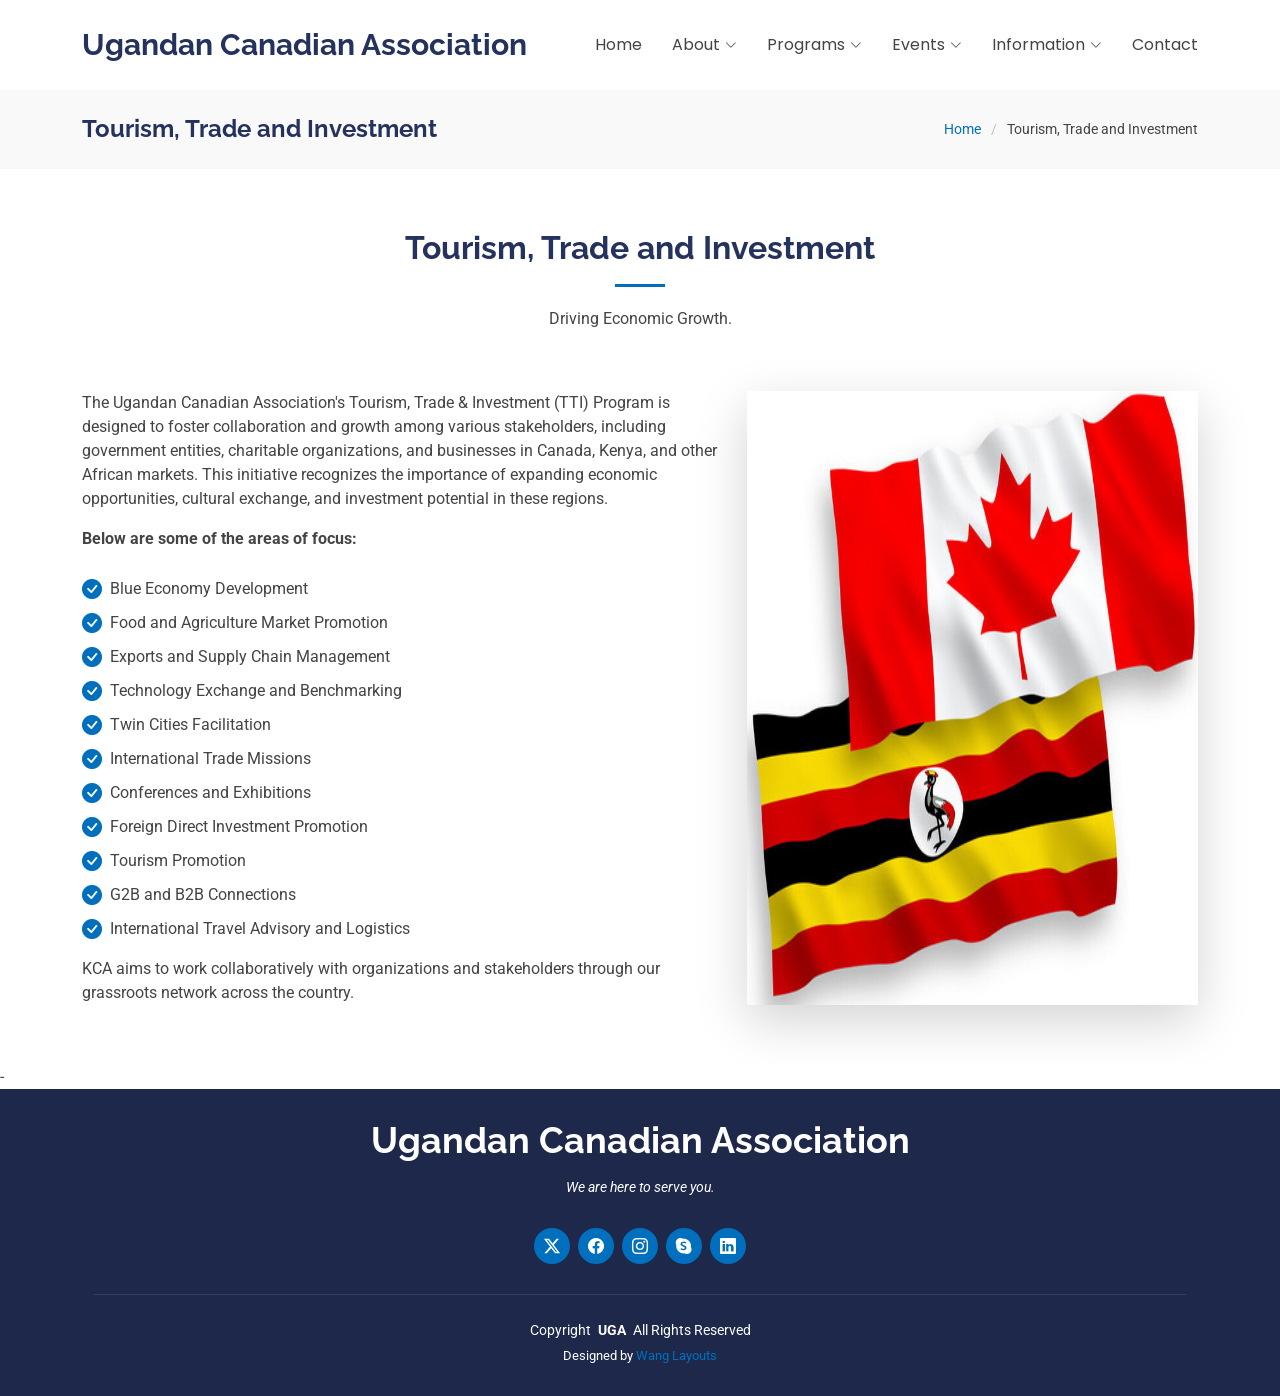
<file: tourism-trade-Investment.html>
<!DOCTYPE html>
<html lang="en">

<head>
    <meta charset="utf-8">
    <meta content="width=device-width, initial-scale=1.0" name="viewport">
    <title>Trade|Tourism|Investment - Ugandan Canadian Association</title>
    <meta name="description" content="">
    <meta name="keywords" content="">

    <!-- Favicons -->
    <link rel="apple-touch-icon" sizes="180x180" href="assets/img/apple-touch-icon.png">
    <link rel="icon" type="image/png" sizes="32x32" href="assets/img/favicon-32x32.png">
    <link rel="icon" type="image/png" sizes="16x16" href="assets/img/favicon-16x16.png">
    <link rel="manifest" href="/site.webmanifest">

    <!-- Fonts -->
    <link href="https://fonts.googleapis.com" rel="preconnect">
    <link href="https://fonts.gstatic.com" rel="preconnect" crossorigin>
    <link href="https://fonts.googleapis.com/css2?family=Roboto:ital,wght@0,100;0,300;0,400;0,500;0,700;0,900;1,100;1,300;1,400;1,500;1,700;1,900&family=Poppins:ital,wght@0,100;0,200;0,300;0,400;0,500;0,600;0,700;0,800;0,900;1,100;1,200;1,300;1,400;1,500;1,600;1,700;1,800;1,900&family=Raleway:ital,wght@0,100;0,200;0,300;0,400;0,500;0,600;0,700;0,800;0,900;1,100;1,200;1,300;1,400;1,500;1,600;1,700;1,800;1,900&display=swap"
        rel="stylesheet">

    <!-- Vendor CSS Files -->
    <link href="assets/vendor/bootstrap/css/bootstrap.min.css" rel="stylesheet">
    <link href="assets/vendor/bootstrap-icons/bootstrap-icons.css" rel="stylesheet">
    <link href="assets/vendor/aos/aos.css" rel="stylesheet">
    <link href="assets/vendor/swiper/swiper-bundle.min.css" rel="stylesheet">
    <link href="assets/vendor/glightbox/css/glightbox.min.css" rel="stylesheet">

    <!-- Main CSS File -->
    <link href="assets/css/main.css" rel="stylesheet">


</head>

<body class="our-proile-page">

    <header id="header" class="header d-flex align-items-center sticky-top">
        <div class="container-fluid container-xl position-relative d-flex align-items-center justify-content-between">

            <a href="index.html" class="logo d-flex align-items-center">
                <!-- Uncomment the line below if you also wish to use an image logo -->
                <!-- <img src="assets/img/logo.png" alt=""> -->
                <h1 class="sitename">Ugandan Canadian Association</h1>
            </a>

            <nav id="navmenu" class="navmenu">
                <ul>
                    <li><a href="index.html">Home</a></li>
                    <li class="dropdown"><a href="#"><span>About</span> <i class="bi bi-chevron-down toggle-dropdown"></i></a>
                        <ul>
                            <li><a href="#">Our Profile</a></li>
                            <li><a href="our-values.html">Our Values</a></li>
                            <li><a href="code-of-conduct.html">Code of Conduct</a></li>
                            <li>
                                <a href="uca-regions.html" #>UCA Regions</a></li>
                            <li><a href="volunteer-opportunities.html">Volunteer Opportunities</a></li>
                            <li><a href="careers.html">Careers</a></li>
                            <li>
                                <a href="donate.html">Donate</a>
                            </li>
                        </ul>
                    </li>
                    <li class="dropdown "><a href="# "><span>Programs</span> <i class="bi bi-chevron-down toggle-dropdown "></i></a>
                        <ul>
                            <li><a href="womenandgender.html">Women & Gender Affairs</a></li>
                            <li><a href="# ">Seniors Outreach</a></li>
                            <li class="dropdown "><a href="# "><span>Careers | Education & Careers</span> <i class="bi bi-chevron-down toggle-dropdown "></i></a>
                                <ul>
                                    <li><a href="# ">Business & Scholarships</a></li>
                                    <li><a href="# ">Volunteer Openings</a></li>
                                    <li><a href="# ">Job Openings</a></li>
                                    <li><a href="# ">Become a Mentor</a></li>
                                    <li><a href="# ">Find A Mentor</a></li>
                                </ul>
                            </li>
                            <li><a href="# " class="active">Tourism, Trade & Investment</a></li>

                        </ul>
                    </li>
                    <li class="dropdown "><a href="# "><span>Events</span> <i class="bi bi-chevron-down toggle-dropdown "></i></a>
                        <ul>
                            <li><a href="events.html">Upcoming Events</a></li>
                            <li><a href="# ">Past Events</a></li>

                        </ul>
                    </li>
                    <li class="dropdown "><a href="# "><span>Information</span> <i class="bi bi-chevron-down toggle-dropdown "></i></a>
                        <ul>
                            <li><a href="# ">News & Press Releases</a></li>
                            <li><a href="# ">Calender of Events</a></li>
                            <li><a href="# ">UCA Forum</a></li>
                            <li><a href="gallery.html">Photo Gallery</a></li>

                        </ul>
                    </li>
                    <li><a href="contact.html ">Contact</a></li>
                </ul>
                <i class="mobile-nav-toggle d-xl-none bi bi-list "></i>
            </nav>

        </div>
    </header>

    <main class="main ">

        <!-- Page Title -->
        <div class="page-title light-background ">
            <div class="container d-lg-flex justify-content-between align-items-center ">
                <h1 class="mb-2 mb-lg-0 ">Tourism, Trade and Investment</h1>
                <nav class="breadcrumbs ">
                    <ol>
                        <li><a href="index.html ">Home</a></li>
                        <li class="current ">Tourism, Trade and Investment</li>
                    </ol>
                </nav>
            </div>
        </div>
        <!-- End Page Title -->


        <!-- About Section -->
        <section id="about " class="about section ">

            <!-- Section Title -->
            <div class="container section-title " data-aos="fade-up ">
                <h2>Tourism, Trade and Investment</h2>
                <p>Driving Economic Growth.</p>
            </div>
            <!-- End Section Title -->

            <div class="container " data-aos="fade-up " data-aos-delay="100 ">

                <div class="row gy-4 ">

                    <div class="col-lg-7 content text-align: justify">

                        <p>
                            The Ugandan Canadian Association's Tourism, Trade & Investment (TTI) Program is designed to foster collaboration and growth among various stakeholders, including government entities, charitable organizations, and businesses in Canada, Kenya, and other
                            African markets. This initiative recognizes the importance of expanding economic opportunities, cultural exchange, and investment potential in these regions.

                        </p>

                        <p><b>Below are some of the areas of focus:</b></p>

                        <ul>
                            <li><i class="bi bi-check-circle-fill "></i> <span>Blue Economy Development
</span></li>
                            <li><i class="bi bi-check-circle-fill "></i> <span>Food and Agriculture Market Promotion</span></li>
                            <li><i class="bi bi-check-circle-fill "></i> <span>Exports and Supply Chain Management
</span></li>
                            <li><i class="bi bi-check-circle-fill "></i> <span>Technology Exchange and Benchmarking
                            <li><i class="bi bi-check-circle-fill "></i> <span>Twin Cities Facilitation
</span></li>
                            <li><i class="bi bi-check-circle-fill "></i> <span>International Trade Missions
</span></li>
                            <li><i class="bi bi-check-circle-fill "></i> <span>Conferences and Exhibitions 
</span></li>
                            <li><i class="bi bi-check-circle-fill "></i> <span>Foreign Direct Investment Promotion</span></li>
                            <li><i class="bi bi-check-circle-fill "></i> <span>Tourism Promotion</span></li>
                            <li><i class="bi bi-check-circle-fill "></i> <span>G2B and B2B Connections</span></li>
                            <li><i class="bi bi-check-circle-fill "></i> <span>International Travel Advisory and Logistics</span></li>

                        </ul>
                        <p>
                            KCA aims to work collaboratively with organizations and stakeholders through our grassroots network across the country.
                        </p>
                    </div>
                    <div class="col-md-5 display: d-flex ">
                        <img src="assets/img/flags-canada-and-uganda.jpg" class="img-fluid shadow-lg" alt="">
                    </div>
                </div>

            </div>

        </section>
        <!-- /About Section -->






        -

    </main>

    <footer id="footer " class="footer dark-background ">
        <div class="container ">
            <h3 class="sitename ">Ugandan Canadian Association</h3>
            <p>We are here to serve you.</p>
            <div class="social-links d-flex justify-content-center ">
                <a href=" "><i class="bi bi-twitter-x "></i></a>
                <a href=" "><i class="bi bi-facebook "></i></a>
                <a href=" "><i class="bi bi-instagram "></i></a>
                <a href=" "><i class="bi bi-skype "></i></a>
                <a href=" "><i class="bi bi-linkedin "></i></a>
            </div>
            <div class="container ">
                <div class="copyright ">
                    <span>Copyright</span> <strong class="px-1 sitename ">UGA</strong> <span>All Rights Reserved</span>
                </div>
                <div class="credits ">

                    Designed by <a href="https://wanglayouts.com/ ">Wang Layouts</a>
                </div>
            </div>
        </div>
    </footer>

    <!-- Scroll Top -->
    <a href="# " id="scroll-top " class="scroll-top d-flex align-items-center justify-content-center "><i class="bi bi-arrow-up-short "></i></a>

    <!-- Preloader -->
    <div id="preloader "></div>

    <!-- Vendor JS Files -->
    <script src="assets/vendor/bootstrap/js/bootstrap.bundle.min.js "></script>
    <script src="assets/vendor/php-email-form/validate.js "></script>
    <script src="assets/vendor/aos/aos.js "></script>
    <script src="assets/vendor/swiper/swiper-bundle.min.js "></script>
    <script src="assets/vendor/glightbox/js/glightbox.min.js "></script>

    <!-- Main JS File -->
    <script src="assets/js/main.js "></script>

</body>

</html>
</file>
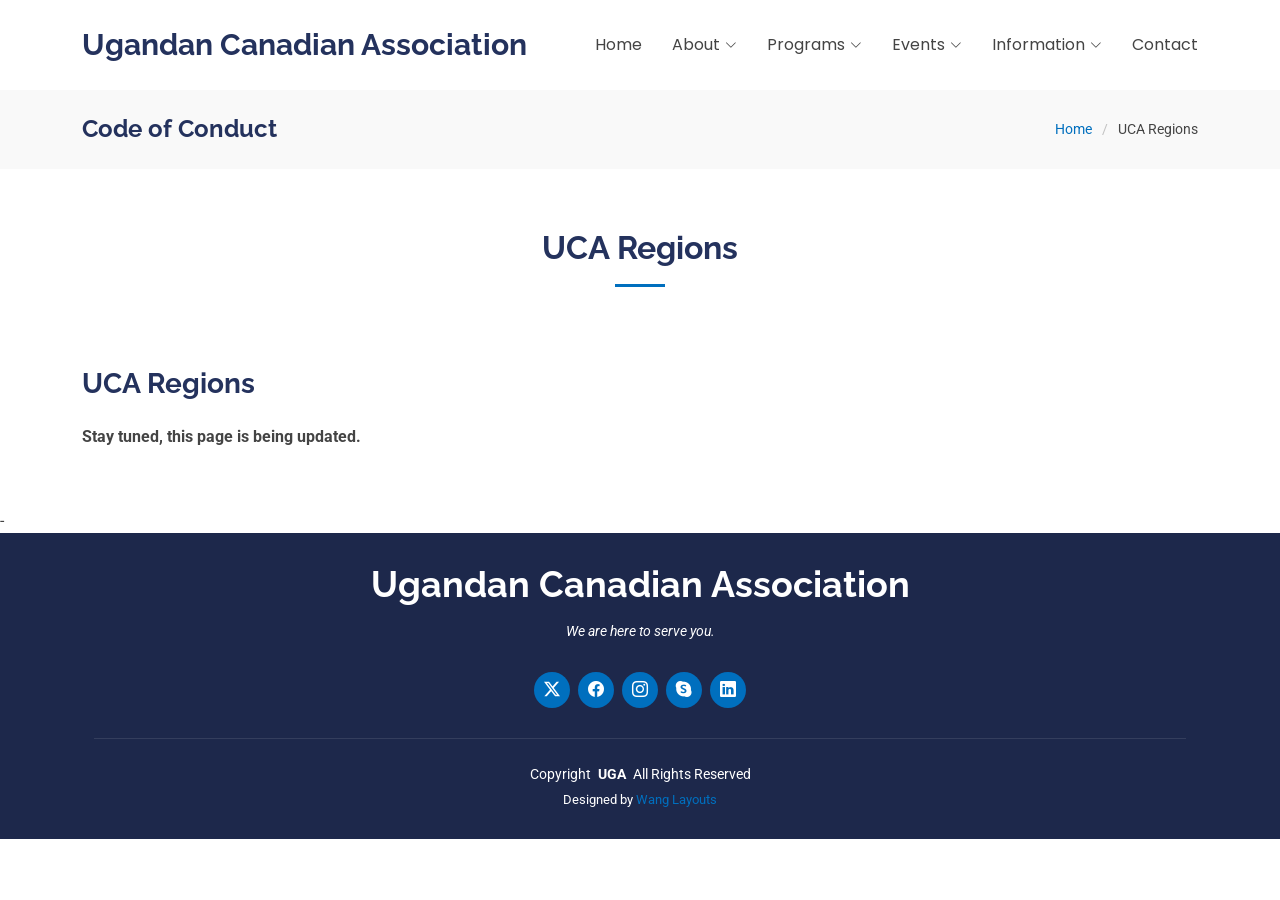
<file: uca-regions.html>
<!DOCTYPE html>
<html lang="en">

<head>
    <meta charset="utf-8">
    <meta content="width=device-width, initial-scale=1.0" name="viewport">
    <title>UCA Regions- Ugandan Canadian Association</title>
    <meta name="description" content="">
    <meta name="keywords" content="">

    <!-- Favicons -->
    <link rel="apple-touch-icon" sizes="180x180" href="assets/img/apple-touch-icon.png">
    <link rel="icon" type="image/png" sizes="32x32" href="assets/img/favicon-32x32.png">
    <link rel="icon" type="image/png" sizes="16x16" href="assets/img/favicon-16x16.png">
    <link rel="manifest" href="/site.webmanifest">

    <!-- Fonts -->
    <link href="https://fonts.googleapis.com" rel="preconnect">
    <link href="https://fonts.gstatic.com" rel="preconnect" crossorigin>
    <link href="https://fonts.googleapis.com/css2?family=Roboto:ital,wght@0,100;0,300;0,400;0,500;0,700;0,900;1,100;1,300;1,400;1,500;1,700;1,900&family=Poppins:ital,wght@0,100;0,200;0,300;0,400;0,500;0,600;0,700;0,800;0,900;1,100;1,200;1,300;1,400;1,500;1,600;1,700;1,800;1,900&family=Raleway:ital,wght@0,100;0,200;0,300;0,400;0,500;0,600;0,700;0,800;0,900;1,100;1,200;1,300;1,400;1,500;1,600;1,700;1,800;1,900&display=swap"
        rel="stylesheet">

    <!-- Vendor CSS Files -->
    <link href="assets/vendor/bootstrap/css/bootstrap.min.css" rel="stylesheet">
    <link href="assets/vendor/bootstrap-icons/bootstrap-icons.css" rel="stylesheet">
    <link href="assets/vendor/aos/aos.css" rel="stylesheet">
    <link href="assets/vendor/swiper/swiper-bundle.min.css" rel="stylesheet">
    <link href="assets/vendor/glightbox/css/glightbox.min.css" rel="stylesheet">

    <!-- Main CSS File -->
    <link href="assets/css/main.css" rel="stylesheet">


</head>

<body class="our-proile-page">

    <header id="header" class="header d-flex align-items-center sticky-top">
        <div class="container-fluid container-xl position-relative d-flex align-items-center justify-content-between">

            <a href="index.html" class="logo d-flex align-items-center">
                <!-- Uncomment the line below if you also wish to use an image logo -->
                <!-- <img src="assets/img/logo.png" alt=""> -->
                <h1 class="sitename">Ugandan Canadian Association</h1>
            </a>

            <nav id="navmenu" class="navmenu">
                <ul>
                    <li><a href="index.html">Home</a></li>
                    <li class="dropdown"><a href="#"><span>About</span> <i class="bi bi-chevron-down toggle-dropdown"></i></a>
                        <ul>
                            <li>
                                <a href="our-profile.html">Our Profile</a></li>
                            <li><a href="our-values.html">Our Values</a></li>
                            <li><a href="code-of-conduct.html">Code of Conduct</a></li>
                            <li>
                                <a href="# " class="active ">UCA Regions</a></li>
                            <li><a href="# ">Volunteer Opportunities</a></li>
                            <li><a href="# ">Careers</a></li>
                            <li>
                                <a href="# ">Donate</a>
                            </li>
                        </ul>
                    </li>
                    <li class="dropdown "><a href="# "><span>Programs</span> <i class="bi bi-chevron-down toggle-dropdown "></i></a>
                        <ul>
                            <li><a href="womenandgender.html">Women & Gender Affairs</a></li>
                            <li><a href="# ">Seniors Outreach</a></li>
                            <li class="dropdown "><a href="# "><span>Careers | Education & Careers</span> <i class="bi bi-chevron-down toggle-dropdown "></i></a>
                                <ul>
                                    <li><a href="# ">Business & Scholarships</a></li>
                                    <li><a href="# ">Volunteer Openings</a></li>
                                    <li><a href="# ">Job Openings</a></li>
                                    <li><a href="# ">Become a Mentor</a></li>
                                    <li><a href="# ">Find A Mentor</a></li>
                                </ul>
                            </li>
                            <li><a href="tourism-trade-Investment.html">Tourism, Trade & Investment</a></li>

                        </ul>
                    </li>
                    <li class="dropdown "><a href="# "><span>Events</span> <i class="bi bi-chevron-down toggle-dropdown "></i></a>
                        <ul>
                            <li><a href="events.html">Upcoming Events</a></li>
                            <li><a href="# ">Past Events</a></li>

                        </ul>
                    </li>
                    <li class="dropdown "><a href="# "><span>Information</span> <i class="bi bi-chevron-down toggle-dropdown "></i></a>
                        <ul>
                            <li><a href="# ">News & Press Releases</a></li>
                            <li><a href="# ">Calender of Events</a></li>
                            <li><a href="# ">UCA Forum</a></li>
                            <li><a href="gallery.html ">Photo Gallery</a></li>

                        </ul>
                    </li>
                    <li><a href="contact.html ">Contact</a></li>
                </ul>
                <i class="mobile-nav-toggle d-xl-none bi bi-list "></i>
            </nav>

        </div>
    </header>

    <main class="main ">

        <!-- Page Title -->
        <div class="page-title light-background ">
            <div class="container d-lg-flex justify-content-between align-items-center ">
                <h1 class="mb-2 mb-lg-0 ">Code of Conduct</h1>
                <nav class="breadcrumbs ">
                    <ol>
                        <li><a href="index.html ">Home</a></li>
                        <li class="current ">UCA Regions</li>
                    </ol>
                </nav>
            </div>
        </div>
        <!-- End Page Title -->


        <!-- About Section -->
        <section id="about " class="about section ">

            <!-- Section Title -->
            <div class="container section-title " data-aos="fade-up ">
                <h2>UCA Regions</h2>

            </div>
            <!-- End Section Title -->

            <div class="container " data-aos="fade-up " data-aos-delay="100 ">

                <div class="row gy-4 ">

                    <div class="col-lg-12 content text-align: justify ">
                        <h3>UCA Regions</h3>


                        <P class="pt-3 "><b>Stay tuned, this page is being updated.</b>

                        </P>
                    </div>
                </div>

            </div>

        </section>
        <!-- /About Section -->






        -

    </main>

    <footer id="footer " class="footer dark-background ">
        <div class="container ">
            <h3 class="sitename ">Ugandan Canadian Association</h3>
            <p>We are here to serve you.</p>
            <div class="social-links d-flex justify-content-center ">
                <a href=" "><i class="bi bi-twitter-x "></i></a>
                <a href=" "><i class="bi bi-facebook "></i></a>
                <a href=" "><i class="bi bi-instagram "></i></a>
                <a href=" "><i class="bi bi-skype "></i></a>
                <a href=" "><i class="bi bi-linkedin "></i></a>
            </div>
            <div class="container ">
                <div class="copyright ">
                    <span>Copyright</span> <strong class="px-1 sitename ">UGA</strong> <span>All Rights Reserved</span>
                </div>
                <div class="credits ">

                    Designed by <a href="https://wanglayouts.com/ ">Wang Layouts</a>
                </div>
            </div>
        </div>
    </footer>

    <!-- Scroll Top -->
    <a href="# " id="scroll-top " class="scroll-top d-flex align-items-center justify-content-center "><i class="bi bi-arrow-up-short "></i></a>

    <!-- Preloader -->
    <div id="preloader "></div>

    <!-- Vendor JS Files -->
    <script src="assets/vendor/bootstrap/js/bootstrap.bundle.min.js "></script>
    <script src="assets/vendor/php-email-form/validate.js "></script>
    <script src="assets/vendor/aos/aos.js "></script>
    <script src="assets/vendor/swiper/swiper-bundle.min.js "></script>
    <script src="assets/vendor/glightbox/js/glightbox.min.js "></script>

    <!-- Main JS File -->
    <script src="assets/js/main.js "></script>

</body>

</html>
</file>
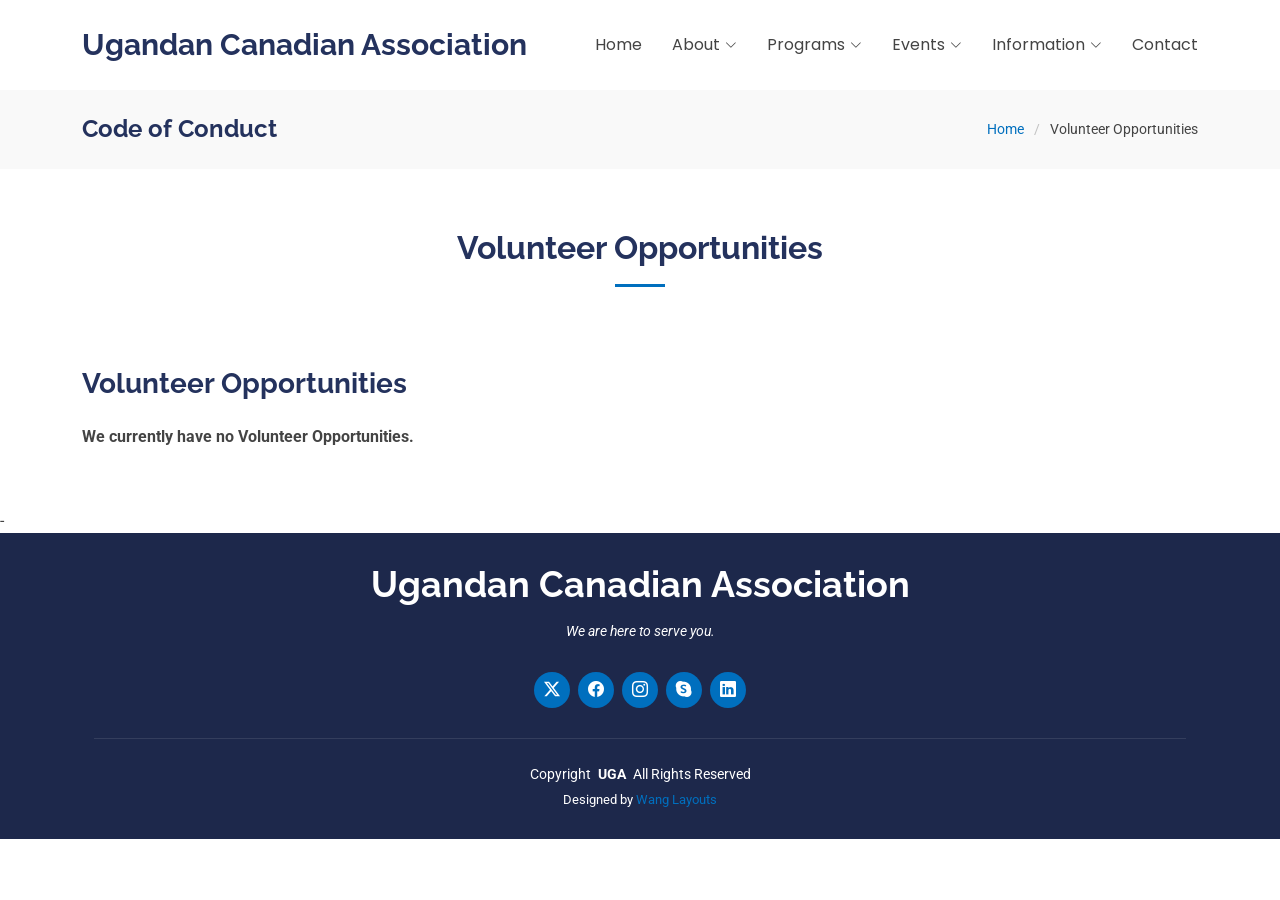
<file: volunteer-opportunities.html>
<!DOCTYPE html>
<html lang="en">

<head>
    <meta charset="utf-8">
    <meta content="width=device-width, initial-scale=1.0" name="viewport">
    <title> Volunteer Opportunities - Ugandan Canadian Association</title>
    <meta name="description" content="">
    <meta name="keywords" content="">

    <!-- Favicons -->
    <link rel="apple-touch-icon" sizes="180x180" href="assets/img/apple-touch-icon.png">
    <link rel="icon" type="image/png" sizes="32x32" href="assets/img/favicon-32x32.png">
    <link rel="icon" type="image/png" sizes="16x16" href="assets/img/favicon-16x16.png">
    <link rel="manifest" href="/site.webmanifest">

    <!-- Fonts -->
    <link href="https://fonts.googleapis.com" rel="preconnect">
    <link href="https://fonts.gstatic.com" rel="preconnect" crossorigin>
    <link href="https://fonts.googleapis.com/css2?family=Roboto:ital,wght@0,100;0,300;0,400;0,500;0,700;0,900;1,100;1,300;1,400;1,500;1,700;1,900&family=Poppins:ital,wght@0,100;0,200;0,300;0,400;0,500;0,600;0,700;0,800;0,900;1,100;1,200;1,300;1,400;1,500;1,600;1,700;1,800;1,900&family=Raleway:ital,wght@0,100;0,200;0,300;0,400;0,500;0,600;0,700;0,800;0,900;1,100;1,200;1,300;1,400;1,500;1,600;1,700;1,800;1,900&display=swap"
        rel="stylesheet">

    <!-- Vendor CSS Files -->
    <link href="assets/vendor/bootstrap/css/bootstrap.min.css" rel="stylesheet">
    <link href="assets/vendor/bootstrap-icons/bootstrap-icons.css" rel="stylesheet">
    <link href="assets/vendor/aos/aos.css" rel="stylesheet">
    <link href="assets/vendor/swiper/swiper-bundle.min.css" rel="stylesheet">
    <link href="assets/vendor/glightbox/css/glightbox.min.css" rel="stylesheet">

    <!-- Main CSS File -->
    <link href="assets/css/main.css" rel="stylesheet">


</head>

<body class="our-proile-page">

    <header id="header" class="header d-flex align-items-center sticky-top">
        <div class="container-fluid container-xl position-relative d-flex align-items-center justify-content-between">

            <a href="index.html" class="logo d-flex align-items-center">
                <!-- Uncomment the line below if you also wish to use an image logo -->
                <!-- <img src="assets/img/logo.png" alt=""> -->
                <h1 class="sitename">Ugandan Canadian Association</h1>
            </a>

            <nav id="navmenu" class="navmenu">
                <ul>
                    <li><a href="index.html">Home</a></li>
                    <li class="dropdown"><a href="#"><span>About</span> <i class="bi bi-chevron-down toggle-dropdown"></i></a>
                        <ul>
                            <li>
                                <a href="our-profile.html">Our Profile</a></li>
                            <li><a href="our-values.html">Our Values</a></li>
                            <li><a href="code-of-conduct.html">Code of Conduct</a></li>
                            <li>
                                <a href="uca-regions.html">UCA Regions</a></li>
                            <li><a href="# " class="active ">Volunteer Opportunities</a></li>
                            <li><a href="careers.html">Careers</a></li>
                            <li>
                                <a href="donate.html">Donate</a>
                            </li>
                        </ul>
                    </li>
                    <li class="dropdown "><a href="# "><span>Programs</span> <i class="bi bi-chevron-down toggle-dropdown "></i></a>
                        <ul>
                            <li><a href="womenandgender.html">Women & Gender Affairs</a></li>
                            <li><a href="# ">Seniors Outreach</a></li>
                            <li class="dropdown "><a href="# "><span>Careers | Education & Careers</span> <i class="bi bi-chevron-down toggle-dropdown "></i></a>
                                <ul>
                                    <li><a href="# ">Business & Scholarships</a></li>
                                    <li><a href="# ">Volunteer Openings</a></li>
                                    <li><a href="# ">Job Openings</a></li>
                                    <li><a href="# ">Become a Mentor</a></li>
                                    <li><a href="# ">Find A Mentor</a></li>
                                </ul>
                            </li>
                            <li><a href="tourism-trade-Investment.html">Tourism, Trade & Investment</a></li>

                        </ul>
                    </li>
                    <li class="dropdown "><a href="# "><span>Events</span> <i class="bi bi-chevron-down toggle-dropdown "></i></a>
                        <ul>
                            <li><a href="events.html">Upcoming Events</a></li>
                            <li><a href="# ">Past Events</a></li>

                        </ul>
                    </li>
                    <li class="dropdown "><a href="# "><span>Information</span> <i class="bi bi-chevron-down toggle-dropdown "></i></a>
                        <ul>
                            <li><a href="# ">News & Press Releases</a></li>
                            <li><a href="# ">Calender of Events</a></li>
                            <li><a href="# ">UCA Forum</a></li>
                            <li><a href="gallery.html">Photo Gallery</a></li>

                        </ul>
                    </li>
                    <li><a href="contact.html ">Contact</a></li>
                </ul>
                <i class="mobile-nav-toggle d-xl-none bi bi-list "></i>
            </nav>

        </div>
    </header>

    <main class="main ">

        <!-- Page Title -->
        <div class="page-title light-background ">
            <div class="container d-lg-flex justify-content-between align-items-center ">
                <h1 class="mb-2 mb-lg-0 ">Code of Conduct</h1>
                <nav class="breadcrumbs ">
                    <ol>
                        <li><a href="index.html ">Home</a></li>
                        <li class="current ">Volunteer Opportunities</li>
                    </ol>
                </nav>
            </div>
        </div>
        <!-- End Page Title -->


        <!-- About Section -->
        <section id="about " class="about section ">

            <!-- Section Title -->
            <div class="container section-title " data-aos="fade-up ">
                <h2>Volunteer Opportunities</h2>

            </div>
            <!-- End Section Title -->

            <div class="container " data-aos="fade-up " data-aos-delay="100 ">

                <div class="row gy-4 ">

                    <div class="col-lg-12 content text-align: justify ">
                        <h3>Volunteer Opportunities</h3>


                        <P class="pt-3 "><b>We currently have no Volunteer Opportunities.</b>

                        </P>
                    </div>
                </div>

            </div>

        </section>
        <!-- /About Section -->






        -

    </main>

    <footer id="footer " class="footer dark-background ">
        <div class="container ">
            <h3 class="sitename ">Ugandan Canadian Association</h3>
            <p>We are here to serve you.</p>
            <div class="social-links d-flex justify-content-center ">
                <a href=" "><i class="bi bi-twitter-x "></i></a>
                <a href=" "><i class="bi bi-facebook "></i></a>
                <a href=" "><i class="bi bi-instagram "></i></a>
                <a href=" "><i class="bi bi-skype "></i></a>
                <a href=" "><i class="bi bi-linkedin "></i></a>
            </div>
            <div class="container ">
                <div class="copyright ">
                    <span>Copyright</span> <strong class="px-1 sitename ">UGA</strong> <span>All Rights Reserved</span>
                </div>
                <div class="credits ">

                    Designed by <a href="https://wanglayouts.com/ ">Wang Layouts</a>
                </div>
            </div>
        </div>
    </footer>

    <!-- Scroll Top -->
    <a href="# " id="scroll-top " class="scroll-top d-flex align-items-center justify-content-center "><i class="bi bi-arrow-up-short "></i></a>

    <!-- Preloader -->
    <div id="preloader "></div>

    <!-- Vendor JS Files -->
    <script src="assets/vendor/bootstrap/js/bootstrap.bundle.min.js "></script>
    <script src="assets/vendor/php-email-form/validate.js "></script>
    <script src="assets/vendor/aos/aos.js "></script>
    <script src="assets/vendor/swiper/swiper-bundle.min.js "></script>
    <script src="assets/vendor/glightbox/js/glightbox.min.js "></script>

    <!-- Main JS File -->
    <script src="assets/js/main.js "></script>

</body>

</html>
</file>
<file: assets/css/main.css>
/**
* Template Name: MeFamily
* Template URL: https://bootstrapmade.com/family-multipurpose-html-bootstrap-template-free/
* Updated: Aug 07 2024 with Bootstrap v5.3.3
* Author: BootstrapMade.com
* License: https://bootstrapmade.com/license/
*/


/*--------------------------------------------------------------
# Font & Color Variables
# Help: https://bootstrapmade.com/color-system/
--------------------------------------------------------------*/


/* Fonts */

:root {
    --default-font: "Roboto", system-ui, -apple-system, "Segoe UI", Roboto, "Helvetica Neue", Arial, "Noto Sans", "Liberation Sans", sans-serif, "Apple Color Emoji", "Segoe UI Emoji", "Segoe UI Symbol", "Noto Color Emoji";
    --heading-font: "Raleway", sans-serif;
    --nav-font: "Poppins", sans-serif;
}


/* Global Colors - The following color variables are used throughout the website. Updating them here will change the color scheme of the entire website */

:root {
    --background-color: #ffffff;
    /* Background color for the entire website, including individual sections */
    --default-color: #444444;
    /* Default color used for the majority of the text content across the entire website */
    --heading-color: #24325d;
    /* Color for headings, subheadings and title throughout the website */
    --accent-color: #006fbe;
    /* Accent color that represents your brand on the website. It's used for buttons, links, and other elements that need to stand out */
    --surface-color: #ffffff;
    /* The surface color is used as a background of boxed elements within sections, such as cards, icon boxes, or other elements that require a visual separation from the global background. */
    --contrast-color: #ffffff;
    /* Contrast color for text, ensuring readability against backgrounds of accent, heading, or default colors. */
}


/* Nav Menu Colors - The following color variables are used specifically for the navigation menu. They are separate from the global colors to allow for more customization options */

:root {
    --nav-color: #444444;
    /* The default color of the main navmenu links */
    --nav-hover-color: #006fbe;
    /* Applied to main navmenu links when they are hovered over or active */
    --nav-mobile-background-color: #ffffff;
    /* Used as the background color for mobile navigation menu */
    --nav-dropdown-background-color: #ffffff;
    /* Used as the background color for dropdown items that appear when hovering over primary navigation items */
    --nav-dropdown-color: #444444;
    /* Used for navigation links of the dropdown items in the navigation menu. */
    --nav-dropdown-hover-color: #006fbe;
    /* Similar to --nav-hover-color, this color is applied to dropdown navigation links when they are hovered over. */
}


/* Color Presets - These classes override global colors when applied to any section or element, providing reuse of the sam color scheme. */

.light-background {
    --background-color: #f9f9f9;
    --surface-color: #ffffff;
}

.dark-background {
    --background-color: #1d284b;
    --default-color: #ffffff;
    --heading-color: #ffffff;
    --surface-color: #2b3c70;
    --contrast-color: #ffffff;
}


/* Smooth scroll */

:root {
    scroll-behavior: smooth;
}


/*--------------------------------------------------------------
# General Styling & Shared Classes
--------------------------------------------------------------*/

body {
    color: var(--default-color);
    background-color: var(--background-color);
    font-family: var(--default-font);
}

a {
    color: var(--accent-color);
    text-decoration: none;
    transition: 0.3s;
}

a:hover {
    color: color-mix(in srgb, var(--accent-color), transparent 25%);
    text-decoration: none;
}

h1,
h2,
h3,
h4,
h5,
h6 {
    color: var(--heading-color);
    font-family: var(--heading-font);
}


/* PHP Email Form Messages
------------------------------*/

.php-email-form .error-message {
    display: none;
    background: #df1529;
    color: #ffffff;
    text-align: left;
    padding: 15px;
    margin-bottom: 24px;
    font-weight: 600;
}

.php-email-form .sent-message {
    display: none;
    color: #ffffff;
    background: #059652;
    text-align: center;
    padding: 15px;
    margin-bottom: 24px;
    font-weight: 600;
}

.php-email-form .loading {
    display: none;
    background: var(--surface-color);
    text-align: center;
    padding: 15px;
    margin-bottom: 24px;
}

.php-email-form .loading:before {
    content: "";
    display: inline-block;
    border-radius: 50%;
    width: 24px;
    height: 24px;
    margin: 0 10px -6px 0;
    border: 3px solid var(--accent-color);
    border-top-color: var(--surface-color);
    animation: php-email-form-loading 1s linear infinite;
}

@keyframes php-email-form-loading {
    0% {
        transform: rotate(0deg);
    }
    100% {
        transform: rotate(360deg);
    }
}


/*--------------------------------------------------------------
# Global Header
--------------------------------------------------------------*/

.header {
    color: var(--default-color);
    background-color: var(--background-color);
    padding: 15px 0;
    transition: all 0.5s;
    z-index: 997;
}

.header .logo {
    line-height: 1;
}

.header .logo img {
    max-height: 32px;
    margin-right: 8px;
}

.header .logo h1 {
    font-size: 30px;
    margin: 0;
    font-weight: 700;
    color: var(--heading-color);
}

.scrolled .header {
    box-shadow: 0px 0 18px rgba(0, 0, 0, 0.1);
}


/*--------------------------------------------------------------
# Navigation Menu
--------------------------------------------------------------*/


/* Navmenu - Desktop */

@media (min-width: 1200px) {
    .navmenu {
        padding: 0;
    }
    .navmenu ul {
        margin: 0;
        padding: 0;
        display: flex;
        list-style: none;
        align-items: center;
    }
    .navmenu li {
        position: relative;
    }
    .navmenu a,
    .navmenu a:focus {
        color: var(--nav-color);
        padding: 18px 15px;
        font-size: 16px;
        font-family: var(--nav-font);
        font-weight: 400;
        display: flex;
        align-items: center;
        justify-content: space-between;
        white-space: nowrap;
        transition: 0.3s;
    }
    .navmenu a i,
    .navmenu a:focus i {
        font-size: 12px;
        line-height: 0;
        margin-left: 5px;
        transition: 0.3s;
    }
    .navmenu li:last-child a {
        padding-right: 0;
    }
    .navmenu li:hover>a,
    .navmenu .active,
    .navmenu .active:focus {
        color: var(--nav-hover-color);
    }
    .navmenu .dropdown ul {
        margin: 0;
        padding: 10px 0;
        background: var(--nav-dropdown-background-color);
        display: block;
        position: absolute;
        visibility: hidden;
        left: 14px;
        top: 130%;
        opacity: 0;
        transition: 0.3s;
        border-radius: 4px;
        z-index: 99;
        box-shadow: 0px 0px 30px rgba(0, 0, 0, 0.1);
    }
    .navmenu .dropdown ul li {
        min-width: 200px;
    }
    .navmenu .dropdown ul a {
        padding: 10px 20px;
        font-size: 15px;
        text-transform: none;
        color: var(--nav-dropdown-color);
    }
    .navmenu .dropdown ul a i {
        font-size: 12px;
    }
    .navmenu .dropdown ul a:hover,
    .navmenu .dropdown ul .active:hover,
    .navmenu .dropdown ul li:hover>a {
        color: var(--nav-dropdown-hover-color);
    }
    .navmenu .dropdown:hover>ul {
        opacity: 1;
        top: 100%;
        visibility: visible;
    }
    .navmenu .dropdown .dropdown ul {
        top: 0;
        left: -90%;
        visibility: hidden;
    }
    .navmenu .dropdown .dropdown:hover>ul {
        opacity: 1;
        top: 0;
        left: -100%;
        visibility: visible;
    }
}


/* Navmenu - Mobile */

@media (max-width: 1199px) {
    .mobile-nav-toggle {
        color: var(--nav-color);
        font-size: 28px;
        line-height: 0;
        margin-right: 10px;
        cursor: pointer;
        transition: color 0.3s;
    }
    .navmenu {
        padding: 0;
        z-index: 9997;
    }
    .navmenu ul {
        display: none;
        list-style: none;
        position: absolute;
        inset: 60px 20px 20px 20px;
        padding: 10px 0;
        margin: 0;
        border-radius: 6px;
        background-color: var(--nav-mobile-background-color);
        overflow-y: auto;
        transition: 0.3s;
        z-index: 9998;
        box-shadow: 0px 0px 30px rgba(0, 0, 0, 0.1);
    }
    .navmenu a,
    .navmenu a:focus {
        color: var(--nav-dropdown-color);
        padding: 10px 20px;
        font-family: var(--nav-font);
        font-size: 17px;
        font-weight: 500;
        display: flex;
        align-items: center;
        justify-content: space-between;
        white-space: nowrap;
        transition: 0.3s;
    }
    .navmenu a i,
    .navmenu a:focus i {
        font-size: 12px;
        line-height: 0;
        margin-left: 5px;
        width: 30px;
        height: 30px;
        display: flex;
        align-items: center;
        justify-content: center;
        border-radius: 50%;
        transition: 0.3s;
        background-color: color-mix(in srgb, var(--accent-color), transparent 90%);
    }
    .navmenu a i:hover,
    .navmenu a:focus i:hover {
        background-color: var(--accent-color);
        color: var(--contrast-color);
    }
    .navmenu a:hover,
    .navmenu .active,
    .navmenu .active:focus {
        color: var(--nav-dropdown-hover-color);
    }
    .navmenu .active i,
    .navmenu .active:focus i {
        background-color: var(--accent-color);
        color: var(--contrast-color);
        transform: rotate(180deg);
    }
    .navmenu .dropdown ul {
        position: static;
        display: none;
        z-index: 99;
        padding: 10px 0;
        margin: 10px 20px;
        background-color: var(--nav-dropdown-background-color);
        border: 1px solid color-mix(in srgb, var(--default-color), transparent 90%);
        box-shadow: none;
        transition: all 0.5s ease-in-out;
    }
    .navmenu .dropdown ul ul {
        background-color: rgba(33, 37, 41, 0.1);
    }
    .navmenu .dropdown>.dropdown-active {
        display: block;
        background-color: rgba(33, 37, 41, 0.03);
    }
    .mobile-nav-active {
        overflow: hidden;
    }
    .mobile-nav-active .mobile-nav-toggle {
        color: #fff;
        position: absolute;
        font-size: 32px;
        top: 15px;
        right: 15px;
        margin-right: 0;
        z-index: 9999;
    }
    .mobile-nav-active .navmenu {
        position: fixed;
        overflow: hidden;
        inset: 0;
        background: rgba(33, 37, 41, 0.8);
        transition: 0.3s;
    }
    .mobile-nav-active .navmenu>ul {
        display: block;
    }
}


/*--------------------------------------------------------------
# Global Footer
--------------------------------------------------------------*/

.footer {
    color: var(--default-color);
    background-color: var(--background-color);
    font-size: 14px;
    text-align: center;
    padding: 30px 0;
    position: relative;
}

.footer h3 {
    font-size: 36px;
    font-weight: 700;
    position: relative;
    padding: 0;
    margin: 0 0 15px 0;
}

.footer p {
    font-size: 15;
    font-style: italic;
    padding: 0;
    margin: 0 0 30px 0;
}

.footer .social-links {
    margin: 0 0 30px 0;
}

.footer .social-links a {
    font-size: 16px;
    display: flex;
    align-items: center;
    justify-content: center;
    background: var(--accent-color);
    color: var(--contrast-color);
    line-height: 1;
    margin: 0 4px;
    border-radius: 50%;
    text-align: center;
    width: 36px;
    height: 36px;
    transition: 0.3s;
}

.footer .social-links a:hover {
    background: color-mix(in srgb, var(--accent-color), transparent 20%);
    text-decoration: none;
}

.footer .copyright {
    padding-top: 25px;
    border-top: 1px solid color-mix(in srgb, var(--default-color), transparent 90%);
}

.footer .credits {
    font-size: 13px;
    padding-top: 5px;
}


/*--------------------------------------------------------------
# Preloader
--------------------------------------------------------------*/

#preloader {
    position: fixed;
    inset: 0;
    z-index: 999999;
    overflow: hidden;
    background: var(--background-color);
    transition: all 0.6s ease-out;
}

#preloader:before {
    content: "";
    position: fixed;
    top: calc(50% - 30px);
    left: calc(50% - 30px);
    border: 6px solid #ffffff;
    border-color: var(--accent-color) transparent var(--accent-color) transparent;
    border-radius: 50%;
    width: 60px;
    height: 60px;
    animation: animate-preloader 1.5s linear infinite;
}

@keyframes animate-preloader {
    0% {
        transform: rotate(0deg);
    }
    100% {
        transform: rotate(360deg);
    }
}


/*--------------------------------------------------------------
# Scroll Top Button
--------------------------------------------------------------*/

.scroll-top {
    position: fixed;
    visibility: hidden;
    opacity: 0;
    right: 15px;
    bottom: 15px;
    z-index: 99999;
    background-color: var(--accent-color);
    width: 40px;
    height: 40px;
    border-radius: 4px;
    transition: all 0.4s;
}

.scroll-top i {
    font-size: 24px;
    color: var(--contrast-color);
    line-height: 0;
}

.scroll-top:hover {
    background-color: color-mix(in srgb, var(--accent-color), transparent 20%);
    color: var(--contrast-color);
}

.scroll-top.active {
    visibility: visible;
    opacity: 1;
}


/*--------------------------------------------------------------
# Disable aos animation delay on mobile devices
--------------------------------------------------------------*/

@media screen and (max-width: 768px) {
    [data-aos-delay] {
        transition-delay: 0 !important;
    }
}


/*--------------------------------------------------------------
# Global Page Titles & Breadcrumbs
--------------------------------------------------------------*/

.page-title {
    color: var(--default-color);
    background-color: var(--background-color);
    padding: 25px 0;
    position: relative;
}

.page-title h1 {
    font-size: 24px;
    font-weight: 700;
}

.page-title .breadcrumbs ol {
    display: flex;
    flex-wrap: wrap;
    list-style: none;
    padding: 0;
    margin: 0;
    font-size: 14px;
    font-weight: 400;
}

.page-title .breadcrumbs ol li+li {
    padding-left: 10px;
}

.page-title .breadcrumbs ol li+li::before {
    content: "/";
    display: inline-block;
    padding-right: 10px;
    color: color-mix(in srgb, var(--default-color), transparent 70%);
}


/*--------------------------------------------------------------
# Global Sections
--------------------------------------------------------------*/

section,
.section {
    color: var(--default-color);
    background-color: var(--background-color);
    padding: 60px 0;
    scroll-margin-top: 90px;
    overflow: clip;
}

@media (max-width: 1199px) {
    section,
    .section {
        scroll-margin-top: 66px;
    }
}


/*--------------------------------------------------------------
# Global Section Titles
--------------------------------------------------------------*/

.section-title {
    text-align: center;
    padding-bottom: 60px;
    position: relative;
}

.section-title h2 {
    font-size: 32px;
    font-weight: 700;
    margin-bottom: 20px;
    padding-bottom: 20px;
    position: relative;
}

.section-title h2:after {
    content: "";
    position: absolute;
    display: block;
    width: 50px;
    height: 3px;
    background: var(--accent-color);
    left: 0;
    right: 0;
    bottom: 0;
    margin: auto;
}

.section-title p {
    margin-bottom: 0;
}


/*--------------------------------------------------------------
# Hero Section
--------------------------------------------------------------*/

.hero {
    padding: 0;
}

.hero .carousel {
    width: 100%;
    min-height: 75vh;
    padding: 0;
    margin: 0;
    background-color: var(--background-color);
    position: relative;
}

.hero img {
    position: absolute;
    inset: 0;
    display: block;
    width: 100%;
    height: 100%;
    object-fit: cover;
    z-index: 1;
}

.hero .carousel-item {
    position: absolute;
    inset: 0;
    background-size: cover;
    background-position: center;
    background-repeat: no-repeat;
    overflow: hidden;
}

.hero .carousel-control-prev,
.hero .carousel-control-next {
    width: 10%;
    transition: 0.3s;
    opacity: 0.5;
}

.hero .carousel-control-prev:focus,
.hero .carousel-control-next:focus {
    opacity: 0.5;
}

.hero .carousel-control-prev:hover,
.hero .carousel-control-next:hover {
    opacity: 0.9;
}

@media (min-width: 1024px) {
    .hero .carousel-control-prev,
    .hero .carousel-control-next {
        width: 5%;
    }
}

.hero .carousel-control-next-icon,
.hero .carousel-control-prev-icon {
    background: none;
    font-size: 32px;
    line-height: 1;
}

.hero .carousel-indicators {
    list-style: none;
}

.hero .carousel-indicators li {
    cursor: pointer;
}

@keyframes fadeInUp {
    from {
        opacity: 0;
        transform: translate3d(0, 100%, 0);
    }
    to {
        opacity: 1;
        transform: translate3d(0, 0, 0);
    }
}

@keyframes fadeInDown {
    from {
        opacity: 0;
        transform: translate3d(0, -100%, 0);
    }
    to {
        opacity: 1;
        transform: translate3d(0, 0, 0);
    }
}


/*--------------------------------------------------------------
# About Section
--------------------------------------------------------------*/

.about .content h3 {
    font-size: 1.75rem;
    font-weight: 700;
}

.about .content .fst-italic {
    color: color-mix(in srgb, var(--default-color), var(--contrast-color) 50%);
}

.about .content ul {
    list-style: none;
    padding: 0;
}

.about .content ul li {
    padding: 10px 0 0 0;
    display: flex;
}

.about .content ul i {
    color: var(--accent-color);
    margin-right: 0.5rem;
    line-height: 1.2;
    font-size: 1.25rem;
}

.about .content p:last-child {
    margin-bottom: 0;
}


/*--------------------------------------------------------------
# Features Section
--------------------------------------------------------------*/

.features .feature-item {
    text-align: center;
    padding: 20px;
    transition: all ease-in-out 0.3s;
    height: 100%;
}

.features .feature-item .icon {
    background-color: var(--surface-color);
    color: var(--accent-color);
    margin: 0 auto;
    width: 80px;
    height: 80px;
    border-radius: 50px;
    display: flex;
    align-items: center;
    justify-content: center;
    margin-bottom: 20px;
    font-size: 32px;
    transition: ease-in-out 0.3s;
    box-shadow: 0px 0 25px rgba(0, 0, 0, 0.1);
}

.features .feature-item h3 {
    font-weight: 700;
    margin-bottom: 15px;
    padding-bottom: 15px;
    font-size: 22px;
    transition: 0.3s;
    position: relative;
}

.features .feature-item h3:after {
    content: "";
    position: absolute;
    display: block;
    width: 50px;
    height: 2px;
    background: var(--accent-color);
    bottom: 0;
    left: calc(50% - 25px);
}

.features .feature-item p {
    line-height: 24px;
    font-size: 14px;
    margin-bottom: 0;
}

.features .feature-item:hover .icon {
    box-shadow: 0px 0 40px rgba(0, 0, 0, 0.1);
}

.features .feature-item:hover h3 {
    color: var(--accent-color);
}


/*--------------------------------------------------------------
# Recent Photos Section
--------------------------------------------------------------*/

.recent-photos {
    overflow: hidden;
}

.recent-photos .swiper-wrapper {
    height: auto;
}

.recent-photos .swiper-pagination {
    margin-top: 20px;
    position: relative;
}

.recent-photos .swiper-pagination .swiper-pagination-bullet {
    background-color: var(--background-color);
    border: 1px solid var(--accent-color);
    width: 12px;
    height: 12px;
    opacity: 1;
}

.recent-photos .swiper-pagination .swiper-pagination-bullet-active {
    background-color: var(--accent-color);
}

.recent-photos .swiper-slide-active {
    text-align: center;
}

@media (min-width: 992px) {
    .recent-photos .swiper-wrapper {
        padding: 40px 0;
    }
    .recent-photos .swiper-slide-active {
        background: var(--background-color);
        border: 6px solid var(--accent-color);
        padding: 4px;
        z-index: 1;
        transform: scale(1.2);
        transition: none;
    }
}


/*--------------------------------------------------------------
# Featured Members Section
--------------------------------------------------------------*/

.featured-members .features-item {
    color: color-mix(in srgb, var(--default-color), transparent 20%);
}

.featured-members .features-item+.features-item {
    margin-top: 100px;
}

@media (max-width: 640px) {
    .featured-members .features-item+.features-item {
        margin-top: 40px;
    }
}

.featured-members .features-item h3 {
    font-weight: 700;
    font-size: 26px;
}

.featured-members .features-item ul {
    list-style: none;
    padding: 0;
}

.featured-members .features-item ul li {
    padding-bottom: 10px;
    display: flex;
    align-items: center;
}

.featured-members .features-item ul li:last-child {
    padding-bottom: 0;
}

.featured-members .features-item ul i {
    font-size: 20px;
    padding-right: 4px;
    color: var(--accent-color);
}

.featured-members .features-item p:last-child {
    margin-bottom: 0;
}


/*--------------------------------------------------------------
# Members Section
--------------------------------------------------------------*/

.members .member {
    background-color: var(--surface-color);
    border: 1px solid color-mix(in srgb, var(--default-color), transparent 90%);
    text-align: center;
    margin-bottom: 20px;
}

.members .member img {
    margin: -1px -1px 30px -1px;
}

.members .member .member-content {
    padding: 0 20px 30px 20px;
}

.members .member h4 {
    font-weight: 700;
    margin-bottom: 2px;
    font-size: 18px;
}

.members .member span {
    font-style: italic;
    display: block;
    font-size: 13px;
    color: color-mix(in srgb, var(--default-color), transparent 20%);
}

.members .member p {
    padding-top: 10px;
    font-size: 14px;
    font-style: italic;
    color: color-mix(in srgb, var(--default-color), transparent 40%);
}

.members .member .social {
    margin-top: 15px;
}

.members .member .social a {
    color: color-mix(in srgb, var(--default-color), transparent 60%);
    transition: 0.3s;
}

.members .member .social a:hover {
    color: var(--accent-color);
}

.members .member .social i {
    font-size: 18px;
    margin: 0 2px;
}


/*--------------------------------------------------------------
# Starter Section Section
--------------------------------------------------------------*/

.starter-section {
    /* Add your styles here */
}


/*--------------------------------------------------------------
# Events Section
--------------------------------------------------------------*/

.events .card {
    border: 0;
    padding: 0 30px;
    margin-bottom: 60px;
    position: relative;
}

.events .card-img {
    width: calc(100% + 60px);
    margin-left: -30px;
    overflow: hidden;
    z-index: 9;
    border-radius: 0;
}

.events .card-img img {
    max-width: 100%;
    transition: all 0.3s ease-in-out;
}

.events .card-body {
    z-index: 10;
    background: var(--background-color);
    border-top: 4px solid var(--background-color);
    padding: 30px;
    box-shadow: 0px 2px 15px rgba(0, 0, 0, 0.1);
    margin-top: ;
    transition: 0.3s;
}

.events .card-title {
    font-weight: 700;
    text-align: center;
    margin-bottom: 20px;
    heading: bold;
}

.events .card-title a {
    color: var(--default-color);
    transition: 0.3s;
}

.events .card-text {
    color: color-mix(in srgb, var(--default-color), transparent 30%);
}

.events .card:hover img {
    transform: scale(1.1);
}

.events .card:hover .card-body {
    border-color: var(--accent-color);
}

.events .card:hover .card-body .card-title a {
    color: var(--accent-color);
}


/*--------------------------------------------------------------
# Gallery Section
--------------------------------------------------------------*/

.gallery .gallery-item {
    position: relative;
    overflow: hidden;
    border-radius: 10px;
}

.gallery .gallery-item img {
    transition: 0.3s;
}

.gallery .gallery-links {
    position: absolute;
    inset: 0;
    opacity: 0;
    transition: all ease-in-out 0.3s;
    background: rgba(0, 0, 0, 0.6);
    z-index: 3;
}

.gallery .gallery-links .preview-link,
.gallery .gallery-links .details-link {
    font-size: 20px;
    color: rgba(255, 255, 255, 0.5);
    transition: 0.3s;
    line-height: 1.2;
    margin: 30px 8px 0 8px;
}

.gallery .gallery-links .preview-link:hover,
.gallery .gallery-links .details-link:hover {
    color: #ffffff;
}

.gallery .gallery-links .details-link {
    font-size: 30px;
    line-height: 0;
}

.gallery .gallery-item:hover .gallery-links {
    opacity: 1;
}

.gallery .gallery-item:hover .preview-link,
.gallery .gallery-item:hover .details-link {
    margin-top: 0;
}

.gallery .gallery-item:hover img {
    transform: scale(1.1);
}

.glightbox-clean .gslide-description {
    background: #272727;
}

.glightbox-clean .gslide-title {
    color: rgba(255, 255, 255, 0.8);
    margin: 0;
}


/*--------------------------------------------------------------
# Blog Posts Section
--------------------------------------------------------------*/

.blog-posts article {
    background-color: var(--surface-color);
    box-shadow: 0 4px 16px rgba(0, 0, 0, 0.1);
    padding: 30px;
    height: 100%;
    border-radius: 10px;
    overflow: hidden;
}

.blog-posts .post-img {
    max-height: 240px;
    margin: -30px -30px 15px -30px;
    overflow: hidden;
}

.blog-posts .post-category {
    font-size: 16px;
    color: color-mix(in srgb, var(--default-color), transparent 40%);
    margin-bottom: 10px;
}

.blog-posts .title {
    font-size: 20px;
    font-weight: 700;
    padding: 0;
    margin: 0 0 20px 0;
}

.blog-posts .title a {
    color: var(--heading-color);
    transition: 0.3s;
}

.blog-posts .title a:hover {
    color: var(--accent-color);
}

.blog-posts .post-author-img {
    width: 50px;
    border-radius: 50%;
    margin-right: 15px;
}

.blog-posts .post-author {
    font-weight: 600;
    margin-bottom: 5px;
}

.blog-posts .post-date {
    font-size: 14px;
    color: color-mix(in srgb, var(--default-color), transparent 40%);
    margin-bottom: 0;
}


/*--------------------------------------------------------------
# Blog Pagination Section
--------------------------------------------------------------*/

.blog-pagination {
    padding-top: 0;
    color: color-mix(in srgb, var(--default-color), transparent 40%);
}

.blog-pagination ul {
    display: flex;
    padding: 0;
    margin: 0;
    list-style: none;
}

.blog-pagination li {
    margin: 0 5px;
    transition: 0.3s;
}

.blog-pagination li a {
    color: var(--accent-color);
    display: flex;
    align-items: center;
    justify-content: center;
    width: 36px;
    height: 36px;
    border-radius: 50%;
    border: 1px solid var(--accent-color);
}

.blog-pagination li a.active,
.blog-pagination li a:hover {
    background: var(--accent-color);
    color: var(--contrast-color);
}

.blog-pagination li a.active a,
.blog-pagination li a:hover a {
    color: var(--contrast-color);
}


/*--------------------------------------------------------------
# Blog Details Section
--------------------------------------------------------------*/

.blog-details {
    padding-bottom: 30px;
}

.blog-details .article {
    background-color: var(--surface-color);
    padding: 30px;
    box-shadow: 0 4px 16px rgba(0, 0, 0, 0.1);
}

.blog-details .post-img {
    margin: -30px -30px 20px -30px;
    overflow: hidden;
}

.blog-details .title {
    color: var(--heading-color);
    font-size: 28px;
    font-weight: 700;
    padding: 0;
    margin: 30px 0;
}

.blog-details .content {
    margin-top: 20px;
}

.blog-details .content h3 {
    font-size: 22px;
    margin-top: 30px;
    font-weight: bold;
}

.blog-details .content blockquote {
    overflow: hidden;
    background-color: color-mix(in srgb, var(--default-color), transparent 95%);
    padding: 60px;
    position: relative;
    text-align: center;
    margin: 20px 0;
}

.blog-details .content blockquote p {
    color: var(--default-color);
    line-height: 1.6;
    margin-bottom: 0;
    font-style: italic;
    font-weight: 500;
    font-size: 22px;
}

.blog-details .content blockquote:after {
    content: "";
    position: absolute;
    left: 0;
    top: 0;
    bottom: 0;
    width: 3px;
    background-color: var(--accent-color);
    margin-top: 20px;
    margin-bottom: 20px;
}

.blog-details .meta-top {
    margin-top: 20px;
    color: color-mix(in srgb, var(--default-color), transparent 40%);
}

.blog-details .meta-top ul {
    display: flex;
    flex-wrap: wrap;
    list-style: none;
    align-items: center;
    padding: 0;
    margin: 0;
}

.blog-details .meta-top ul li+li {
    padding-left: 20px;
}

.blog-details .meta-top i {
    font-size: 16px;
    margin-right: 8px;
    line-height: 0;
    color: color-mix(in srgb, var(--default-color), transparent 40%);
}

.blog-details .meta-top a {
    color: color-mix(in srgb, var(--default-color), transparent 40%);
    font-size: 14px;
    display: inline-block;
    line-height: 1;
}

.blog-details .meta-bottom {
    padding-top: 10px;
    border-top: 1px solid color-mix(in srgb, var(--default-color), transparent 90%);
}

.blog-details .meta-bottom i {
    color: color-mix(in srgb, var(--default-color), transparent 40%);
    display: inline;
}

.blog-details .meta-bottom a {
    color: color-mix(in srgb, var(--default-color), transparent 40%);
    transition: 0.3s;
}

.blog-details .meta-bottom a:hover {
    color: var(--accent-color);
}

.blog-details .meta-bottom .cats {
    list-style: none;
    display: inline;
    padding: 0 20px 0 0;
    font-size: 14px;
}

.blog-details .meta-bottom .cats li {
    display: inline-block;
}

.blog-details .meta-bottom .tags {
    list-style: none;
    display: inline;
    padding: 0;
    font-size: 14px;
}

.blog-details .meta-bottom .tags li {
    display: inline-block;
}

.blog-details .meta-bottom .tags li+li::before {
    padding-right: 6px;
    color: var(--default-color);
    content: ",";
}

.blog-details .meta-bottom .share {
    font-size: 16px;
}

.blog-details .meta-bottom .share i {
    padding-left: 5px;
}


/*--------------------------------------------------------------
# Blog Comments Section
--------------------------------------------------------------*/

.blog-comments {
    padding: 10px 0;
}

.blog-comments .comments-count {
    font-weight: bold;
}

.blog-comments .comment {
    margin-top: 30px;
    position: relative;
}

.blog-comments .comment .comment-img {
    margin-right: 14px;
}

.blog-comments .comment .comment-img img {
    width: 60px;
}

.blog-comments .comment h5 {
    font-size: 16px;
    margin-bottom: 2px;
}

.blog-comments .comment h5 a {
    font-weight: bold;
    color: var(--default-color);
    transition: 0.3s;
}

.blog-comments .comment h5 a:hover {
    color: var(--accent-color);
}

.blog-comments .comment h5 .reply {
    padding-left: 10px;
    color: color-mix(in srgb, var(--default-color), transparent 20%);
}

.blog-comments .comment h5 .reply i {
    font-size: 20px;
}

.blog-comments .comment time {
    display: block;
    font-size: 14px;
    color: color-mix(in srgb, var(--default-color), transparent 40%);
    margin-bottom: 5px;
}

.blog-comments .comment.comment-reply {
    padding-left: 40px;
}


/*--------------------------------------------------------------
# Comment Form Section
--------------------------------------------------------------*/

.comment-form {
    padding-top: 10px;
}

.comment-form form {
    background-color: var(--surface-color);
    margin-top: 30px;
    padding: 30px;
    box-shadow: 0 4px 16px rgba(0, 0, 0, 0.1);
}

.comment-form form h4 {
    font-weight: bold;
    font-size: 22px;
}

.comment-form form p {
    font-size: 14px;
}

.comment-form form input {
    background-color: var(--surface-color);
    color: var(--default-color);
    border: 1px solid color-mix(in srgb, var(--default-color), transparent 70%);
    font-size: 14px;
    border-radius: 4px;
    padding: 10px 10px;
}

.comment-form form input:focus {
    color: var(--default-color);
    background-color: var(--surface-color);
    box-shadow: none;
    border-color: var(--accent-color);
}

.comment-form form input::placeholder {
    color: color-mix(in srgb, var(--default-color), transparent 50%);
}

.comment-form form textarea {
    background-color: var(--surface-color);
    color: var(--default-color);
    border: 1px solid color-mix(in srgb, var(--default-color), transparent 70%);
    border-radius: 4px;
    padding: 10px 10px;
    font-size: 14px;
    height: 120px;
}

.comment-form form textarea:focus {
    color: var(--default-color);
    box-shadow: none;
    border-color: var(--accent-color);
    background-color: var(--surface-color);
}

.comment-form form textarea::placeholder {
    color: color-mix(in srgb, var(--default-color), transparent 50%);
}

.comment-form form .form-group {
    margin-bottom: 25px;
}

.comment-form form .btn-primary {
    border-radius: 4px;
    padding: 10px 20px;
    border: 0;
    background-color: var(--accent-color);
    color: var(--contrast-color);
}

.comment-form form .btn-primary:hover {
    color: var(--contrast-color);
    background-color: color-mix(in srgb, var(--accent-color), transparent 20%);
}


/*--------------------------------------------------------------
# Contact Section
--------------------------------------------------------------*/

.contact .info-item+.info-item {
    margin-top: 40px;
}

.contact .info-item i {
    color: var(--contrast-color);
    background: var(--accent-color);
    font-size: 20px;
    width: 44px;
    height: 44px;
    display: flex;
    justify-content: center;
    align-items: center;
    border-radius: 4px;
    transition: all 0.3s ease-in-out;
    margin-right: 15px;
}

.contact .info-item h3 {
    padding: 0;
    font-size: 18px;
    font-weight: 700;
    margin-bottom: 5px;
}

.contact .info-item p {
    padding: 0;
    margin-bottom: 0;
    font-size: 14px;
}

.contact .php-email-form {
    height: 100%;
}

.contact .php-email-form input[type=text],
.contact .php-email-form input[type=email],
.contact .php-email-form textarea {
    font-size: 14px;
    padding: 10px 15px;
    box-shadow: none;
    border-radius: 0;
    color: var(--default-color);
    background-color: color-mix(in srgb, var(--background-color), transparent 50%);
    border-color: color-mix(in srgb, var(--default-color), transparent 80%);
}

.contact .php-email-form input[type=text]:focus,
.contact .php-email-form input[type=email]:focus,
.contact .php-email-form textarea:focus {
    border-color: var(--accent-color);
}

.contact .php-email-form input[type=text]::placeholder,
.contact .php-email-form input[type=email]::placeholder,
.contact .php-email-form textarea::placeholder {
    color: color-mix(in srgb, var(--default-color), transparent 70%);
}

.contact .php-email-form button[type=submit] {
    color: var(--contrast-color);
    background: var(--accent-color);
    border: 0;
    padding: 10px 30px;
    transition: 0.4s;
    border-radius: 4px;
}

.contact .php-email-form button[type=submit]:hover {
    background: color-mix(in srgb, var(--accent-color), transparent 20%);
}


/*--------------------------------------------------------------
# Widgets
--------------------------------------------------------------*/

.widgets-container {
    background-color: var(--surface-color);
    padding: 30px;
    margin: 60px 0 30px 0;
    box-shadow: 0 4px 16px rgba(0, 0, 0, 0.1);
}

.widget-title {
    color: var(--heading-color);
    font-size: 20px;
    font-weight: 700;
    padding: 0;
    margin: 0 0 20px 0;
}

.widget-item {
    margin-bottom: 40px;
}

.widget-item:last-child {
    margin-bottom: 0;
}

.blog-author-widget img {
    max-width: 160px;
}

.blog-author-widget h4 {
    font-weight: 600;
    font-size: 24px;
    margin: 15px 0 0 0;
    padding: 0;
    color: color-mix(in srgb, var(--default-color), transparent 20%);
}

.blog-author-widget .social-links {
    margin: 5px 0;
}

.blog-author-widget .social-links a {
    color: color-mix(in srgb, var(--default-color), transparent 60%);
    margin: 0 3px;
    font-size: 18px;
}

.blog-author-widget .social-links a:hover {
    color: var(--accent-color);
}

.blog-author-widget p {
    font-style: italic;
    color: color-mix(in srgb, var(--default-color), transparent 30%);
    margin: 10px 0 0 0;
}

.search-widget form {
    background: var(--background-color);
    border: 1px solid color-mix(in srgb, var(--default-color), transparent 75%);
    padding: 3px 10px;
    position: relative;
    border-radius: 50px;
    transition: 0.3s;
}

.search-widget form input[type=text] {
    border: 0;
    padding: 4px 10px;
    border-radius: 4px;
    width: calc(100% - 40px);
    background-color: var(--background-color);
    color: var(--default-color);
}

.search-widget form input[type=text]:focus {
    outline: none;
}

.search-widget form button {
    background: none;
    color: var(--default-color);
    position: absolute;
    top: 0;
    right: 0;
    bottom: 0;
    border: 0;
    font-size: 16px;
    padding: 0 16px;
    transition: 0.3s;
    line-height: 0;
}

.search-widget form button i {
    line-height: 0;
}

.search-widget form button:hover {
    color: var(--accent-color);
}

.search-widget form:is(:focus-within) {
    border-color: var(--accent-color);
}

.categories-widget ul {
    list-style: none;
    padding: 0;
    margin: 0;
}

.categories-widget ul li {
    padding-bottom: 10px;
}

.categories-widget ul li:last-child {
    padding-bottom: 0;
}

.categories-widget ul a {
    color: color-mix(in srgb, var(--default-color), transparent 20%);
    transition: 0.3s;
}

.categories-widget ul a:hover {
    color: var(--accent-color);
}

.categories-widget ul a span {
    padding-left: 5px;
    color: color-mix(in srgb, var(--default-color), transparent 50%);
    font-size: 14px;
}

.recent-posts-widget .post-item {
    display: flex;
    margin-bottom: 15px;
}

.recent-posts-widget .post-item:last-child {
    margin-bottom: 0;
}

.recent-posts-widget .post-item img {
    width: 80px;
    margin-right: 15px;
}

.recent-posts-widget .post-item h4 {
    font-size: 15px;
    font-weight: bold;
    margin-bottom: 5px;
}

.recent-posts-widget .post-item h4 a {
    color: var(--default-color);
    transition: 0.3s;
}

.recent-posts-widget .post-item h4 a:hover {
    color: var(--accent-color);
}

.recent-posts-widget .post-item time {
    display: block;
    font-style: italic;
    font-size: 14px;
    color: color-mix(in srgb, var(--default-color), transparent 50%);
}

.tags-widget ul {
    list-style: none;
    padding: 0;
    margin: 0;
}

.tags-widget ul li {
    display: inline-block;
}

.tags-widget ul a {
    background-color: color-mix(in srgb, var(--default-color), transparent 94%);
    color: color-mix(in srgb, var(--default-color), transparent 30%);
    border-radius: 50px;
    font-size: 14px;
    padding: 5px 15px;
    margin: 0 6px 8px 0;
    display: inline-block;
    transition: 0.3s;
}

.tags-widget ul a:hover {
    background: var(--accent-color);
    color: var(--contrast-color);
}

.tags-widget ul a span {
    padding-left: 5px;
    color: color-mix(in srgb, var(--default-color), transparent 60%);
    font-size: 14px;
}


/*--------------------------------------------------------------
# Services Cards Section
--------------------------------------------------------------*/

.event-section {
    background: #f7f9fc;
}

.event-section .card-item {
    border: 1px solid rgba(27, 47, 69, 0.1);
    background: #fff;
    position: relative;
    border-radius: 0;
}

.event-section .card-item .card-bg {
    min-height: 300px;
    background-size: cover;
    background-repeat: no-repeat;
}

.event-section .card-item .card-body {
    padding: 30px;
}

.event-section .card-item h4 {
    font-weight: 700;
    font-size: 20px;
    margin-bottom: 15px;
    color: var(--color-secondary);
}

.event-section .card-item p {
    color: var(--color-secondary);
    margin: 0;
}

.calendar-day {
    width: 100px;
    min-width: 100px;
    max-width: 100px;
    height: 80px;
}

.calendar-table {
    margin: 0 auto;
    width: 700px;
}

.selected {
    background-color: #eee;
}

.outside .date {
    color: #ccc;
}

.timetitle {
    white-space: nowrap;
    text-align: right;
}

.event {
    border-top: 1px solid #b2dba1;
    border-bottom: 1px solid #b2dba1;
    background-image: linear-gradient(to bottom, #dff0d8 0px, #c8e5bc 100%);
    background-repeat: repeat-x;
    color: #3c763d;
    border-width: 1px;
    font-size: .75em;
    padding: 0 .75em;
    line-height: 2em;
    white-space: nowrap;
    overflow: hidden;
    text-overflow: ellipsis;
    margin-bottom: 1px;
}

.event.begin {
    border-left: 1px solid #b2dba1;
    border-top-left-radius: 4px;
    border-bottom-left-radius: 4px;
}

.event.end {
    border-right: 1px solid #b2dba1;
    border-top-right-radius: 4px;
    border-bottom-right-radius: 4px;
}

.event.all-day {
    border-top: 1px solid #9acfea;
    border-bottom: 1px solid #9acfea;
    background-image: linear-gradient(to bottom, #d9edf7 0px, #b9def0 100%);
    background-repeat: repeat-x;
    color: #31708f;
    border-width: 1px;
}

.event.all-day.begin {
    border-left: 1px solid #9acfea;
    border-top-left-radius: 4px;
    border-bottom-left-radius: 4px;
}

.event.all-day.end {
    border-right: 1px solid #9acfea;
    border-top-right-radius: 4px;
    border-bottom-right-radius: 4px;
}

.event.clear {
    background: none;
    border: 1px solid transparent;
}

.table-tight>thead>tr>th,
.table-tight>tbody>tr>th,
.table-tight>tfoot>tr>th,
.table-tight>thead>tr>td,
.table-tight>tbody>tr>td,
.table-tight>tfoot>tr>td {
    padding-left: 0;
    padding-right: 0;
}

.table-tight-vert>thead>tr>th,
.table-tight-vert>tbody>tr>th,
.table-tight-vert>tfoot>tr>th,
.table-tight-vert>thead>tr>td,
.table-tight-vert>tbody>tr>td,
.table-tight-vert>tfoot>tr>td {
    padding-top: 0;
    padding-bottom: 0;
}

#wrap {
    width: 100%;
    margin: 0 auto;
}

#external-events {
    float: left;
    width: 150px;
    padding: 0 10px;
    text-align: left;
}

#external-events h4 {
    font-size: 16px;
    margin-top: 0;
    padding-top: 1em;
}

.external-event {
    /* try to mimick the look of a real event */
    margin: 10px 0;
    padding: 2px 4px;
    background: #3366cc;
    color: #fff;
    font-size: 0.85em;
    cursor: pointer;
}

#external-events p {
    margin: 1.5em 0;
    font-size: 11px;
    color: #666;
}

#external-events p input {
    margin: 0;
    vertical-align: middle;
}

#calendar {
    /* 		float: right; */
    margin: 0 auto;
    width: 900px;
    background-color: #ffffff;
    border-radius: 6px;
    box-shadow: 0 1px 2px #c3c3c3;
}


/*--------------------------------------------------------------
# values Section
--------------------------------------------------------------*/

.core-values .core-values {
    background-color: var(--surface-color);
    box-shadow: 0px 5px 90px rgba(0, 0, 0, 0.1);
    padding: 40px 20px;
    text-align: center;
    border-radius: 8px;
    position: relative;
    overflow: hidden;
}

.core-values .core-values h3 {
    padding: 15px;
    margin-top: 15px;
    font-size: 18px;
    font-weight: 600;
}

.core-values .core-values h4 {
    color: var(--accent-color);
    font-size: 42px;
    font-family: var(--default-font);
    font-weight: 500;
}

.core-values .core-values h4 sup {
    font-size: 20px;
    top: -15px;
    left: -3px;
}

.core-values .core-values h4 span {
    color: color-mix(in srgb, var(--default-color), transparent 40%);
    font-size: 16px;
    font-weight: 300;
}

.core-values .core-values ul {
    padding: 20px 0;
    list-style: none;
    text-align: center;
    line-height: 20px;
    font-size: 14px;
}

.core-values .core-values ul li {
    padding-bottom: 16px;
}

.core-values .core-values ul .na {
    color: color-mix(in srgb, var(--default-color), transparent 60%);
    text-decoration: line-through;
}

.core-values .core-values .btn-wrap {
    padding: 15px;
    text-align: center;
}

.core-values .core-values .btn-buy {
    color: var(--accent-color);
    background-color: transparent;
    border: 2px solid var(--accent-color);
    display: inline-block;
    padding: 10px 40px 12px 40px;
    border-radius: 50px;
    font-size: 14px;
    font-family: var(--heading-font);
    font-weight: 600;
    transition: 0.3s;
}

.core-values .core-values .btn-buy:hover {
    background: var(--accent-color);
    color: var(--contrast-color);
}

.core-values .recommended .btn-buy {
    background: var(--accent-color);
    color: var(--contrast-color);
}

.core-values .recommended .btn-buy:hover {
    background: color-mix(in srgb, var(--accent-color), transparent 20%);
    border-color: color-mix(in srgb, var(--accent-color), transparent 20%);
}

.core-values .recommended-badge {
    position: absolute;
    top: 20px;
    left: 50%;
    transform: translateX(-50%);
    z-index: 1;
    font-size: 13px;
    padding: 3px 25px 6px 25px;
    background: color-mix(in srgb, var(--accent-color), transparent 92%);
    color: var(--accent-color);
    border-radius: 50px;
}


/*--------------------------------------------------------------
# Faq Section
--------------------------------------------------------------*/

.faq .content-subtitle {
    font-size: 15px;
    margin-bottom: 10px;
    display: block;
    color: var(--default-color);
}

.faq .content-title {
    color: var(--heading-color);
    font-size: 22px;
    margin-bottom: 30px;
}

.faq p {
    line-height: 1.7;
    color: var(--default-color);
}

.faq .custom-accordion .accordion-item {
    background-color: var(--surface-color);
    margin-bottom: 0px;
    position: relative;
    border-radius: 0px;
    overflow: hidden;
}

.faq .custom-accordion .accordion-item .btn-link {
    display: block;
    width: 100%;
    padding: 15px 0;
    text-decoration: none;
    text-align: left;
    color: var(--default-color);
    border: none;
    padding-left: 40px;
    border-radius: 0;
    position: relative;
    background-color: color-mix(in srgb, var(--default-color), transparent 94%);
}

.faq .custom-accordion .accordion-item .btn-link:before {
    content: "\f282";
    display: inline-block;
    font-family: "bootstrap-icons" !important;
    font-style: normal;
    font-weight: normal !important;
    font-variant: normal;
    text-transform: none;
    line-height: 1;
    vertical-align: -0.125em;
    -webkit-font-smoothing: antialiased;
    position: absolute;
    top: 50%;
    transform: translateY(-50%);
    left: 15px;
}

.faq .custom-accordion .accordion-item .btn-link[aria-expanded=true] {
    color: var(--accent-color);
}

.faq .custom-accordion .accordion-item .btn-link[aria-expanded=true]:before {
    font-family: "bootstrap-icons" !important;
    content: "\f286";
    position: absolute;
    color: var(--accent-color);
    top: 50%;
    transform: translateY(-50%);
}

.faq .custom-accordion .accordion-item .accordion-body {
    padding: 20px 20px 20px 20px;
    color: var(--default-color);
}


/*--------------------------------------------------------------
# Call To Action Section
--------------------------------------------------------------*/

.call-to-action {
    background: linear-gradient(rgba(27, 47, 69, 0.8), rgba(27, 47, 69, 0.8)), url("../img/cta-bg.jpg") center center;
    background-size: cover;
    padding: 100px 0;
}

@media (min-width: 1365px) {
    .call-to-action {
        background-attachment: fixed;
    }
}

.call-to-action h3 {
    color: #fff;
    font-size: 28px;
    margin-bottom: 25px;
    font-weight: 700;
}

.call-to-action p {
    color: #fff;
    margin-bottom: 25px;
}

.call-to-action .cta-btn {
    font-family: var(--font-default);
    font-weight: 500;
    font-size: 16px;
    letter-spacing: 1px;
    display: inline-block;
    padding: 12px 40px;
    border-radius: 50px;
    transition: 0.5s;
    margin: 10px;
    color: #fff;
    background: #2aa5df;
}

.call-to-action .cta-btn:hover {
    background: var(--color-primary);
}
</file>
